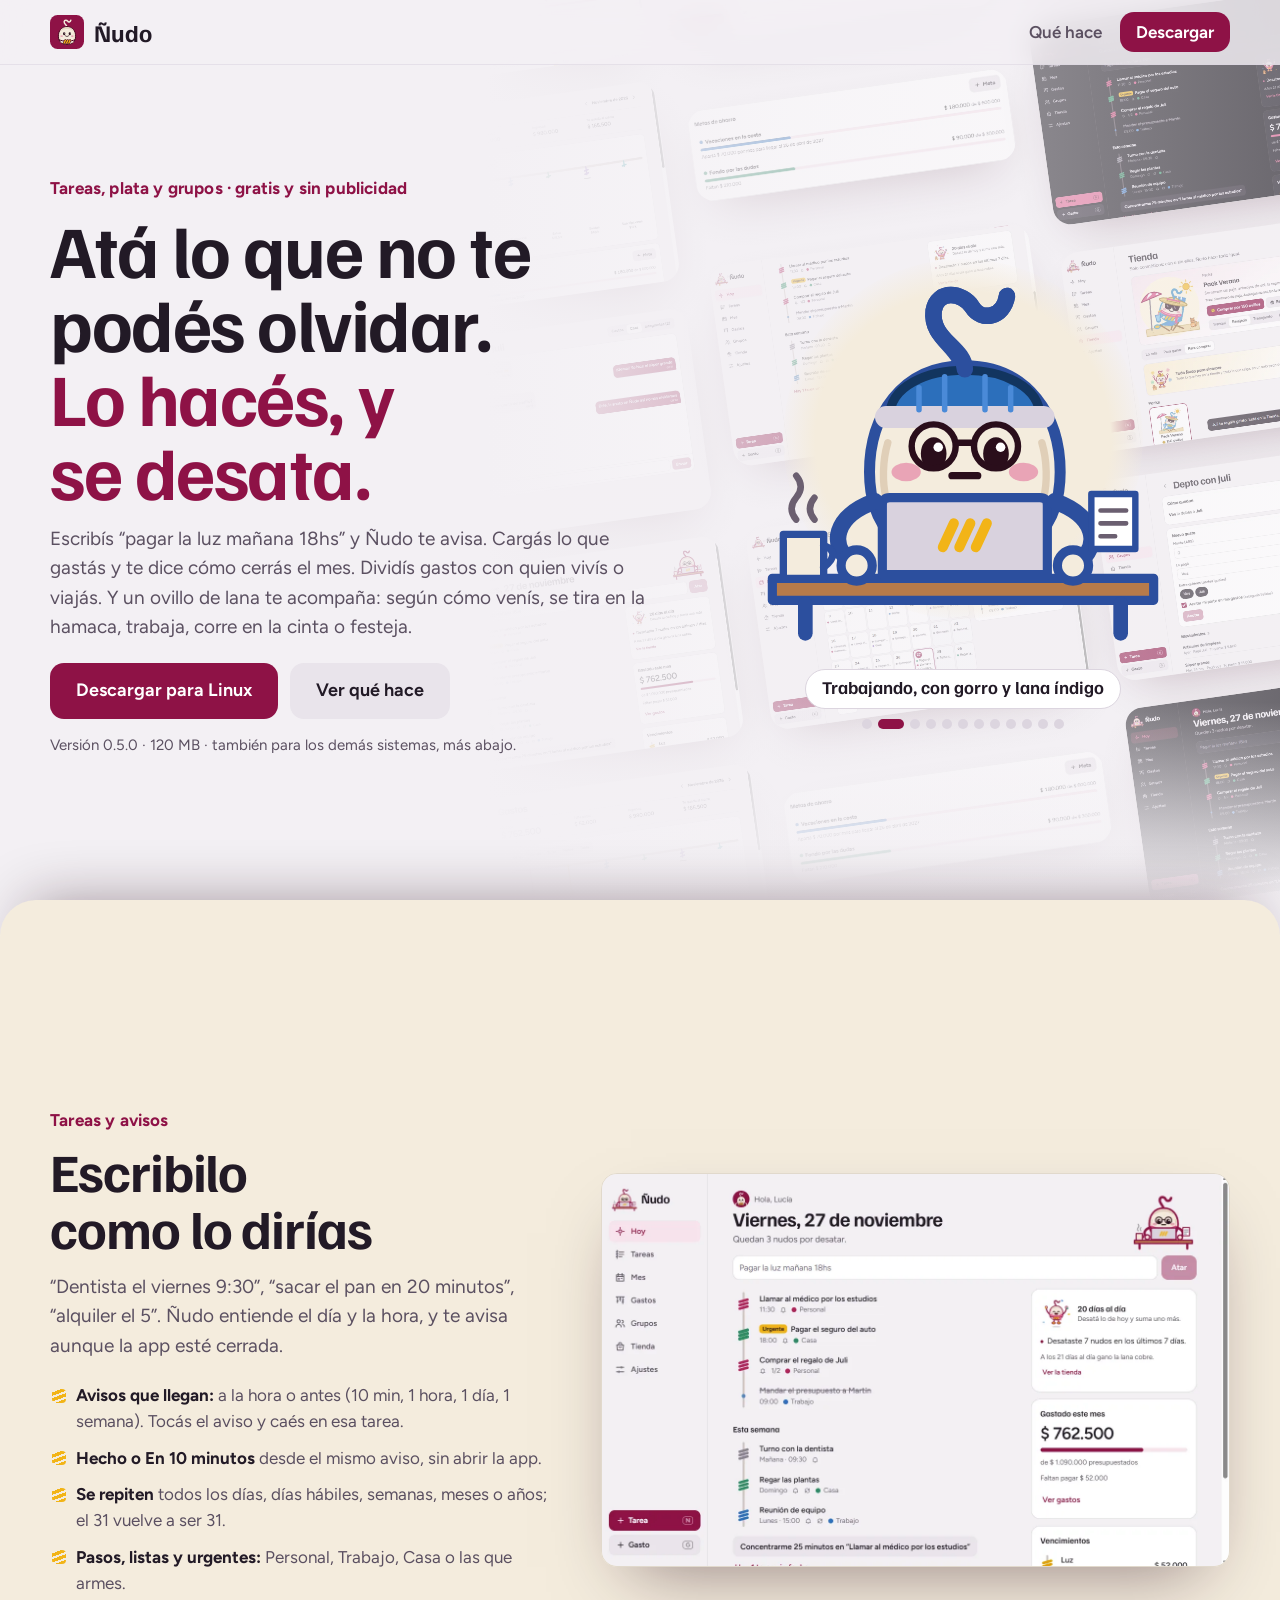
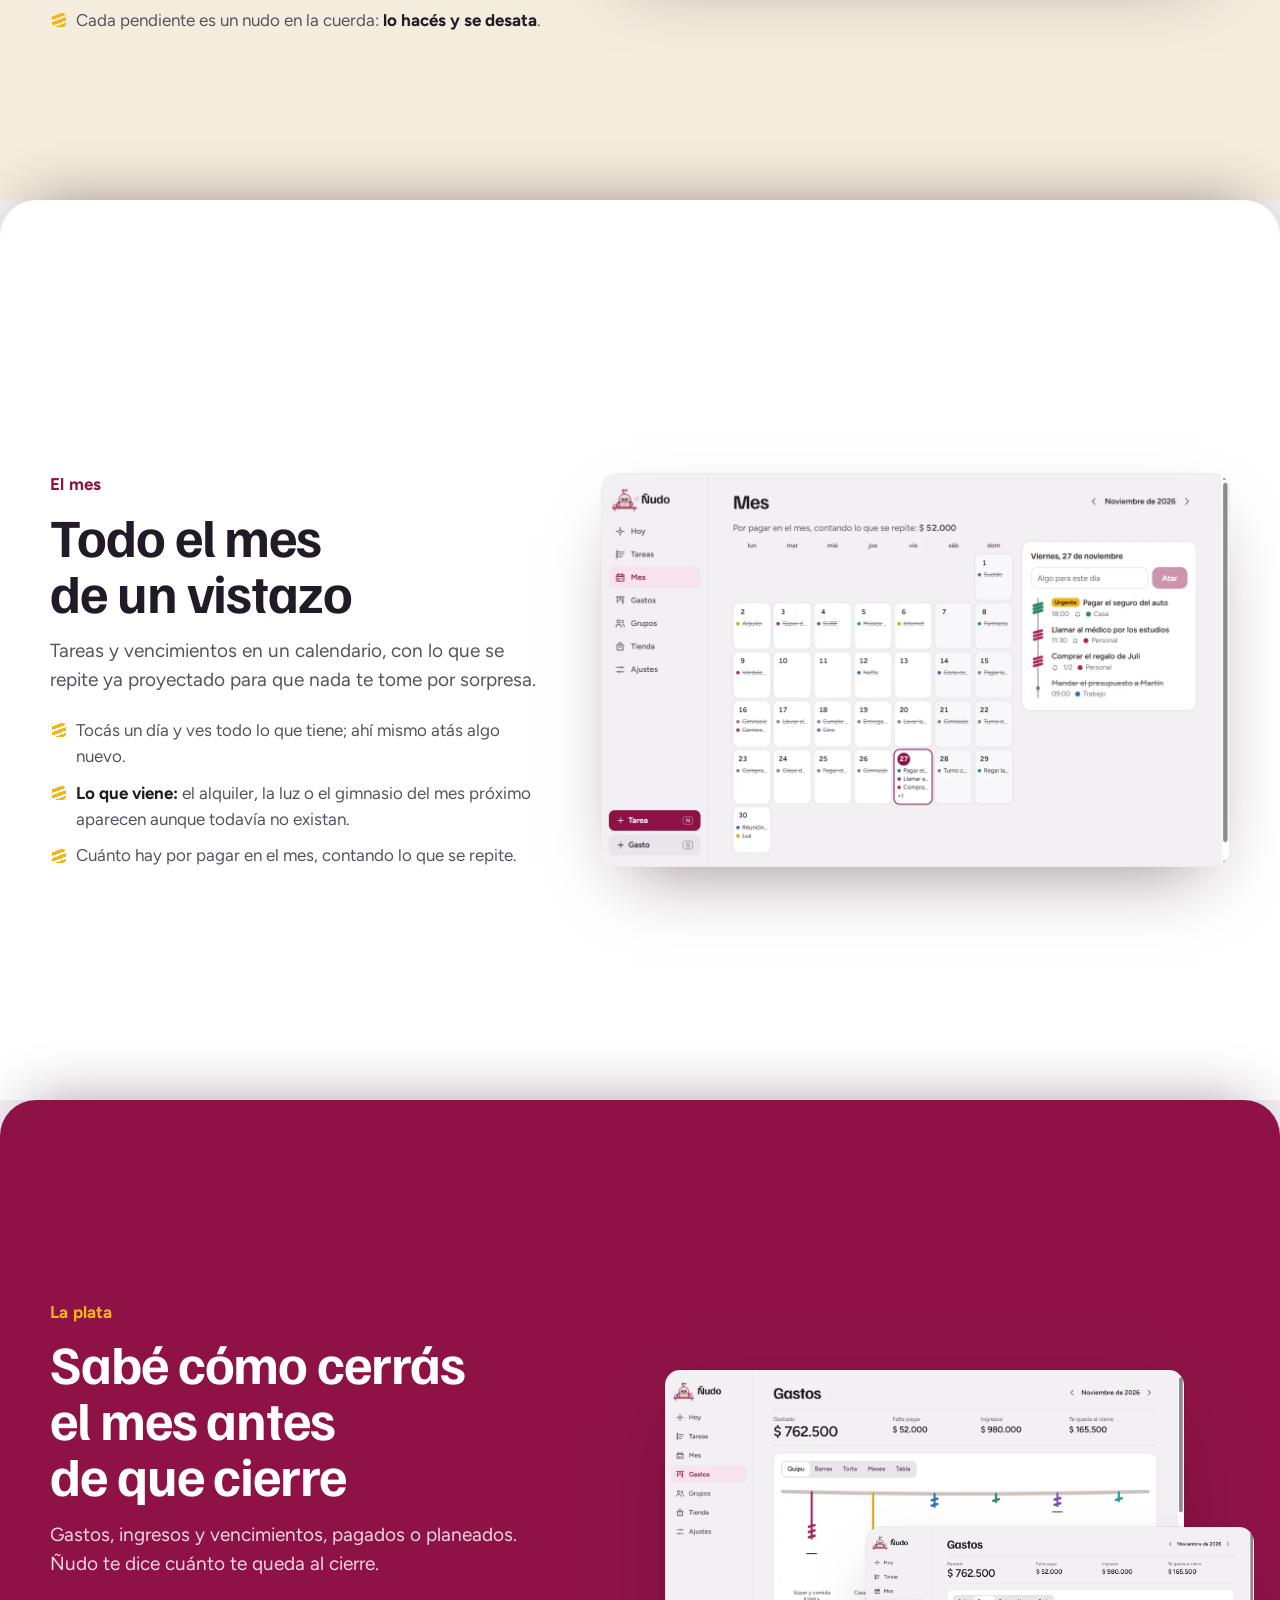
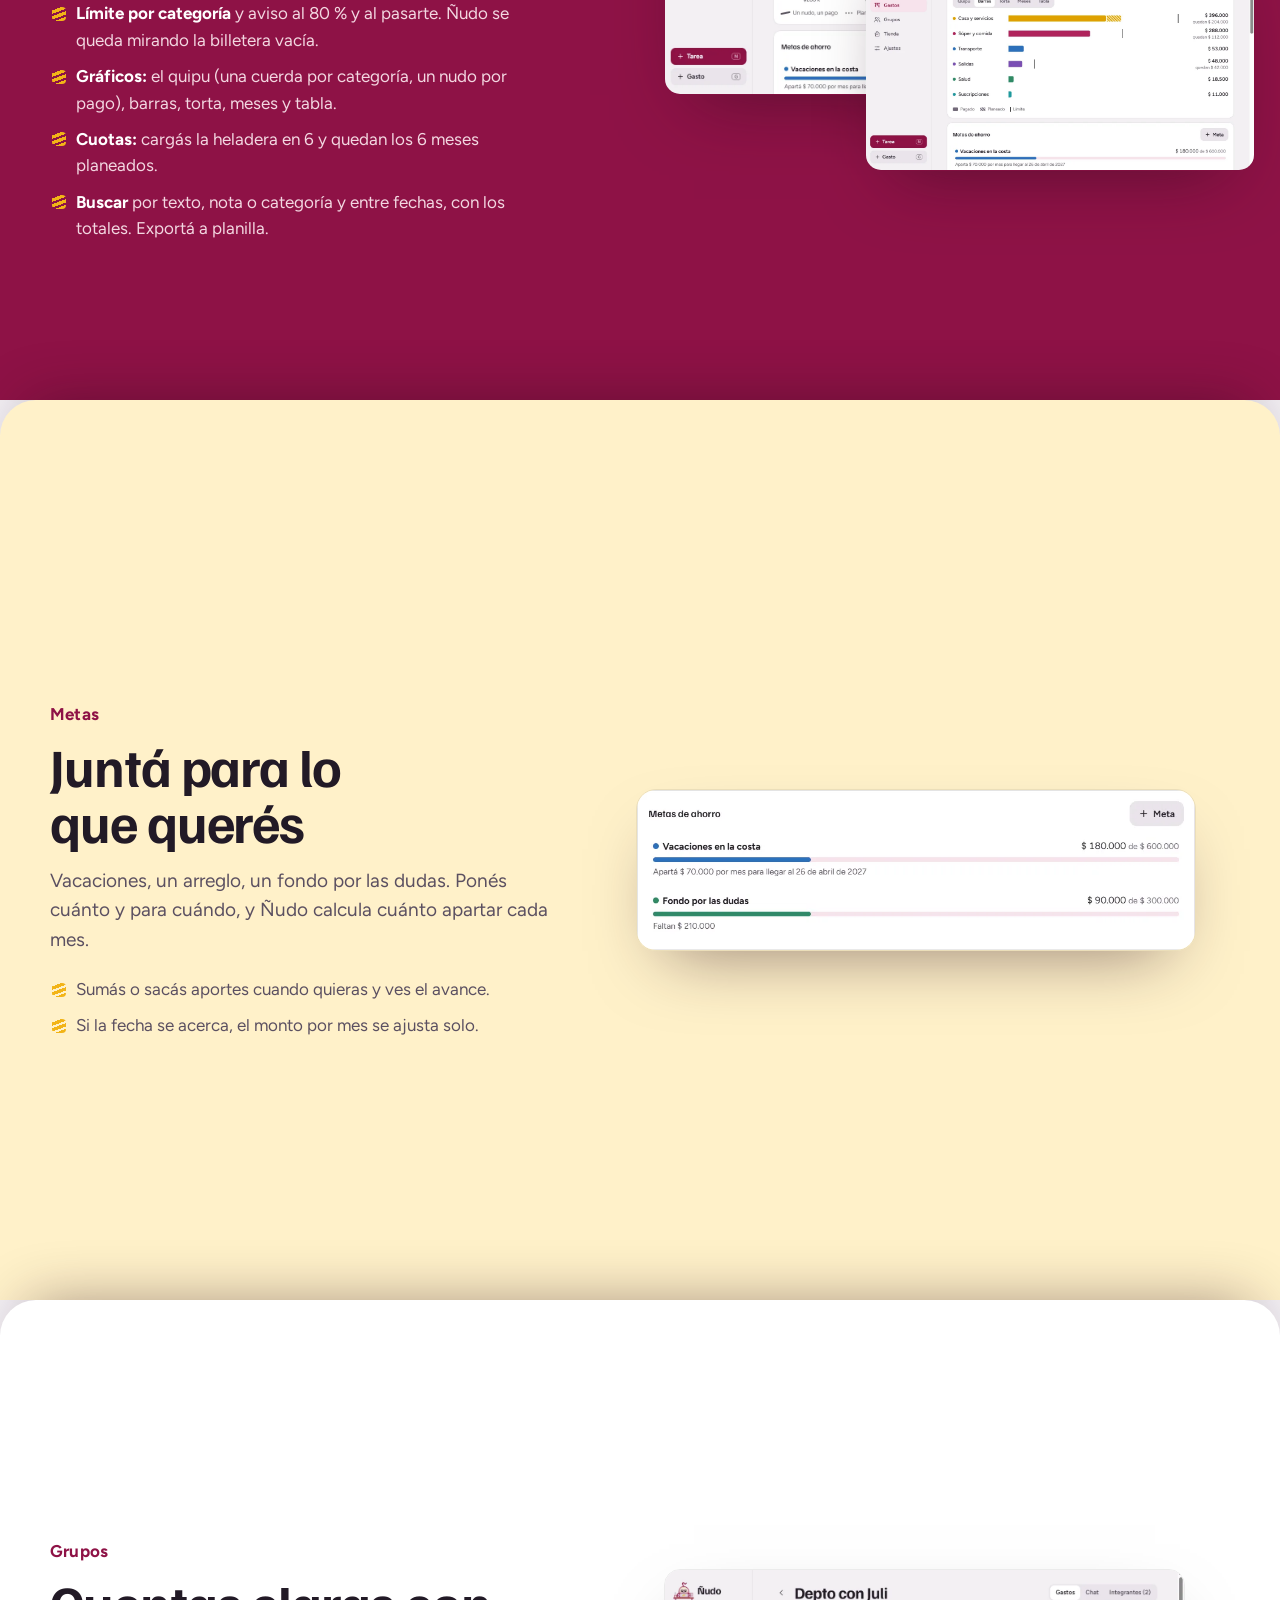
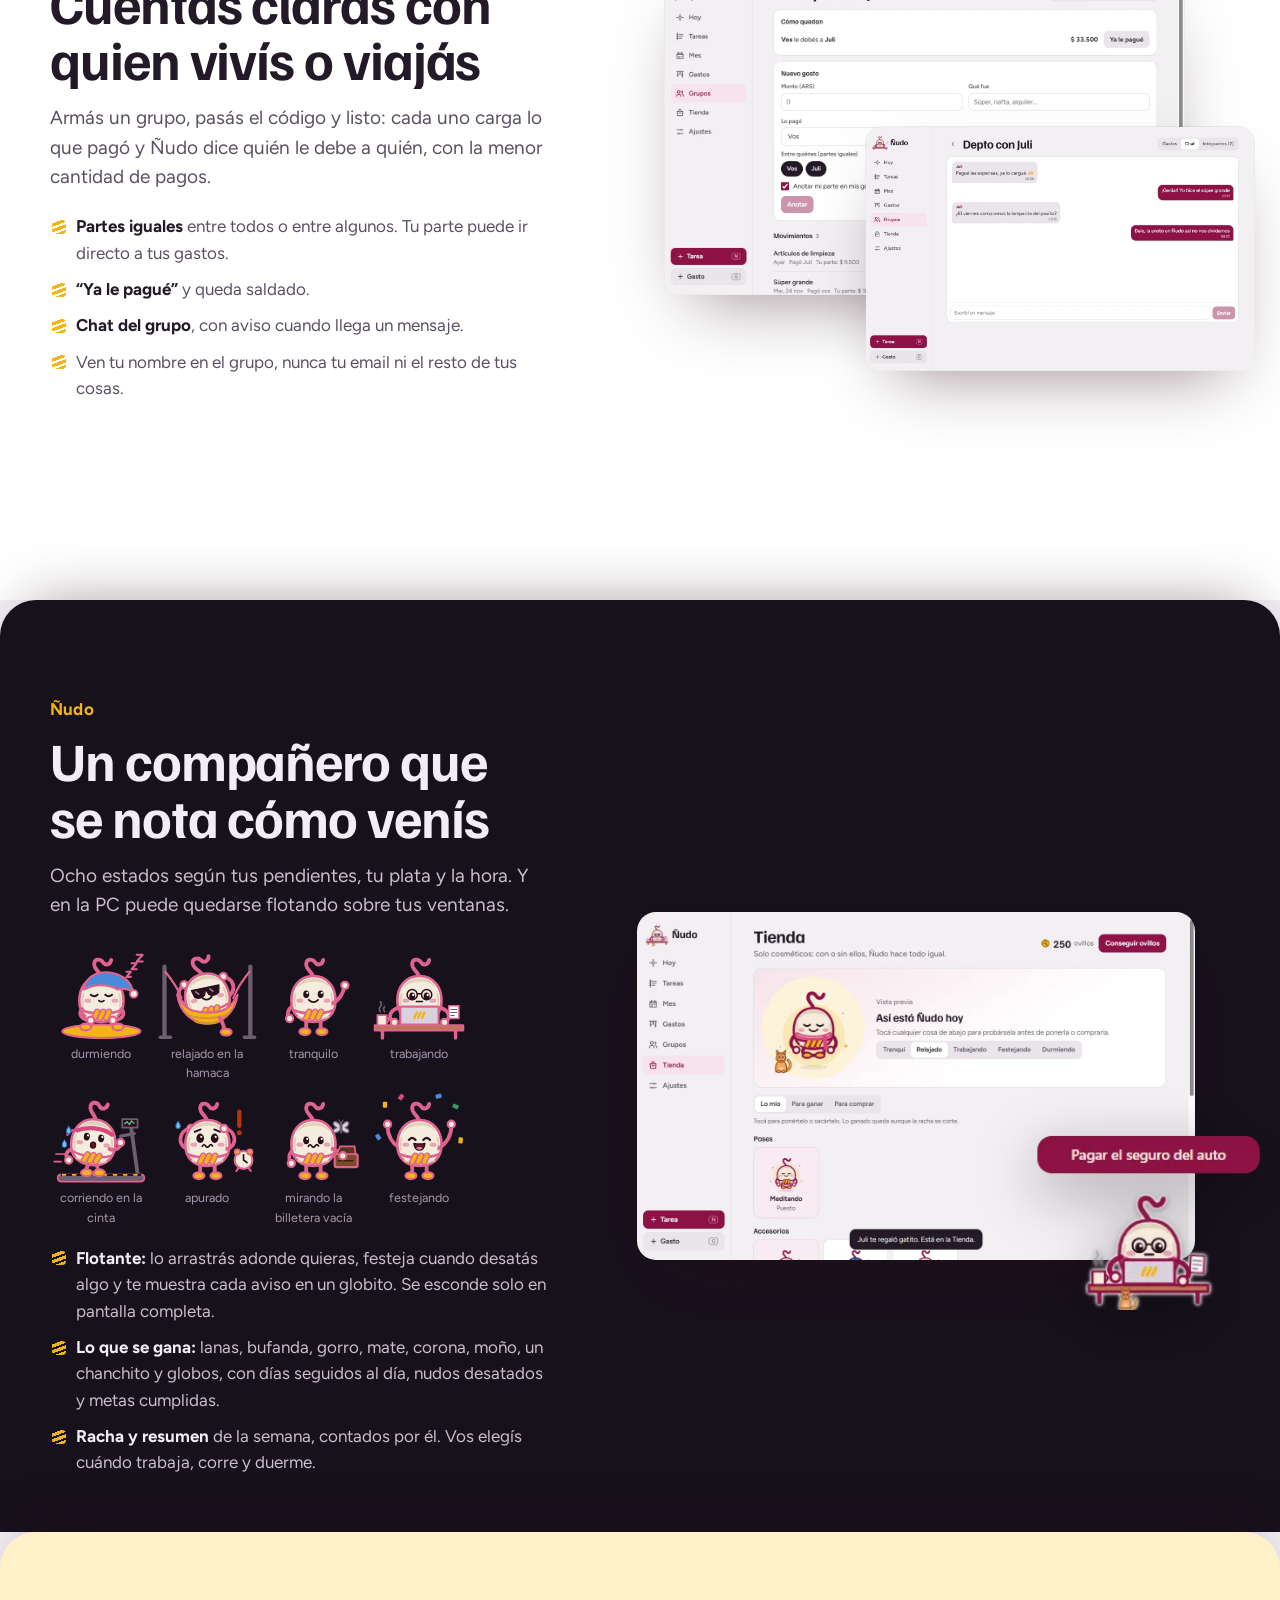
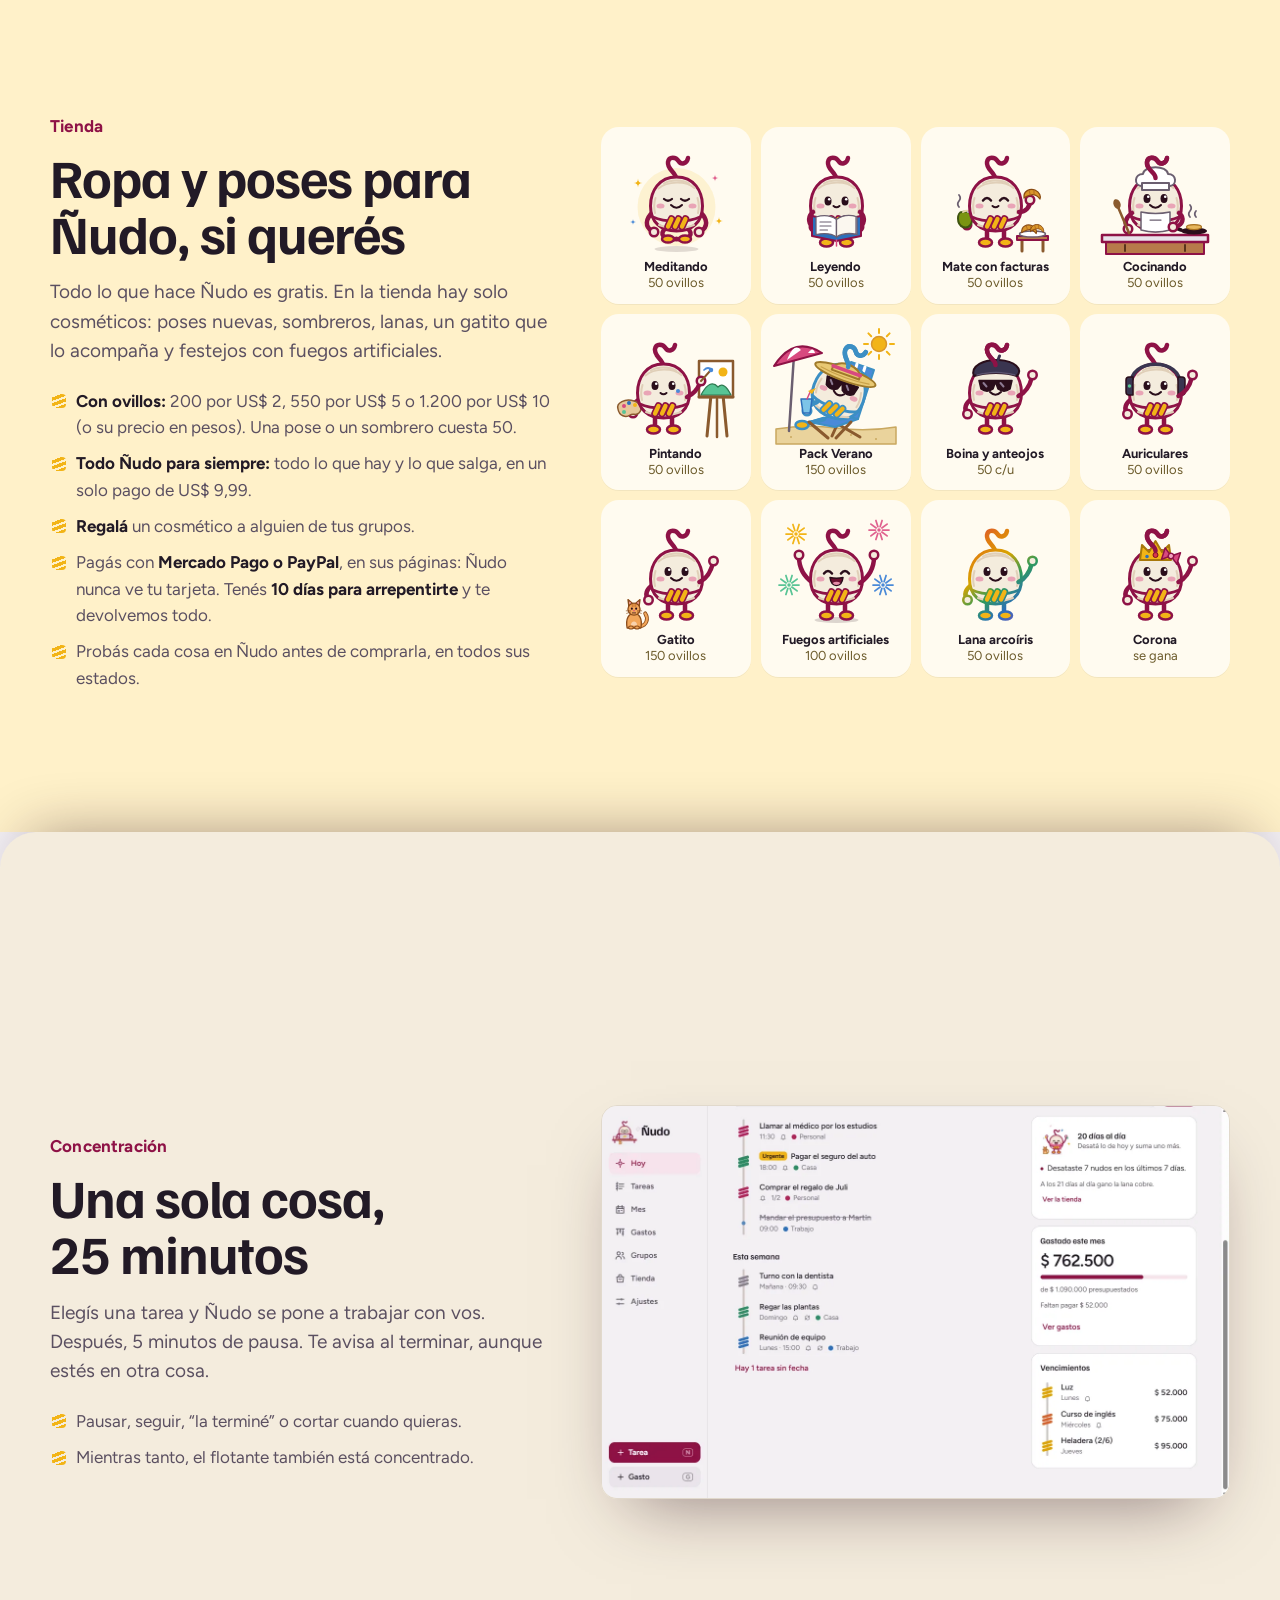
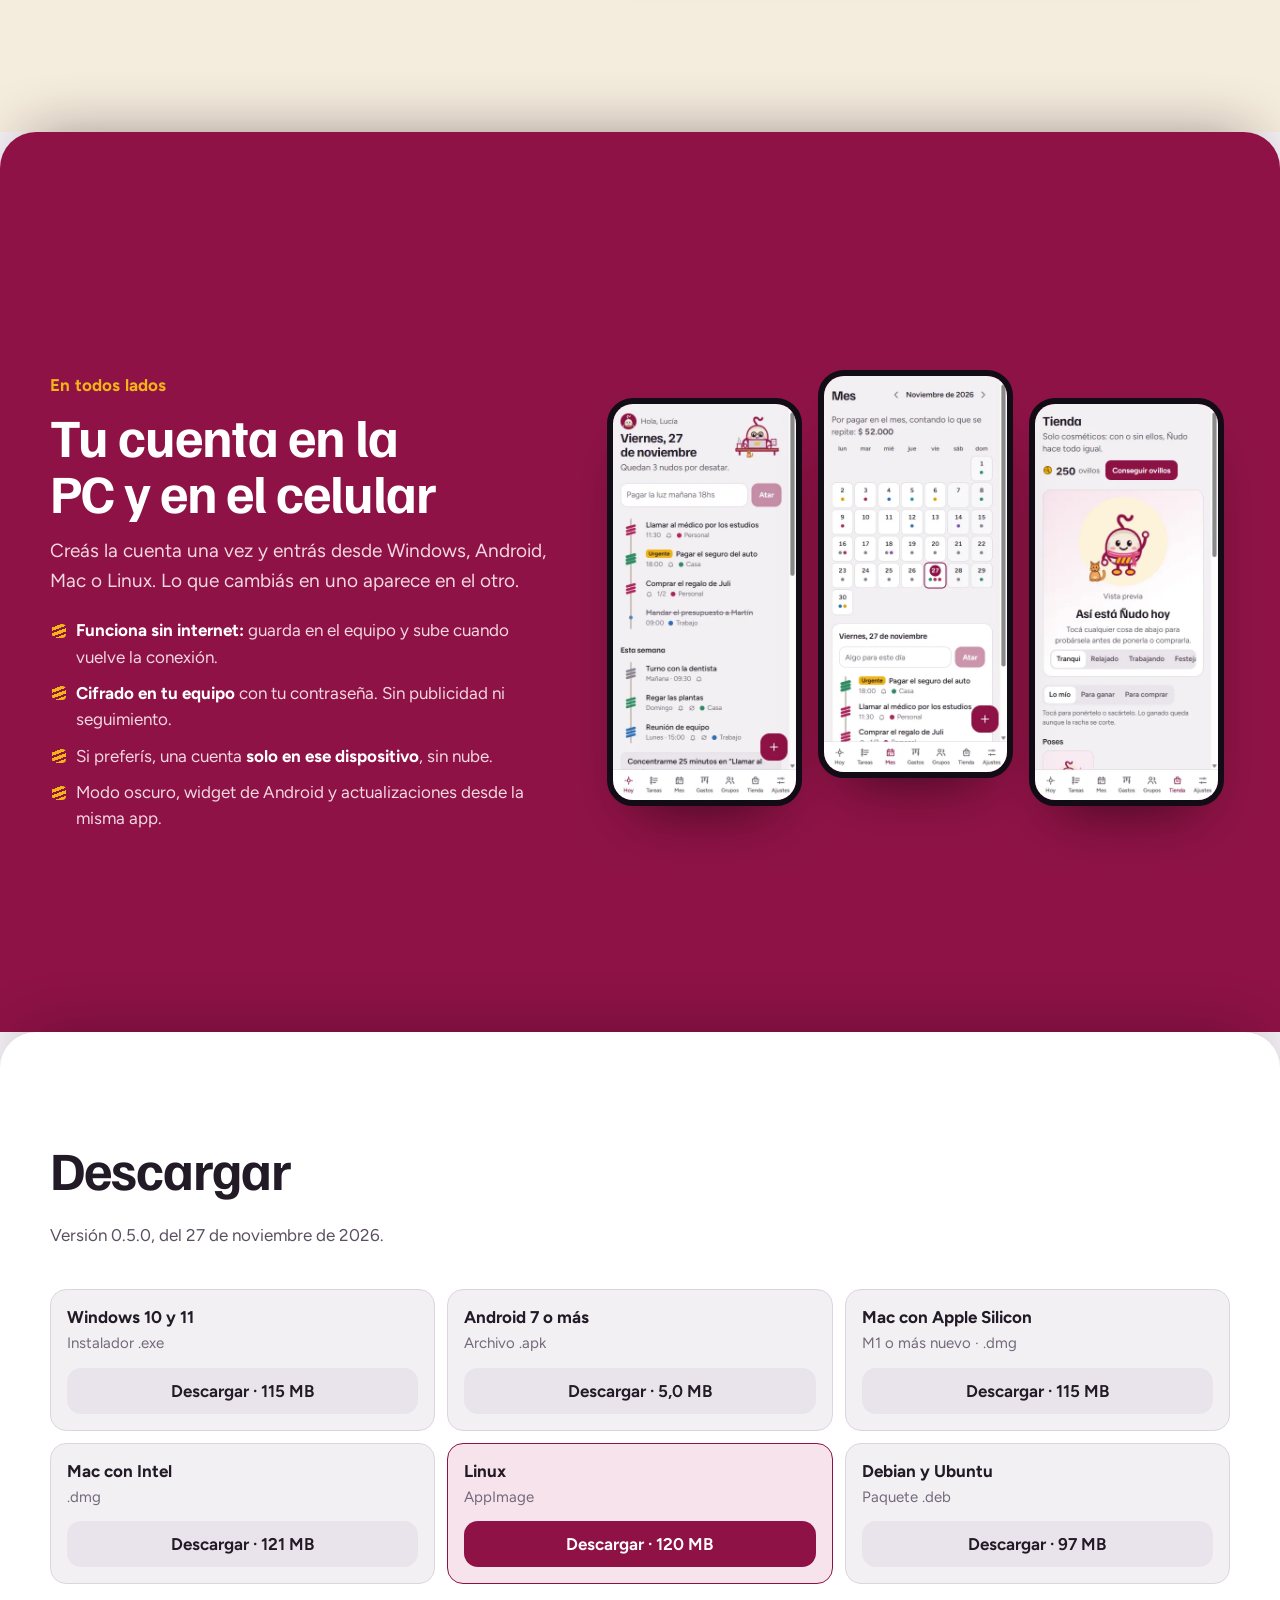
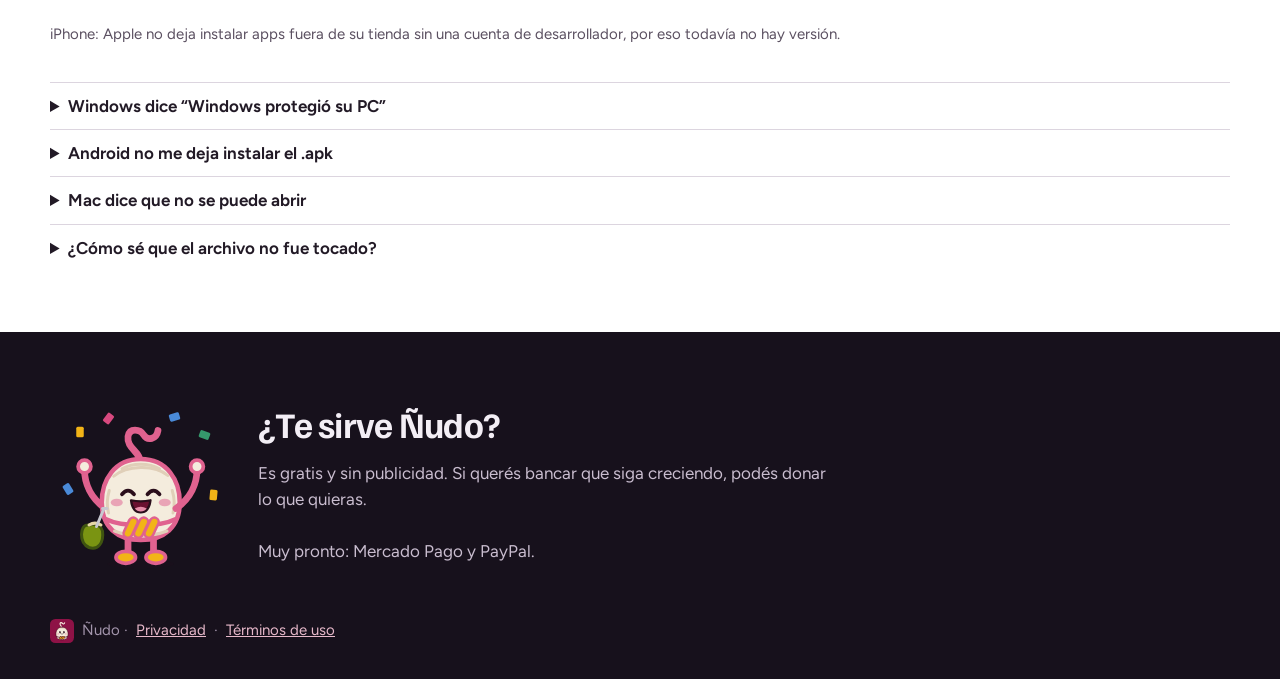
<file: index.html>
<!doctype html>
<html lang="es-AR">
<head>
  <meta charset="utf-8">
  <meta name="viewport" content="width=device-width, initial-scale=1">
  <title>Ñudo · tareas con avisos, gastos y grupos, con un muñequito que te acompaña</title>
  <meta name="description" content="Ñudo es una app gratuita para Windows, Android, Mac y Linux: atás lo que tenés que hacer, te avisa a tiempo, te muestra en qué se va la plata y divide gastos con otras personas.">
  <meta name="theme-color" content="#8E1246">
  <meta property="og:title" content="Ñudo">
  <meta property="og:description" content="Atá lo que no te podés olvidar. Lo hacés, y se desata.">
  <meta property="og:image" content="img/hoy.webp">
  <link rel="icon" href="logo.svg">
  <link rel="stylesheet" href="estilo.css">
<style>/* Animaciones del muñequito. Todo ciclo divide 2,4 s: así los cuadros de Android (scripts/muneco.mjs) empalman. */
.nudo { display: block; flex: none; overflow: visible; }
.nudo g, .nudo path, .nudo ellipse { transform-box: view-box; }
@media (prefers-color-scheme: dark) { :root:not([data-theme=light]) { --n-cord: #E0628F; } }
:root[data-theme=dark] { --n-cord: #E0628F; }

.n-blink { animation: n-blink 2.4s infinite; } @keyframes n-blink { 0%, 91%, 100% { transform: none; } 95% { transform: scaleY(.1); } }
.n-tilde { animation: n-tilde 2.4s ease-in-out infinite; } @keyframes n-tilde { 0%, 100% { transform: rotate(-4deg); } 50% { transform: rotate(5deg); } }
.n-bob { animation: n-bob 1.2s ease-in-out infinite; } @keyframes n-bob { 0%, 100% { transform: none; } 50% { transform: translateY(3px); } }
.n-wave { animation: n-wave 2.4s ease-in-out infinite; } @keyframes n-wave { 0%, 45%, 100% { transform: none; } 8%, 24%, 40% { transform: rotate(14deg); } 16%, 32% { transform: rotate(-12deg); } }

.n-breathe { animation: n-breathe 2.4s ease-in-out infinite; } @keyframes n-breathe { 0%, 100% { transform: none; } 50% { transform: scale(1.03, .96); } }
.n-z { animation: n-z 2.4s linear infinite; } @keyframes n-z { 0% { opacity: 0; transform: translate(-6px, 8px) scale(.7); } 30%, 70% { opacity: 1; } 100% { opacity: 0; transform: translate(6px, -8px); } }
.n-z2 { animation-delay: -1.6s; } .n-z3 { animation-delay: -.8s; }

.n-sway { animation: n-sway 2.4s ease-in-out infinite; } @keyframes n-sway { 0%, 100% { transform: rotate(-3deg); } 50% { transform: rotate(3deg); } }
.n-leg-hang { animation: n-hang 1.2s ease-in-out infinite; } @keyframes n-hang { 0%, 100% { transform: rotate(-8deg); } 50% { transform: rotate(10deg); } }

.n-type1 { animation: n-type .3s ease-in-out infinite; } .n-type2 { animation: n-type .3s -.15s ease-in-out infinite; } @keyframes n-type { 0%, 100% { transform: none; } 50% { transform: translateY(-7px); } }
.n-steam { animation: n-steam 2.4s linear infinite; } @keyframes n-steam { 0% { opacity: 0; transform: translateY(6px); } 40% { opacity: .8; } 100% { opacity: 0; transform: translateY(-8px); } }
.n-sheet { animation: n-sheet 2.4s ease-in infinite; } @keyframes n-sheet { 0% { opacity: 0; transform: translateY(12px); } 15%, 60% { opacity: 1; transform: none; } 100% { opacity: 0; transform: translate(26px, -80px) rotate(50deg); } }

.n-run { animation: n-run .3s ease-in-out infinite; } @keyframes n-run { 0%, 100% { transform: none; } 50% { transform: translateY(-7px); } }
.n-leg-a { animation: n-leg .6s ease-in-out infinite; } .n-leg-b { animation: n-leg .6s -.3s ease-in-out infinite; } @keyframes n-leg { 0%, 100% { transform: rotate(38deg); } 50% { transform: rotate(-38deg); } }
.n-arm-a { animation: n-armr .6s ease-in-out infinite; } .n-arm-b { animation: n-armr .6s -.3s ease-in-out infinite; } @keyframes n-armr { 0%, 100% { transform: rotate(24deg); } 50% { transform: rotate(-24deg); } }
.n-belt { animation: n-belt .3s linear infinite; } @keyframes n-belt { to { stroke-dashoffset: 24; } }
.n-wind { animation: n-wind .6s linear infinite; } @keyframes n-wind { 0% { opacity: 0; transform: translateX(12px); } 40% { opacity: .8; } 100% { opacity: 0; transform: translateX(-10px); } }
.n-sweat { animation: n-sweat 1.2s ease-in infinite; } .n-s2 { animation-delay: -.6s; } @keyframes n-sweat { 0% { opacity: 0; transform: translate(8px, -4px) scale(.5); } 30% { opacity: 1; transform: none; } 100% { opacity: 0; transform: translate(-12px, 22px); } }

.n-shake { animation: n-shake .3s linear infinite; } @keyframes n-shake { 0%, 100% { transform: translateX(-2.5px); } 50% { transform: translateX(2.5px); } }
.n-step1 { animation: n-step .4s ease-in-out infinite; } .n-step2 { animation: n-step .4s -.2s ease-in-out infinite; } @keyframes n-step { 0%, 100% { transform: none; } 50% { transform: translateY(-9px); } }
.n-alarm { animation: n-alarm .2s linear infinite; } @keyframes n-alarm { 0%, 100% { transform: rotate(-9deg); } 50% { transform: rotate(9deg); } }
.n-bang { animation: n-bang .6s ease-in-out infinite; } @keyframes n-bang { 0%, 100% { transform: scale(.85); } 50% { transform: scale(1.12); } }

.n-jump { animation: n-jump .8s cubic-bezier(.4,0,.6,1) infinite; } @keyframes n-jump { 0%, 100% { transform: none; } 50% { transform: translateY(-22px); } }
.n-shadow { animation: n-shadow .8s cubic-bezier(.4,0,.6,1) infinite; } @keyframes n-shadow { 0%, 100% { transform: none; } 50% { transform: scaleX(.7); } }
.n-arm-l { animation: n-arml .4s ease-in-out infinite; } .n-arm-r { animation: n-arml .4s -.2s ease-in-out infinite; } @keyframes n-arml { 0%, 100% { transform: rotate(-7deg); } 50% { transform: rotate(9deg); } }
.n-conf { animation: n-conf 2.4s linear infinite; } .n-c1 { animation-delay: -.8s; } .n-c2 { animation-delay: -1.6s; } @keyframes n-conf { 0% { opacity: 0; transform: translateY(-24px); } 15%, 75% { opacity: 1; } 100% { opacity: 0; transform: translateY(80px) rotate(360deg); } }
@media (prefers-reduced-motion: reduce) { .nudo * { animation: none !important; } }
.n-sigh { animation: n-sigh 2.4s ease-in-out infinite; } @keyframes n-sigh { 0%, 100% { transform: none; } 50% { transform: translateY(3px) scale(1.02, .98); } }
.n-wallet { animation: n-wallet 2.4s ease-in-out infinite; } @keyframes n-wallet { 0%, 100% { transform: none; } 10% { transform: rotate(8deg); } 20% { transform: rotate(-4deg); } 30% { transform: none; } }
.n-moth { animation: n-moth 2.4s ease-in-out infinite; } @keyframes n-moth { 0% { opacity: 0; transform: translate(12px, 52px) scale(.4); } 20% { opacity: 1; transform: translate(6px, 34px) scale(.8) rotate(-12deg); } 45% { transform: translate(-6px, 12px) rotate(10deg); } 75% { opacity: 1; transform: translate(4px, -12px) rotate(-8deg); } 100% { opacity: 0; transform: translate(-4px, -36px); } }
/* Tienda: poses, compañeros y festejos */
.n-float { animation: n-float 2.4s ease-in-out infinite; } @keyframes n-float { 0%, 100% { transform: translateY(-4px); } 50% { transform: translateY(-12px); } }
.n-shadow2 { animation: n-shadow2 2.4s ease-in-out infinite; } @keyframes n-shadow2 { 0%, 100% { transform: none; } 50% { transform: scaleX(.8); opacity: .08; } }
.n-glow { animation: n-glow 2.4s ease-in-out infinite; } @keyframes n-glow { 0%, 100% { transform: scale(.94); opacity: .1; } 50% { transform: scale(1.04); opacity: .2; } }
.n-twinkle { animation: n-twinkle 1.2s ease-in-out infinite; } .n-t1 { animation-delay: -.4s; } .n-t2 { animation-delay: -.8s; } @keyframes n-twinkle { 0%, 100% { transform: scale(.4); opacity: .3; } 50% { transform: scale(1); opacity: 1; } }
.n-page { animation: n-page 2.4s ease-in-out infinite; } @keyframes n-page { 0%, 55% { transform: none; } 80%, 100% { transform: scaleX(-1); opacity: 0; } }
.n-munch { animation: n-munch 2.4s ease-in-out infinite; } @keyframes n-munch { 0%, 60%, 100% { transform: none; } 75% { transform: rotate(-26deg); } }
.n-spin { animation: n-spin 9.6s linear infinite; } @keyframes n-spin { to { transform: rotate(360deg); } }
.n-flip { animation: n-flip 1.2s ease-in-out infinite; } @keyframes n-flip { 0%, 20%, 100% { transform: none; } 55% { transform: translateY(-34px) rotate(180deg); } 85% { transform: rotate(360deg); } }
.n-paint { animation: n-paint 1.2s ease-in-out infinite; } @keyframes n-paint { 0%, 100% { transform: rotate(-6deg); } 50% { transform: rotate(8deg); } }
.n-strokes { animation: n-strokes 2.4s ease-in-out infinite; } @keyframes n-strokes { 0%, 100% { opacity: .3; } 50% { opacity: 1; } }
.n-tail { animation: n-tail 1.2s ease-in-out infinite; } @keyframes n-tail { 0%, 100% { transform: rotate(-10deg); } 50% { transform: rotate(12deg); } }
.n-hop { animation: n-jump .8s cubic-bezier(.4,0,.6,1) -.2s infinite; }
.n-oink { animation: n-bob 1.2s ease-in-out infinite; }
.n-coin { animation: n-coin .8s ease-in infinite; } @keyframes n-coin { 0% { opacity: 0; transform: translateY(-10px); } 30% { opacity: 1; } 80% { opacity: 1; transform: translateY(26px); } 100% { opacity: 0; transform: translateY(28px); } }
.n-burst { animation: n-burst 1.2s ease-out infinite; } .n-b1 { animation-delay: -.4s; } .n-b2 { animation-delay: -.8s; } @keyframes n-burst { 0% { opacity: 0; transform: scale(.2); } 20% { opacity: 1; } 100% { opacity: 0; transform: scale(1.3); } }
.n-balloon { animation: n-balloon 2.4s ease-in-out infinite; } .n-bl1 { animation-delay: -1.2s; } @keyframes n-balloon { 0%, 100% { transform: rotate(-5deg); } 50% { transform: rotate(5deg); } }
.n-bl2 { animation: n-rise 2.4s ease-in-out infinite; } @keyframes n-rise { 0%, 100% { transform: translateY(0) rotate(-4deg); } 50% { transform: translateY(-10px) rotate(4deg); } }
</style>
</head>
<body>
  <header class="top">
    <a class="marca" href="./"><img src="logo.svg" width="34" height="34" alt=""><span>Ñudo</span></a>
    <nav aria-label="Secciones"><a href="#que-hace">Qué hace</a><a href="#bajar" class="btn primary chico">Descargar</a></nav>
  </header>

  <main>
    <section class="hero">
      <div class="pared" aria-hidden="true"><div class="col"><img src="img/hoy.webp" alt="" loading="lazy"><img src="img/gastos.webp" alt="" loading="lazy"><img src="img/grupo-chat.webp" alt="" loading="lazy"><img src="img/hoy.webp" alt="" loading="lazy"><img src="img/gastos.webp" alt="" loading="lazy"><img src="img/grupo-chat.webp" alt="" loading="lazy"></div><div class="col"><img src="img/mes.webp" alt="" loading="lazy"><img src="img/metas.webp" alt="" loading="lazy"><img src="img/concentracion.webp" alt="" loading="lazy"><img src="img/mes.webp" alt="" loading="lazy"><img src="img/metas.webp" alt="" loading="lazy"><img src="img/concentracion.webp" alt="" loading="lazy"></div><div class="col"><img src="img/grupo-cuentas.webp" alt="" loading="lazy"><img src="img/hoy-oscuro.webp" alt="" loading="lazy"><img src="img/tienda.webp" alt="" loading="lazy"><img src="img/grupo-cuentas.webp" alt="" loading="lazy"><img src="img/hoy-oscuro.webp" alt="" loading="lazy"><img src="img/tienda.webp" alt="" loading="lazy"></div></div>
      <div class="hero-in">
        <div class="hero-txt">
          <p class="eyebrow">Tareas, plata y grupos · gratis y sin publicidad</p>
          <h1>Atá lo que no te podés olvidar. <span>Lo hacés, y se desata.</span></h1>
          <p class="lede">Escribís “pagar la luz mañana 18hs” y Ñudo te avisa. Cargás lo que gastás y te dice cómo cerrás el mes. Dividís gastos con quien vivís o viajás. Y un ovillo de lana te acompaña: según cómo venís, se tira en la hamaca, trabaja, corre en la cinta o festeja.</p>
          <div class="cta">
            <a class="btn primary big" id="bajar-principal" href="#bajar">Descargar Ñudo</a>
            <a class="btn big" href="#que-hace">Ver qué hace</a>
          </div>
          <p class="muted small" id="version">Para Windows, Android, Mac y Linux.</p>
        </div>
        <figure class="escenario" aria-label="Ñudo en sus distintos estados">
          <div class="pases"><div class="pase on" data-label="Tranqui, con bufanda"><svg class="nudo" viewBox="0 0 240 240" role="img" aria-label="Ñudo tranquilo"><path d="M104 186 V206" fill="none" stroke="#8E1246" stroke-width="9" stroke-linecap="round" stroke-linejoin="round"/><path d="M138 186 V206" fill="none" stroke="#8E1246" stroke-width="9" stroke-linecap="round" stroke-linejoin="round"/><ellipse cx="101" cy="211" rx="13" ry="8" fill="#F2B417" stroke="#8E1246" stroke-width="5"/><ellipse cx="141" cy="211" rx="13" ry="8" fill="#F2B417" stroke="#8E1246" stroke-width="5"/><g class="n-bob" style="transform-origin:120px 130px"><path d="M74 150 C60 158 58 170 64 178" fill="none" stroke="#8E1246" stroke-width="9" stroke-linecap="round" stroke-linejoin="round"/><circle cx="65" cy="180" r="8.5" fill="#F4ECDD" stroke="#8E1246" stroke-width="5"/><g class="n-tilde" style="transform-origin:121px 86px"><path d="M121 86 C121 70 102 66 104 50 C106 38 120 40 125 48 C130 56 142 54 144 42" fill="none" stroke="#8E1246" stroke-width="9" stroke-linecap="round" stroke-linejoin="round"/></g><path d="M121 80 C156 80 173 108 173 138 C173 171 152 188 121 188 C90 188 69 171 69 138 C69 108 86 80 121 80 Z" fill="#F4ECDD" stroke="#8E1246" stroke-width="6" stroke-linecap="round" stroke-linejoin="round"/><path d="M85 103 C102 88 140 87 157 102" fill="none" stroke="#E0CFB8" stroke-width="4" stroke-linecap="round" stroke-linejoin="round"/><path d="M96 93 C110 85 132 85 146 93" fill="none" stroke="#E0CFB8" stroke-width="4" stroke-linecap="round" stroke-linejoin="round"/><path d="M78 152 C76 144 76 132 79 122" fill="none" stroke="#E0CFB8" stroke-width="4" stroke-linecap="round" stroke-linejoin="round"/><path d="M164 152 C166 144 166 132 163 122" fill="none" stroke="#E0CFB8" stroke-width="4" stroke-linecap="round" stroke-linejoin="round"/><path d="M86 176 C106 184 136 184 156 176" fill="none" stroke="#E0CFB8" stroke-width="4" stroke-linecap="round" stroke-linejoin="round"/><ellipse cx="89" cy="138" rx="8" ry="5" fill="#E58CA8" opacity=".75"/><ellipse cx="153" cy="138" rx="8" ry="5" fill="#E58CA8" opacity=".75"/><path d="M74 160 C96 171 146 171 168 160" fill="none" stroke="#8E1246" stroke-width="6" stroke-linecap="round" stroke-linejoin="round"/><path d="M111 164 L104 179" fill="none" stroke="#8E1246" stroke-width="15" stroke-linecap="round" stroke-linejoin="round"/><path d="M125 164 L118 179" fill="none" stroke="#8E1246" stroke-width="15" stroke-linecap="round" stroke-linejoin="round"/><path d="M139 164 L132 179" fill="none" stroke="#8E1246" stroke-width="15" stroke-linecap="round" stroke-linejoin="round"/><path d="M111 164 L104 179" fill="none" stroke="#F2B417" stroke-width="8.5" stroke-linecap="round" stroke-linejoin="round"/><path d="M125 164 L118 179" fill="none" stroke="#F2B417" stroke-width="8.5" stroke-linecap="round" stroke-linejoin="round"/><path d="M139 164 L132 179" fill="none" stroke="#F2B417" stroke-width="8.5" stroke-linecap="round" stroke-linejoin="round"/><g class="n-blink" style="transform-origin:120px 123px"><ellipse cx="104" cy="123" rx="7" ry="9" fill="#2A0E1B"/><circle cx="106.5" cy="119.5" r="2.6" fill="#FFFFFF" stroke="none" stroke-width="0"/><ellipse cx="138" cy="123" rx="7" ry="9" fill="#2A0E1B"/><circle cx="140.5" cy="119.5" r="2.6" fill="#FFFFFF" stroke="none" stroke-width="0"/></g><g transform="translate(0 -3)"><path d="M110 139 Q121 150 132 139" fill="none" stroke="#2A0E1B" stroke-width="4" stroke-linecap="round" stroke-linejoin="round"/></g><path d="M78 150 C100 162 142 162 164 150" fill="none" stroke="#D8497F" stroke-width="13" stroke-linecap="round" stroke-linejoin="round"/><path d="M80 150 C100 160 142 160 162 150" fill="none" stroke="#F2A3C0" stroke-width="3" stroke-linecap="round" stroke-linejoin="round"/><path d="M150 156 C152 166 150 176 154 184" fill="none" stroke="#D8497F" stroke-width="11" stroke-linecap="round" stroke-linejoin="round"/><path d="M149 186 l-2 6 M155 186 l1 6" fill="none" stroke="#D8497F" stroke-width="3" stroke-linecap="round" stroke-linejoin="round"/><g class="n-wave" style="transform-origin:167px 144px"><path d="M167 144 C184 136 190 122 194 106" fill="none" stroke="#8E1246" stroke-width="9" stroke-linecap="round" stroke-linejoin="round"/><circle cx="195" cy="102" r="8.5" fill="#F4ECDD" stroke="#8E1246" stroke-width="5"/></g></g></svg></div><div class="pase" data-label="Trabajando, con gorro y lana índigo"><svg class="nudo" viewBox="0 0 240 240" role="img" aria-label="Ñudo trabajando"><g class="n-bob" style="transform-origin:120px 130px"><g class="n-tilde" style="transform-origin:121px 86px"><path d="M121 86 C121 70 102 66 104 50 C106 38 120 40 125 48 C130 56 142 54 144 42" fill="none" stroke="#2C4F9E" stroke-width="9" stroke-linecap="round" stroke-linejoin="round"/></g><path d="M121 80 C156 80 173 108 173 138 C173 171 152 188 121 188 C90 188 69 171 69 138 C69 108 86 80 121 80 Z" fill="#F4ECDD" stroke="#2C4F9E" stroke-width="6" stroke-linecap="round" stroke-linejoin="round"/><path d="M85 103 C102 88 140 87 157 102" fill="none" stroke="#E0CFB8" stroke-width="4" stroke-linecap="round" stroke-linejoin="round"/><path d="M96 93 C110 85 132 85 146 93" fill="none" stroke="#E0CFB8" stroke-width="4" stroke-linecap="round" stroke-linejoin="round"/><path d="M78 152 C76 144 76 132 79 122" fill="none" stroke="#E0CFB8" stroke-width="4" stroke-linecap="round" stroke-linejoin="round"/><path d="M164 152 C166 144 166 132 163 122" fill="none" stroke="#E0CFB8" stroke-width="4" stroke-linecap="round" stroke-linejoin="round"/><path d="M86 176 C106 184 136 184 156 176" fill="none" stroke="#E0CFB8" stroke-width="4" stroke-linecap="round" stroke-linejoin="round"/><ellipse cx="89" cy="138" rx="8" ry="5" fill="#E58CA8" opacity=".75"/><ellipse cx="153" cy="138" rx="8" ry="5" fill="#E58CA8" opacity=".75"/><path d="M74 160 C96 171 146 171 168 160" fill="none" stroke="#2C4F9E" stroke-width="6" stroke-linecap="round" stroke-linejoin="round"/><path d="M111 164 L104 179" fill="none" stroke="#2C4F9E" stroke-width="15" stroke-linecap="round" stroke-linejoin="round"/><path d="M125 164 L118 179" fill="none" stroke="#2C4F9E" stroke-width="15" stroke-linecap="round" stroke-linejoin="round"/><path d="M139 164 L132 179" fill="none" stroke="#2C4F9E" stroke-width="15" stroke-linecap="round" stroke-linejoin="round"/><path d="M111 164 L104 179" fill="none" stroke="#F2B417" stroke-width="8.5" stroke-linecap="round" stroke-linejoin="round"/><path d="M125 164 L118 179" fill="none" stroke="#F2B417" stroke-width="8.5" stroke-linecap="round" stroke-linejoin="round"/><path d="M139 164 L132 179" fill="none" stroke="#F2B417" stroke-width="8.5" stroke-linecap="round" stroke-linejoin="round"/><g class="n-blink" style="transform-origin:120px 128px"><ellipse cx="104" cy="128" rx="7" ry="9" fill="#2A0E1B"/><circle cx="106.5" cy="124.5" r="2.6" fill="#FFFFFF" stroke="none" stroke-width="0"/><ellipse cx="138" cy="128" rx="7" ry="9" fill="#2A0E1B"/><circle cx="140.5" cy="124.5" r="2.6" fill="#FFFFFF" stroke="none" stroke-width="0"/></g><g transform="translate(0 -3)"><path d="M114 143 H128" fill="none" stroke="#2A0E1B" stroke-width="4" stroke-linecap="round" stroke-linejoin="round"/></g><path d="M80 108 C80 74 162 74 162 108 Z" fill="#2C6FBB" stroke="#12355F" stroke-width="5" stroke-linecap="round" stroke-linejoin="round"/><path d="M78 108 H164" fill="none" stroke="#D9D2DE" stroke-width="12" stroke-linecap="round" stroke-linejoin="round"/><path d="M96 92 v12 M110 86 v18 M132 86 v18 M146 92 v12" fill="none" stroke="#4A8AD8" stroke-width="3" stroke-linecap="round" stroke-linejoin="round"/><g class="n-tilde" style="transform-origin:121px 86px"><path d="M121 82 C121 70 102 66 104 50 C106 38 120 40 125 48 C130 56 142 54 144 42" fill="none" stroke="#2C4F9E" stroke-width="9" stroke-linecap="round" stroke-linejoin="round"/></g><path d="M92 124 a12 12 0 1 0 24 0 a12 12 0 1 0 -24 0 M126 124 a12 12 0 1 0 24 0 a12 12 0 1 0 -24 0 M116 122 H126" fill="none" stroke="#2A0E1B" stroke-width="3.5" stroke-linecap="round" stroke-linejoin="round"/></g><path d="M16 196 H224 V208 H16 Z" fill="#B77B4A" stroke="#2C4F9E" stroke-width="5" stroke-linecap="round" stroke-linejoin="round"/><path d="M34 210 V226" fill="none" stroke="#2C4F9E" stroke-width="8" stroke-linecap="round" stroke-linejoin="round"/><path d="M206 210 V226" fill="none" stroke="#2C4F9E" stroke-width="8" stroke-linecap="round" stroke-linejoin="round"/><path d="M80 152 H162 Q166 152 166 156 V194 H76 V156 Q76 152 80 152 Z" fill="#D9D2DE" stroke="#2C4F9E" stroke-width="5" stroke-linecap="round" stroke-linejoin="round"/><path d="M115 166 L109 179" fill="none" stroke="#F2B417" stroke-width="5.5" stroke-linecap="round" stroke-linejoin="round"/><path d="M124 166 L118 179" fill="none" stroke="#F2B417" stroke-width="5.5" stroke-linecap="round" stroke-linejoin="round"/><path d="M133 166 L127 179" fill="none" stroke="#F2B417" stroke-width="5.5" stroke-linecap="round" stroke-linejoin="round"/><g class="n-type1" style="transform-origin:72px 154px"><path d="M72 154 C50 162 46 178 60 188" fill="none" stroke="#2C4F9E" stroke-width="9" stroke-linecap="round" stroke-linejoin="round"/><circle cx="62" cy="189" r="8.5" fill="#F4ECDD" stroke="#2C4F9E" stroke-width="5"/></g><g class="n-type2" style="transform-origin:170px 154px"><path d="M170 154 C192 162 196 178 182 188" fill="none" stroke="#2C4F9E" stroke-width="9" stroke-linecap="round" stroke-linejoin="round"/><circle cx="180" cy="189" r="8.5" fill="#F4ECDD" stroke="#2C4F9E" stroke-width="5"/></g><path d="M22 172 H44 V196 H22 Z" fill="#F4ECDD" stroke="#2C4F9E" stroke-width="4" stroke-linecap="round" stroke-linejoin="round"/><path d="M44 178 q10 4 0 12" fill="none" stroke="#2C4F9E" stroke-width="4" stroke-linecap="round" stroke-linejoin="round"/><g class="n-steam" style="transform-origin:33px 158px"><path d="M29 164 q-5 -6 0 -12 q5 -6 0 -12" fill="none" stroke="#6B5F70" stroke-width="3.5" stroke-linecap="round" stroke-linejoin="round"/><path d="M39 164 q-5 -6 0 -12" fill="none" stroke="#6B5F70" stroke-width="3.5" stroke-linecap="round" stroke-linejoin="round"/></g><g class="n-sheet" style="transform-origin:202px 190px"><path d="M190 150 h24 v30 h-24 Z" fill="#FFFFFF" stroke="#2C4F9E" stroke-width="3.5" stroke-linecap="round" stroke-linejoin="round"/><path d="M195 159 h14 M195 166 h14 M195 173 h8" fill="none" stroke="#6B5F70" stroke-width="2.5" stroke-linecap="round" stroke-linejoin="round"/></g></svg></div><div class="pase" data-label="Corriendo en la cinta, lana monte"><svg class="nudo" viewBox="0 0 240 240" role="img" aria-label="Ñudo corriendo en la cinta"><path d="M206 206 L190 92" fill="none" stroke="#6B5F70" stroke-width="9" stroke-linecap="round" stroke-linejoin="round"/><path d="M198 112 L166 118" fill="none" stroke="#6B5F70" stroke-width="8" stroke-linecap="round" stroke-linejoin="round"/><path d="M170 78 H206 V98 H170 Z" fill="#2A0E1B" stroke="#6B5F70" stroke-width="4" stroke-linecap="round" stroke-linejoin="round"/><path d="M176 89 l5 -5 l6 7 l5 -9 l6 6" fill="none" stroke="#58C495" stroke-width="3" stroke-linecap="round" stroke-linejoin="round"/><path d="M28 208 H212 Q222 208 222 216 Q222 225 212 225 H28 Q18 225 18 216 Q18 208 28 208 Z" fill="#6B5F70" stroke="#2E7A52" stroke-width="4" stroke-linecap="round" stroke-linejoin="round"/><path d="M28 209 H212" fill="none" stroke="#2A0E1B" stroke-width="6" stroke-linecap="round" stroke-linejoin="round"/><path class="n-belt" d="M28 209 H212" fill="none" stroke="#F2B417" stroke-width="4" stroke-dasharray="10 14"/><g transform="translate(-22 -2)"><g class="n-run" style="transform-origin:120px 130px"><g class="n-leg-a" style="transform-origin:112px 180px"><path d="M112 182 C112 192 106 198 104 204" fill="none" stroke="#2E7A52" stroke-width="9" stroke-linecap="round" stroke-linejoin="round"/><ellipse cx="108" cy="206" rx="13" ry="8" fill="#F2B417" stroke="#2E7A52" stroke-width="5"/></g><g class="n-leg-b" style="transform-origin:132px 180px"><path d="M132 182 C132 192 136 198 134 204" fill="none" stroke="#2E7A52" stroke-width="9" stroke-linecap="round" stroke-linejoin="round"/><ellipse cx="138" cy="206" rx="13" ry="8" fill="#F2B417" stroke="#2E7A52" stroke-width="5"/></g><g class="n-arm-b" style="transform-origin:78px 150px"><path d="M78 150 C62 152 56 164 64 174" fill="none" stroke="#2E7A52" stroke-width="9" stroke-linecap="round" stroke-linejoin="round"/><circle cx="66" cy="176" r="8.5" fill="#F4ECDD" stroke="#2E7A52" stroke-width="5"/></g><g transform="rotate(7 121 160)"><g class="n-tilde" style="transform-origin:121px 86px"><path d="M121 86 C121 70 102 66 104 50 C106 38 120 40 125 48 C130 56 142 54 144 42" fill="none" stroke="#2E7A52" stroke-width="9" stroke-linecap="round" stroke-linejoin="round"/></g><path d="M121 80 C156 80 173 108 173 138 C173 171 152 188 121 188 C90 188 69 171 69 138 C69 108 86 80 121 80 Z" fill="#F4ECDD" stroke="#2E7A52" stroke-width="6" stroke-linecap="round" stroke-linejoin="round"/><path d="M85 103 C102 88 140 87 157 102" fill="none" stroke="#E0CFB8" stroke-width="4" stroke-linecap="round" stroke-linejoin="round"/><path d="M96 93 C110 85 132 85 146 93" fill="none" stroke="#E0CFB8" stroke-width="4" stroke-linecap="round" stroke-linejoin="round"/><path d="M78 152 C76 144 76 132 79 122" fill="none" stroke="#E0CFB8" stroke-width="4" stroke-linecap="round" stroke-linejoin="round"/><path d="M164 152 C166 144 166 132 163 122" fill="none" stroke="#E0CFB8" stroke-width="4" stroke-linecap="round" stroke-linejoin="round"/><path d="M86 176 C106 184 136 184 156 176" fill="none" stroke="#E0CFB8" stroke-width="4" stroke-linecap="round" stroke-linejoin="round"/><ellipse cx="89" cy="138" rx="8" ry="5" fill="#E58CA8" opacity=".75"/><ellipse cx="153" cy="138" rx="8" ry="5" fill="#E58CA8" opacity=".75"/><path d="M74 160 C96 171 146 171 168 160" fill="none" stroke="#2E7A52" stroke-width="6" stroke-linecap="round" stroke-linejoin="round"/><path d="M111 164 L104 179" fill="none" stroke="#2E7A52" stroke-width="15" stroke-linecap="round" stroke-linejoin="round"/><path d="M125 164 L118 179" fill="none" stroke="#2E7A52" stroke-width="15" stroke-linecap="round" stroke-linejoin="round"/><path d="M139 164 L132 179" fill="none" stroke="#2E7A52" stroke-width="15" stroke-linecap="round" stroke-linejoin="round"/><path d="M111 164 L104 179" fill="none" stroke="#F2B417" stroke-width="8.5" stroke-linecap="round" stroke-linejoin="round"/><path d="M125 164 L118 179" fill="none" stroke="#F2B417" stroke-width="8.5" stroke-linecap="round" stroke-linejoin="round"/><path d="M139 164 L132 179" fill="none" stroke="#F2B417" stroke-width="8.5" stroke-linecap="round" stroke-linejoin="round"/><g class="n-blink" style="transform-origin:120px 123px"><ellipse cx="104" cy="123" rx="7" ry="9" fill="#2A0E1B"/><circle cx="106.5" cy="119.5" r="2.6" fill="#FFFFFF" stroke="none" stroke-width="0"/><ellipse cx="138" cy="123" rx="7" ry="9" fill="#2A0E1B"/><circle cx="140.5" cy="119.5" r="2.6" fill="#FFFFFF" stroke="none" stroke-width="0"/></g><g transform="translate(0 -3)"><ellipse cx="121" cy="144" rx="6" ry="7" fill="#6B1030" stroke="#2A0E1B" stroke-width="3"/></g><path d="M80 111 C102 98 140 98 162 111" fill="none" stroke="#D8497F" stroke-width="10" stroke-linecap="round" stroke-linejoin="round"/><path d="M80 111 C70 110 62 116 58 124" fill="none" stroke="#D8497F" stroke-width="6" stroke-linecap="round" stroke-linejoin="round"/></g><g class="n-arm-a" style="transform-origin:162px 150px"><path d="M162 150 C176 156 186 148 188 138" fill="none" stroke="#2E7A52" stroke-width="9" stroke-linecap="round" stroke-linejoin="round"/><circle cx="188" cy="135" r="8.5" fill="#F4ECDD" stroke="#2E7A52" stroke-width="5"/></g></g></g><g class="n-sweat n-s1" style="transform-origin:44px 104px"><path d="M44 95 C52 105 50 112 44 112 C38 112 36 105 44 95 Z" fill="#7CC4E8" stroke="#2C6FBB" stroke-width="2.5" stroke-linecap="round" stroke-linejoin="round"/></g><g class="n-sweat n-s2" style="transform-origin:34px 136px"><path d="M34 127 C42 137 40 144 34 144 C28 144 26 137 34 127 Z" fill="#7CC4E8" stroke="#2C6FBB" stroke-width="2.5" stroke-linecap="round" stroke-linejoin="round"/></g><path class="n-wind" d="M14 160 H34" fill="none" stroke="#2E7A52" stroke-width="4" stroke-linecap="round" stroke-linejoin="round"/><path class="n-wind" d="M10 178 H26" fill="none" stroke="#2E7A52" stroke-width="4" stroke-linecap="round" stroke-linejoin="round"/></svg></div><div class="pase" data-label="En la hamaca, con su mate"><svg class="nudo" viewBox="0 0 240 240" role="img" aria-label="Ñudo relajado en la hamaca"><path d="M20 222 V58" fill="none" stroke="#6B5F70" stroke-width="10" stroke-linecap="round" stroke-linejoin="round"/><path d="M222 222 V58" fill="none" stroke="#6B5F70" stroke-width="10" stroke-linecap="round" stroke-linejoin="round"/><path d="M10 224 H34" fill="none" stroke="#6B5F70" stroke-width="8" stroke-linecap="round" stroke-linejoin="round"/><path d="M208 224 H232" fill="none" stroke="#6B5F70" stroke-width="8" stroke-linecap="round" stroke-linejoin="round"/><g class="n-sway" style="transform-origin:121px 40px"><path d="M22 70 C40 92 52 110 60 132" fill="none" stroke="#8E1246" stroke-width="5" stroke-linecap="round" stroke-linejoin="round"/><path d="M220 70 C202 92 190 110 182 132" fill="none" stroke="#8E1246" stroke-width="5" stroke-linecap="round" stroke-linejoin="round"/><g transform="translate(0 -6) rotate(-12 121 138)"><path d="M78 146 C52 138 48 112 70 98" fill="none" stroke="#8E1246" stroke-width="9" stroke-linecap="round" stroke-linejoin="round"/><circle cx="74" cy="96" r="8.5" fill="#F4ECDD" stroke="#8E1246" stroke-width="5"/><path d="M166 146 C190 138 194 112 172 98" fill="none" stroke="#8E1246" stroke-width="9" stroke-linecap="round" stroke-linejoin="round"/><circle cx="168" cy="96" r="8.5" fill="#F4ECDD" stroke="#8E1246" stroke-width="5"/><g class="n-tilde" style="transform-origin:121px 86px"><path d="M121 86 C121 70 102 66 104 50 C106 38 120 40 125 48 C130 56 142 54 144 42" fill="none" stroke="#8E1246" stroke-width="9" stroke-linecap="round" stroke-linejoin="round"/></g><path d="M121 80 C156 80 173 108 173 138 C173 171 152 188 121 188 C90 188 69 171 69 138 C69 108 86 80 121 80 Z" fill="#F4ECDD" stroke="#8E1246" stroke-width="6" stroke-linecap="round" stroke-linejoin="round"/><path d="M85 103 C102 88 140 87 157 102" fill="none" stroke="#E0CFB8" stroke-width="4" stroke-linecap="round" stroke-linejoin="round"/><path d="M96 93 C110 85 132 85 146 93" fill="none" stroke="#E0CFB8" stroke-width="4" stroke-linecap="round" stroke-linejoin="round"/><path d="M78 152 C76 144 76 132 79 122" fill="none" stroke="#E0CFB8" stroke-width="4" stroke-linecap="round" stroke-linejoin="round"/><path d="M164 152 C166 144 166 132 163 122" fill="none" stroke="#E0CFB8" stroke-width="4" stroke-linecap="round" stroke-linejoin="round"/><path d="M86 176 C106 184 136 184 156 176" fill="none" stroke="#E0CFB8" stroke-width="4" stroke-linecap="round" stroke-linejoin="round"/><ellipse cx="89" cy="138" rx="8" ry="5" fill="#E58CA8" opacity=".75"/><ellipse cx="153" cy="138" rx="8" ry="5" fill="#E58CA8" opacity=".75"/><path d="M74 160 C96 171 146 171 168 160" fill="none" stroke="#8E1246" stroke-width="6" stroke-linecap="round" stroke-linejoin="round"/><path d="M111 164 L104 179" fill="none" stroke="#8E1246" stroke-width="15" stroke-linecap="round" stroke-linejoin="round"/><path d="M125 164 L118 179" fill="none" stroke="#8E1246" stroke-width="15" stroke-linecap="round" stroke-linejoin="round"/><path d="M139 164 L132 179" fill="none" stroke="#8E1246" stroke-width="15" stroke-linecap="round" stroke-linejoin="round"/><path d="M111 164 L104 179" fill="none" stroke="#F2B417" stroke-width="8.5" stroke-linecap="round" stroke-linejoin="round"/><path d="M125 164 L118 179" fill="none" stroke="#F2B417" stroke-width="8.5" stroke-linecap="round" stroke-linejoin="round"/><path d="M139 164 L132 179" fill="none" stroke="#F2B417" stroke-width="8.5" stroke-linecap="round" stroke-linejoin="round"/><path d="M88 113 H154 L150 130 Q138 139 126 130 L122 119 H120 L116 130 Q104 139 92 130 Z" fill="#2A0E1B" stroke="#2A0E1B" stroke-width="3" stroke-linecap="round" stroke-linejoin="round"/><path d="M97 118 L103 125" fill="none" stroke="#8C7A92" stroke-width="4" stroke-linecap="round" stroke-linejoin="round"/><path d="M131 118 L137 125" fill="none" stroke="#8C7A92" stroke-width="4" stroke-linecap="round" stroke-linejoin="round"/><g transform="translate(0 -3)"><path d="M110 139 Q121 150 132 139" fill="none" stroke="#2A0E1B" stroke-width="4" stroke-linecap="round" stroke-linejoin="round"/></g><path d="M50 168 C40 168 38 192 52 198 C64 202 72 192 70 176 C68 168 60 166 50 168 Z" fill="#7A9412" stroke="#3F5410" stroke-width="4" stroke-linecap="round" stroke-linejoin="round"/><path d="M52 168 Q60 163 68 168" fill="none" stroke="#E6D7A8" stroke-width="4" stroke-linecap="round" stroke-linejoin="round"/><path d="M62 170 L72 146" fill="none" stroke="#C8C8D0" stroke-width="4" stroke-linecap="round" stroke-linejoin="round"/><path d="M70 146 h6" fill="none" stroke="#C8C8D0" stroke-width="4" stroke-linecap="round" stroke-linejoin="round"/></g><path d="M50 124 C62 214 180 214 192 124 C176 156 160 166 121 166 C82 166 66 156 50 124 Z" fill="#F2B417" stroke="#8E1246" stroke-width="5" stroke-linecap="round" stroke-linejoin="round"/><path d="M70 166 C88 184 154 184 172 166" fill="none" stroke="#D9962A" stroke-width="5" stroke-linecap="round" stroke-linejoin="round"/><path d="M92 186 C106 194 136 194 150 186" fill="none" stroke="#D9962A" stroke-width="5" stroke-linecap="round" stroke-linejoin="round"/><g class="n-leg-hang" style="transform-origin:150px 178px"><path d="M150 178 C158 190 160 198 160 206" fill="none" stroke="#8E1246" stroke-width="9" stroke-linecap="round" stroke-linejoin="round"/><ellipse cx="165" cy="212" rx="13" ry="8" fill="#F2B417" stroke="#8E1246" stroke-width="5"/></g></g></svg></div><div class="pase" data-label="Apurado: algo se atrasó"><svg class="nudo" viewBox="0 0 240 240" role="img" aria-label="Ñudo apurado"><g class="n-step1" style="transform-origin:104px 186px"><path d="M104 186 V206" fill="none" stroke="#B4521E" stroke-width="9" stroke-linecap="round" stroke-linejoin="round"/><ellipse cx="101" cy="211" rx="13" ry="8" fill="#F2B417" stroke="#B4521E" stroke-width="5"/></g><g class="n-step2" style="transform-origin:138px 186px"><path d="M138 186 V206" fill="none" stroke="#B4521E" stroke-width="9" stroke-linecap="round" stroke-linejoin="round"/><ellipse cx="141" cy="211" rx="13" ry="8" fill="#F2B417" stroke="#B4521E" stroke-width="5"/></g><g class="n-shake" style="transform-origin:120px 130px"><path d="M74 148 C50 140 52 106 80 100" fill="none" stroke="#B4521E" stroke-width="9" stroke-linecap="round" stroke-linejoin="round"/><circle cx="82" cy="100" r="8.5" fill="#F4ECDD" stroke="#B4521E" stroke-width="5"/><g class="n-tilde" style="transform-origin:121px 86px"><path d="M121 86 C121 70 102 66 104 50 C106 38 120 40 125 48 C130 56 142 54 144 42" fill="none" stroke="#B4521E" stroke-width="9" stroke-linecap="round" stroke-linejoin="round"/></g><path d="M121 80 C156 80 173 108 173 138 C173 171 152 188 121 188 C90 188 69 171 69 138 C69 108 86 80 121 80 Z" fill="#F4ECDD" stroke="#B4521E" stroke-width="6" stroke-linecap="round" stroke-linejoin="round"/><path d="M85 103 C102 88 140 87 157 102" fill="none" stroke="#E0CFB8" stroke-width="4" stroke-linecap="round" stroke-linejoin="round"/><path d="M96 93 C110 85 132 85 146 93" fill="none" stroke="#E0CFB8" stroke-width="4" stroke-linecap="round" stroke-linejoin="round"/><path d="M78 152 C76 144 76 132 79 122" fill="none" stroke="#E0CFB8" stroke-width="4" stroke-linecap="round" stroke-linejoin="round"/><path d="M164 152 C166 144 166 132 163 122" fill="none" stroke="#E0CFB8" stroke-width="4" stroke-linecap="round" stroke-linejoin="round"/><path d="M86 176 C106 184 136 184 156 176" fill="none" stroke="#E0CFB8" stroke-width="4" stroke-linecap="round" stroke-linejoin="round"/><ellipse cx="89" cy="138" rx="8" ry="5" fill="#E58CA8" opacity=".75"/><ellipse cx="153" cy="138" rx="8" ry="5" fill="#E58CA8" opacity=".75"/><path d="M74 160 C96 171 146 171 168 160" fill="none" stroke="#B4521E" stroke-width="6" stroke-linecap="round" stroke-linejoin="round"/><path d="M111 164 L104 179" fill="none" stroke="#B4521E" stroke-width="15" stroke-linecap="round" stroke-linejoin="round"/><path d="M125 164 L118 179" fill="none" stroke="#B4521E" stroke-width="15" stroke-linecap="round" stroke-linejoin="round"/><path d="M139 164 L132 179" fill="none" stroke="#B4521E" stroke-width="15" stroke-linecap="round" stroke-linejoin="round"/><path d="M111 164 L104 179" fill="none" stroke="#F2B417" stroke-width="8.5" stroke-linecap="round" stroke-linejoin="round"/><path d="M125 164 L118 179" fill="none" stroke="#F2B417" stroke-width="8.5" stroke-linecap="round" stroke-linejoin="round"/><path d="M139 164 L132 179" fill="none" stroke="#F2B417" stroke-width="8.5" stroke-linecap="round" stroke-linejoin="round"/><g class="n-blink" style="transform-origin:120px 123px"><ellipse cx="104" cy="123" rx="9" ry="11" fill="#2A0E1B"/><circle cx="106.5" cy="119.5" r="2.6" fill="#FFFFFF" stroke="none" stroke-width="0"/><ellipse cx="138" cy="123" rx="9" ry="11" fill="#2A0E1B"/><circle cx="140.5" cy="119.5" r="2.6" fill="#FFFFFF" stroke="none" stroke-width="0"/></g><path d="M91 108 L105 102" fill="none" stroke="#2A0E1B" stroke-width="4" stroke-linecap="round" stroke-linejoin="round"/><path d="M151 108 L137 102" fill="none" stroke="#2A0E1B" stroke-width="4" stroke-linecap="round" stroke-linejoin="round"/><g transform="translate(0 -3)"><path d="M109 145 Q113 138 117 144 T125 144 T133 144" fill="none" stroke="#2A0E1B" stroke-width="4" stroke-linecap="round" stroke-linejoin="round"/></g><path d="M168 148 C192 140 190 106 162 100" fill="none" stroke="#B4521E" stroke-width="9" stroke-linecap="round" stroke-linejoin="round"/><circle cx="160" cy="100" r="8.5" fill="#F4ECDD" stroke="#B4521E" stroke-width="5"/></g><g class="n-alarm" style="transform-origin:206px 180px"><circle cx="206" cy="174" r="21" fill="#F4ECDD" stroke="#B4521E" stroke-width="5"/><path d="M206 162 V174 L214 180" fill="none" stroke="#2A0E1B" stroke-width="4" stroke-linecap="round" stroke-linejoin="round"/><circle cx="191" cy="155" r="6" fill="#F2B417" stroke="#B4521E" stroke-width="4"/><circle cx="221" cy="155" r="6" fill="#F2B417" stroke="#B4521E" stroke-width="4"/><path d="M194 193 L189 200 M218 193 L223 200" fill="none" stroke="#B4521E" stroke-width="5" stroke-linecap="round" stroke-linejoin="round"/></g><g class="n-sweat n-s1" style="transform-origin:52px 92px"><path d="M52 83 C60 93 58 100 52 100 C46 100 44 93 52 83 Z" fill="#7CC4E8" stroke="#2C6FBB" stroke-width="2.5" stroke-linecap="round" stroke-linejoin="round"/></g><g class="n-bang" style="transform-origin:196px 110px"><path d="M196 60 V94" fill="none" stroke="#B3360B" stroke-width="10" stroke-linecap="round" stroke-linejoin="round"/><circle cx="196" cy="110" r="6" fill="#B3360B" stroke="none" stroke-width="0"/></g></svg></div><div class="pase" data-label="Mirando la billetera vacía"><svg class="nudo" viewBox="0 0 240 240" role="img" aria-label="Ñudo mirando la billetera vacía"><path d="M104 186 V206" fill="none" stroke="#6B3FA0" stroke-width="9" stroke-linecap="round" stroke-linejoin="round"/><path d="M138 186 V206" fill="none" stroke="#6B3FA0" stroke-width="9" stroke-linecap="round" stroke-linejoin="round"/><ellipse cx="101" cy="211" rx="13" ry="8" fill="#F2B417" stroke="#6B3FA0" stroke-width="5"/><ellipse cx="141" cy="211" rx="13" ry="8" fill="#F2B417" stroke="#6B3FA0" stroke-width="5"/><g class="n-sigh" style="transform-origin:121px 200px"><path d="M74 150 C62 160 62 172 68 180" fill="none" stroke="#6B3FA0" stroke-width="9" stroke-linecap="round" stroke-linejoin="round"/><circle cx="69" cy="182" r="8.5" fill="#F4ECDD" stroke="#6B3FA0" stroke-width="5"/><g class="n-tilde" style="transform-origin:121px 86px"><path d="M121 86 C121 70 102 66 104 50 C106 38 120 40 125 48 C130 56 142 54 144 42" fill="none" stroke="#6B3FA0" stroke-width="9" stroke-linecap="round" stroke-linejoin="round"/></g><path d="M121 80 C156 80 173 108 173 138 C173 171 152 188 121 188 C90 188 69 171 69 138 C69 108 86 80 121 80 Z" fill="#F4ECDD" stroke="#6B3FA0" stroke-width="6" stroke-linecap="round" stroke-linejoin="round"/><path d="M85 103 C102 88 140 87 157 102" fill="none" stroke="#E0CFB8" stroke-width="4" stroke-linecap="round" stroke-linejoin="round"/><path d="M96 93 C110 85 132 85 146 93" fill="none" stroke="#E0CFB8" stroke-width="4" stroke-linecap="round" stroke-linejoin="round"/><path d="M78 152 C76 144 76 132 79 122" fill="none" stroke="#E0CFB8" stroke-width="4" stroke-linecap="round" stroke-linejoin="round"/><path d="M164 152 C166 144 166 132 163 122" fill="none" stroke="#E0CFB8" stroke-width="4" stroke-linecap="round" stroke-linejoin="round"/><path d="M86 176 C106 184 136 184 156 176" fill="none" stroke="#E0CFB8" stroke-width="4" stroke-linecap="round" stroke-linejoin="round"/><ellipse cx="89" cy="138" rx="8" ry="5" fill="#E58CA8" opacity=".75"/><ellipse cx="153" cy="138" rx="8" ry="5" fill="#E58CA8" opacity=".75"/><path d="M74 160 C96 171 146 171 168 160" fill="none" stroke="#6B3FA0" stroke-width="6" stroke-linecap="round" stroke-linejoin="round"/><path d="M111 164 L104 179" fill="none" stroke="#6B3FA0" stroke-width="15" stroke-linecap="round" stroke-linejoin="round"/><path d="M125 164 L118 179" fill="none" stroke="#6B3FA0" stroke-width="15" stroke-linecap="round" stroke-linejoin="round"/><path d="M139 164 L132 179" fill="none" stroke="#6B3FA0" stroke-width="15" stroke-linecap="round" stroke-linejoin="round"/><path d="M111 164 L104 179" fill="none" stroke="#F2B417" stroke-width="8.5" stroke-linecap="round" stroke-linejoin="round"/><path d="M125 164 L118 179" fill="none" stroke="#F2B417" stroke-width="8.5" stroke-linecap="round" stroke-linejoin="round"/><path d="M139 164 L132 179" fill="none" stroke="#F2B417" stroke-width="8.5" stroke-linecap="round" stroke-linejoin="round"/><g class="n-blink" style="transform-origin:120px 128px"><ellipse cx="104" cy="128" rx="7" ry="9" fill="#2A0E1B"/><circle cx="106.5" cy="124.5" r="2.6" fill="#FFFFFF" stroke="none" stroke-width="0"/><ellipse cx="138" cy="128" rx="7" ry="9" fill="#2A0E1B"/><circle cx="140.5" cy="124.5" r="2.6" fill="#FFFFFF" stroke="none" stroke-width="0"/></g><g transform="translate(0 -3)"><path d="M109 145 Q113 138 117 144 T125 144 T133 144" fill="none" stroke="#2A0E1B" stroke-width="4" stroke-linecap="round" stroke-linejoin="round"/></g><path d="M78 150 C100 162 142 162 164 150" fill="none" stroke="#D8497F" stroke-width="13" stroke-linecap="round" stroke-linejoin="round"/><path d="M80 150 C100 160 142 160 162 150" fill="none" stroke="#F2A3C0" stroke-width="3" stroke-linecap="round" stroke-linejoin="round"/><path d="M150 156 C152 166 150 176 154 184" fill="none" stroke="#D8497F" stroke-width="11" stroke-linecap="round" stroke-linejoin="round"/><path d="M149 186 l-2 6 M155 186 l1 6" fill="none" stroke="#D8497F" stroke-width="3" stroke-linecap="round" stroke-linejoin="round"/></g><g class="n-wallet" style="transform-origin:190px 164px"><path d="M166 148 C178 152 184 158 188 162" fill="none" stroke="#6B3FA0" stroke-width="9" stroke-linecap="round" stroke-linejoin="round"/><circle cx="190" cy="164" r="8.5" fill="#F4ECDD" stroke="#6B3FA0" stroke-width="5"/><path d="M176 160 H220 Q225 160 225 165 V186 Q225 191 220 191 H176 Q171 191 171 186 V165 Q171 160 176 160 Z" fill="#7A4A2A" stroke="#6B3FA0" stroke-width="5" stroke-linecap="round" stroke-linejoin="round"/><path d="M176 160 L184 142 H218 L220 160 Z" fill="#5A341C" stroke="#6B3FA0" stroke-width="4" stroke-linecap="round" stroke-linejoin="round"/><path d="M180 176 H214" fill="none" stroke="#3E2312" stroke-width="3.5" stroke-linecap="round" stroke-linejoin="round"/><circle cx="190" cy="164" r="8.5" fill="#F4ECDD" stroke="#6B3FA0" stroke-width="5"/></g><g class="n-moth" style="transform-origin:186px 100px"><path d="M184 92 C170 74 160 90 176 98 C160 104 168 118 184 104 Z" fill="#D9D2DE" stroke="#6B5F70" stroke-width="3" stroke-linecap="round" stroke-linejoin="round"/><path d="M188 92 C202 74 212 90 196 98 C212 104 204 118 188 104 Z" fill="#D9D2DE" stroke="#6B5F70" stroke-width="3" stroke-linecap="round" stroke-linejoin="round"/><path d="M186 88 V110" fill="none" stroke="#6B5F70" stroke-width="4" stroke-linecap="round" stroke-linejoin="round"/><path d="M186 88 l-5 -8 M186 88 l5 -8" fill="none" stroke="#6B5F70" stroke-width="2.5" stroke-linecap="round" stroke-linejoin="round"/></g></svg></div><div class="pase" data-label="Durmiendo"><svg class="nudo" viewBox="0 0 240 240" role="img" aria-label="Ñudo durmiendo"><ellipse cx="121" cy="210" rx="92" ry="16" fill="#F2B417" stroke="#2C4F9E" stroke-width="5"/><ellipse cx="84" cy="200" rx="13" ry="8" fill="#F2B417" stroke="#2C4F9E" stroke-width="5"/><ellipse cx="160" cy="200" rx="13" ry="8" fill="#F2B417" stroke="#2C4F9E" stroke-width="5"/><g class="n-breathe" style="transform-origin:121px 200px"><g class="n-tilde" style="transform-origin:121px 86px"><path d="M121 86 C121 70 102 66 104 50 C106 38 120 40 125 48 C130 56 142 54 144 42" fill="none" stroke="#2C4F9E" stroke-width="9" stroke-linecap="round" stroke-linejoin="round"/></g><path d="M121 80 C156 80 173 108 173 138 C173 171 152 188 121 188 C90 188 69 171 69 138 C69 108 86 80 121 80 Z" fill="#F4ECDD" stroke="#2C4F9E" stroke-width="6" stroke-linecap="round" stroke-linejoin="round"/><path d="M85 103 C102 88 140 87 157 102" fill="none" stroke="#E0CFB8" stroke-width="4" stroke-linecap="round" stroke-linejoin="round"/><path d="M96 93 C110 85 132 85 146 93" fill="none" stroke="#E0CFB8" stroke-width="4" stroke-linecap="round" stroke-linejoin="round"/><path d="M78 152 C76 144 76 132 79 122" fill="none" stroke="#E0CFB8" stroke-width="4" stroke-linecap="round" stroke-linejoin="round"/><path d="M164 152 C166 144 166 132 163 122" fill="none" stroke="#E0CFB8" stroke-width="4" stroke-linecap="round" stroke-linejoin="round"/><path d="M86 176 C106 184 136 184 156 176" fill="none" stroke="#E0CFB8" stroke-width="4" stroke-linecap="round" stroke-linejoin="round"/><ellipse cx="89" cy="138" rx="8" ry="5" fill="#E58CA8" opacity=".75"/><ellipse cx="153" cy="138" rx="8" ry="5" fill="#E58CA8" opacity=".75"/><path d="M74 160 C96 171 146 171 168 160" fill="none" stroke="#2C4F9E" stroke-width="6" stroke-linecap="round" stroke-linejoin="round"/><path d="M111 164 L104 179" fill="none" stroke="#2C4F9E" stroke-width="15" stroke-linecap="round" stroke-linejoin="round"/><path d="M125 164 L118 179" fill="none" stroke="#2C4F9E" stroke-width="15" stroke-linecap="round" stroke-linejoin="round"/><path d="M139 164 L132 179" fill="none" stroke="#2C4F9E" stroke-width="15" stroke-linecap="round" stroke-linejoin="round"/><path d="M111 164 L104 179" fill="none" stroke="#F2B417" stroke-width="8.5" stroke-linecap="round" stroke-linejoin="round"/><path d="M125 164 L118 179" fill="none" stroke="#F2B417" stroke-width="8.5" stroke-linecap="round" stroke-linejoin="round"/><path d="M139 164 L132 179" fill="none" stroke="#F2B417" stroke-width="8.5" stroke-linecap="round" stroke-linejoin="round"/><path d="M96 124 Q104 131 112 124" fill="none" stroke="#2A0E1B" stroke-width="4.5" stroke-linecap="round" stroke-linejoin="round"/><path d="M130 124 Q138 131 146 124" fill="none" stroke="#2A0E1B" stroke-width="4.5" stroke-linecap="round" stroke-linejoin="round"/><g transform="translate(0 -3)"><path d="M115 141 Q121 146 127 141" fill="none" stroke="#2A0E1B" stroke-width="4" stroke-linecap="round" stroke-linejoin="round"/></g><path d="M80 112 C84 76 120 66 152 74 C170 79 190 92 196 118 C180 108 170 108 160 112 C136 98 104 98 80 112 Z" fill="#4A8AD8" stroke="#2C4F9E" stroke-width="5" stroke-linecap="round" stroke-linejoin="round"/><circle cx="197" cy="122" r="9" fill="#F4ECDD" stroke="#2C4F9E" stroke-width="4"/><path d="M76 158 C66 168 72 182 92 184" fill="none" stroke="#2C4F9E" stroke-width="9" stroke-linecap="round" stroke-linejoin="round"/><circle cx="96" cy="184" r="8.5" fill="#F4ECDD" stroke="#2C4F9E" stroke-width="5"/><path d="M168 158 C178 168 172 182 152 184" fill="none" stroke="#2C4F9E" stroke-width="9" stroke-linecap="round" stroke-linejoin="round"/><circle cx="148" cy="184" r="8.5" fill="#F4ECDD" stroke="#2C4F9E" stroke-width="5"/></g><g class="n-z n-z1" style="transform-origin:186px 76px"><path d="M180 70 h10 l-10 12 h10" fill="none" stroke="#2C4F9E" stroke-width="5" stroke-linecap="round" stroke-linejoin="round"/></g><g class="n-z n-z2" style="transform-origin:198px 56px"><path d="M192 50 h12 l-12 14 h12" fill="none" stroke="#2C4F9E" stroke-width="5" stroke-linecap="round" stroke-linejoin="round"/></g><g class="n-z n-z3" style="transform-origin:210px 36px"><path d="M204 30 h14 l-14 16 h14" fill="none" stroke="#2C4F9E" stroke-width="5" stroke-linecap="round" stroke-linejoin="round"/></g></svg></div><div class="pase" data-label="¡Festejando! Con gorro, bufanda y lana uva"><svg class="nudo" viewBox="0 0 240 240" role="img" aria-label="Ñudo festejando"><ellipse class="n-shadow" style="transform-origin:121px 220px" cx="121" cy="220" rx="44" ry="6" fill="#2A0E1B" opacity=".16"/><g class="n-jump" style="transform-origin:120px 130px"><path d="M104 186 V206" fill="none" stroke="#6B3FA0" stroke-width="9" stroke-linecap="round" stroke-linejoin="round"/><path d="M138 186 V206" fill="none" stroke="#6B3FA0" stroke-width="9" stroke-linecap="round" stroke-linejoin="round"/><ellipse cx="101" cy="211" rx="13" ry="8" fill="#F2B417" stroke="#6B3FA0" stroke-width="5"/><ellipse cx="141" cy="211" rx="13" ry="8" fill="#F2B417" stroke="#6B3FA0" stroke-width="5"/><g class="n-arm-l" style="transform-origin:74px 146px"><path d="M74 146 C54 132 46 112 46 94" fill="none" stroke="#6B3FA0" stroke-width="9" stroke-linecap="round" stroke-linejoin="round"/><circle cx="46" cy="90" r="8.5" fill="#F4ECDD" stroke="#6B3FA0" stroke-width="5"/></g><g class="n-tilde" style="transform-origin:121px 86px"><path d="M121 86 C121 70 102 66 104 50 C106 38 120 40 125 48 C130 56 142 54 144 42" fill="none" stroke="#6B3FA0" stroke-width="9" stroke-linecap="round" stroke-linejoin="round"/></g><path d="M121 80 C156 80 173 108 173 138 C173 171 152 188 121 188 C90 188 69 171 69 138 C69 108 86 80 121 80 Z" fill="#F4ECDD" stroke="#6B3FA0" stroke-width="6" stroke-linecap="round" stroke-linejoin="round"/><path d="M85 103 C102 88 140 87 157 102" fill="none" stroke="#E0CFB8" stroke-width="4" stroke-linecap="round" stroke-linejoin="round"/><path d="M96 93 C110 85 132 85 146 93" fill="none" stroke="#E0CFB8" stroke-width="4" stroke-linecap="round" stroke-linejoin="round"/><path d="M78 152 C76 144 76 132 79 122" fill="none" stroke="#E0CFB8" stroke-width="4" stroke-linecap="round" stroke-linejoin="round"/><path d="M164 152 C166 144 166 132 163 122" fill="none" stroke="#E0CFB8" stroke-width="4" stroke-linecap="round" stroke-linejoin="round"/><path d="M86 176 C106 184 136 184 156 176" fill="none" stroke="#E0CFB8" stroke-width="4" stroke-linecap="round" stroke-linejoin="round"/><ellipse cx="89" cy="138" rx="8" ry="5" fill="#E58CA8" opacity=".75"/><ellipse cx="153" cy="138" rx="8" ry="5" fill="#E58CA8" opacity=".75"/><path d="M74 160 C96 171 146 171 168 160" fill="none" stroke="#6B3FA0" stroke-width="6" stroke-linecap="round" stroke-linejoin="round"/><path d="M111 164 L104 179" fill="none" stroke="#6B3FA0" stroke-width="15" stroke-linecap="round" stroke-linejoin="round"/><path d="M125 164 L118 179" fill="none" stroke="#6B3FA0" stroke-width="15" stroke-linecap="round" stroke-linejoin="round"/><path d="M139 164 L132 179" fill="none" stroke="#6B3FA0" stroke-width="15" stroke-linecap="round" stroke-linejoin="round"/><path d="M111 164 L104 179" fill="none" stroke="#F2B417" stroke-width="8.5" stroke-linecap="round" stroke-linejoin="round"/><path d="M125 164 L118 179" fill="none" stroke="#F2B417" stroke-width="8.5" stroke-linecap="round" stroke-linejoin="round"/><path d="M139 164 L132 179" fill="none" stroke="#F2B417" stroke-width="8.5" stroke-linecap="round" stroke-linejoin="round"/><path d="M96 127 Q104 117 112 127" fill="none" stroke="#2A0E1B" stroke-width="5" stroke-linecap="round" stroke-linejoin="round"/><path d="M130 127 Q138 117 146 127" fill="none" stroke="#2A0E1B" stroke-width="5" stroke-linecap="round" stroke-linejoin="round"/><g transform="translate(0 -3)"><path d="M108 138 Q121 141 134 138 Q132 154 121 154 Q110 154 108 138 Z" fill="#6B1030" stroke="#2A0E1B" stroke-width="3" stroke-linecap="round" stroke-linejoin="round"/><path d="M113 149 Q121 144 129 149 Q126 153 121 153 Q116 153 113 149 Z" fill="#E58CA8" stroke="none" stroke-width="0" stroke-linecap="round" stroke-linejoin="round"/></g><path d="M78 150 C100 162 142 162 164 150" fill="none" stroke="#D8497F" stroke-width="13" stroke-linecap="round" stroke-linejoin="round"/><path d="M80 150 C100 160 142 160 162 150" fill="none" stroke="#F2A3C0" stroke-width="3" stroke-linecap="round" stroke-linejoin="round"/><path d="M150 156 C152 166 150 176 154 184" fill="none" stroke="#D8497F" stroke-width="11" stroke-linecap="round" stroke-linejoin="round"/><path d="M149 186 l-2 6 M155 186 l1 6" fill="none" stroke="#D8497F" stroke-width="3" stroke-linecap="round" stroke-linejoin="round"/><path d="M80 108 C80 74 162 74 162 108 Z" fill="#2C6FBB" stroke="#12355F" stroke-width="5" stroke-linecap="round" stroke-linejoin="round"/><path d="M78 108 H164" fill="none" stroke="#D9D2DE" stroke-width="12" stroke-linecap="round" stroke-linejoin="round"/><path d="M96 92 v12 M110 86 v18 M132 86 v18 M146 92 v12" fill="none" stroke="#4A8AD8" stroke-width="3" stroke-linecap="round" stroke-linejoin="round"/><g class="n-tilde" style="transform-origin:121px 86px"><path d="M121 82 C121 70 102 66 104 50 C106 38 120 40 125 48 C130 56 142 54 144 42" fill="none" stroke="#6B3FA0" stroke-width="9" stroke-linecap="round" stroke-linejoin="round"/></g><g class="n-arm-r" style="transform-origin:168px 146px"><path d="M168 146 C188 132 196 112 196 94" fill="none" stroke="#6B3FA0" stroke-width="9" stroke-linecap="round" stroke-linejoin="round"/><circle cx="196" cy="90" r="8.5" fill="#F4ECDD" stroke="#6B3FA0" stroke-width="5"/></g></g><g class="n-conf n-c0" style="transform-origin:40px 44px"><rect x="35" y="37" width="10" height="14" rx="2" fill="#F2B417" transform="rotate(0 40 44)"/></g><g class="n-conf n-c1" style="transform-origin:78px 26px"><rect x="73" y="19" width="10" height="14" rx="2" fill="#D8497F" transform="rotate(37 78 26)"/></g><g class="n-conf n-c2" style="transform-origin:166px 24px"><rect x="161" y="17" width="10" height="14" rx="2" fill="#4A8AD8" transform="rotate(74 166 24)"/></g><g class="n-conf n-c0" style="transform-origin:206px 48px"><rect x="201" y="41" width="10" height="14" rx="2" fill="#35996C" transform="rotate(111 206 48)"/></g><g class="n-conf n-c1" style="transform-origin:24px 120px"><rect x="19" y="113" width="10" height="14" rx="2" fill="#4A8AD8" transform="rotate(148 24 120)"/></g><g class="n-conf n-c2" style="transform-origin:218px 128px"><rect x="213" y="121" width="10" height="14" rx="2" fill="#F2B417" transform="rotate(185 218 128)"/></g></svg></div><div class="pase" data-label="Meditando (pose de la tienda)"><svg class="nudo" viewBox="0 0 240 240" role="img" aria-label="Ñudo relajado en la hamaca"><circle class="n-glow" style="transform-origin:121px 140px" cx="121" cy="140" r="78" fill="#F2B417" opacity=".14"/><ellipse class="n-shadow2" style="transform-origin:121px 224px" cx="121" cy="224" rx="44" ry="6" fill="#2A0E1B" opacity=".14"/><g class="n-float" style="transform-origin:121px 150px"><path d="M100 182 C84 194 96 208 121 204" fill="none" stroke="#2C4F9E" stroke-width="9" stroke-linecap="round" stroke-linejoin="round"/><path d="M142 182 C158 194 146 208 121 204" fill="none" stroke="#2C4F9E" stroke-width="9" stroke-linecap="round" stroke-linejoin="round"/><ellipse cx="104" cy="204" rx="12" ry="7" fill="#F2B417" stroke="#2C4F9E" stroke-width="5"/><ellipse cx="138" cy="204" rx="12" ry="7" fill="#F2B417" stroke="#2C4F9E" stroke-width="5"/><path d="M74 150 C58 164 58 180 72 188" fill="none" stroke="#2C4F9E" stroke-width="9" stroke-linecap="round" stroke-linejoin="round"/><circle cx="76" cy="190" r="8.5" fill="#F4ECDD" stroke="#2C4F9E" stroke-width="5"/><path d="M168 150 C184 164 184 180 170 188" fill="none" stroke="#2C4F9E" stroke-width="9" stroke-linecap="round" stroke-linejoin="round"/><circle cx="166" cy="190" r="8.5" fill="#F4ECDD" stroke="#2C4F9E" stroke-width="5"/><g class="n-tilde" style="transform-origin:121px 86px"><path d="M121 86 C121 70 102 66 104 50 C106 38 120 40 125 48 C130 56 142 54 144 42" fill="none" stroke="#2C4F9E" stroke-width="9" stroke-linecap="round" stroke-linejoin="round"/></g><path d="M121 80 C156 80 173 108 173 138 C173 171 152 188 121 188 C90 188 69 171 69 138 C69 108 86 80 121 80 Z" fill="#F4ECDD" stroke="#2C4F9E" stroke-width="6" stroke-linecap="round" stroke-linejoin="round"/><path d="M85 103 C102 88 140 87 157 102" fill="none" stroke="#E0CFB8" stroke-width="4" stroke-linecap="round" stroke-linejoin="round"/><path d="M96 93 C110 85 132 85 146 93" fill="none" stroke="#E0CFB8" stroke-width="4" stroke-linecap="round" stroke-linejoin="round"/><path d="M78 152 C76 144 76 132 79 122" fill="none" stroke="#E0CFB8" stroke-width="4" stroke-linecap="round" stroke-linejoin="round"/><path d="M164 152 C166 144 166 132 163 122" fill="none" stroke="#E0CFB8" stroke-width="4" stroke-linecap="round" stroke-linejoin="round"/><path d="M86 176 C106 184 136 184 156 176" fill="none" stroke="#E0CFB8" stroke-width="4" stroke-linecap="round" stroke-linejoin="round"/><ellipse cx="89" cy="138" rx="8" ry="5" fill="#E58CA8" opacity=".75"/><ellipse cx="153" cy="138" rx="8" ry="5" fill="#E58CA8" opacity=".75"/><path d="M74 160 C96 171 146 171 168 160" fill="none" stroke="#2C4F9E" stroke-width="6" stroke-linecap="round" stroke-linejoin="round"/><path d="M111 164 L104 179" fill="none" stroke="#2C4F9E" stroke-width="15" stroke-linecap="round" stroke-linejoin="round"/><path d="M125 164 L118 179" fill="none" stroke="#2C4F9E" stroke-width="15" stroke-linecap="round" stroke-linejoin="round"/><path d="M139 164 L132 179" fill="none" stroke="#2C4F9E" stroke-width="15" stroke-linecap="round" stroke-linejoin="round"/><path d="M111 164 L104 179" fill="none" stroke="#F2B417" stroke-width="8.5" stroke-linecap="round" stroke-linejoin="round"/><path d="M125 164 L118 179" fill="none" stroke="#F2B417" stroke-width="8.5" stroke-linecap="round" stroke-linejoin="round"/><path d="M139 164 L132 179" fill="none" stroke="#F2B417" stroke-width="8.5" stroke-linecap="round" stroke-linejoin="round"/><path d="M96 124 Q104 131 112 124" fill="none" stroke="#2A0E1B" stroke-width="4.5" stroke-linecap="round" stroke-linejoin="round"/><path d="M130 124 Q138 131 146 124" fill="none" stroke="#2A0E1B" stroke-width="4.5" stroke-linecap="round" stroke-linejoin="round"/><g transform="translate(0 -3)"><path d="M110 139 Q121 150 132 139" fill="none" stroke="#2A0E1B" stroke-width="4" stroke-linecap="round" stroke-linejoin="round"/></g></g><g class="n-twinkle" style="transform-origin:44px 92px"><path d="M44 83 Q44 92 53 92 Q44 92 44 101 Q44 92 35 92 Q44 92 44 83 Z" fill="#F2B417" stroke="none" stroke-width="0" stroke-linecap="round" stroke-linejoin="round"/></g><g class="n-twinkle n-t1" style="transform-origin:198px 82px"><path d="M198 75 Q198 82 205 82 Q198 82 198 89 Q198 82 191 82 Q198 82 198 75 Z" fill="#E0628F" stroke="none" stroke-width="0" stroke-linecap="round" stroke-linejoin="round"/></g><g class="n-twinkle n-t2" style="transform-origin:206px 168px"><path d="M206 160 Q206 168 214 168 Q206 168 206 176 Q206 168 198 168 Q206 168 206 160 Z" fill="#F2B417" stroke="none" stroke-width="0" stroke-linecap="round" stroke-linejoin="round"/></g><g class="n-twinkle n-t1" style="transform-origin:34px 170px"><path d="M34 164 Q34 170 40 170 Q34 170 34 176 Q34 170 28 170 Q34 170 34 164 Z" fill="#4A8AD8" stroke="none" stroke-width="0" stroke-linecap="round" stroke-linejoin="round"/></g></svg></div><div class="pase" data-label="Cocinando, con su gatito"><svg class="nudo" viewBox="0 0 240 240" role="img" aria-label="Ñudo trabajando"><g class="n-bob" style="transform-origin:120px 130px"><g class="n-tilde" style="transform-origin:121px 86px"><path d="M121 86 C121 70 102 66 104 50 C106 38 120 40 125 48 C130 56 142 54 144 42" fill="none" stroke="#8E1246" stroke-width="9" stroke-linecap="round" stroke-linejoin="round"/></g><path d="M121 80 C156 80 173 108 173 138 C173 171 152 188 121 188 C90 188 69 171 69 138 C69 108 86 80 121 80 Z" fill="#F4ECDD" stroke="#8E1246" stroke-width="6" stroke-linecap="round" stroke-linejoin="round"/><path d="M85 103 C102 88 140 87 157 102" fill="none" stroke="#E0CFB8" stroke-width="4" stroke-linecap="round" stroke-linejoin="round"/><path d="M96 93 C110 85 132 85 146 93" fill="none" stroke="#E0CFB8" stroke-width="4" stroke-linecap="round" stroke-linejoin="round"/><path d="M78 152 C76 144 76 132 79 122" fill="none" stroke="#E0CFB8" stroke-width="4" stroke-linecap="round" stroke-linejoin="round"/><path d="M164 152 C166 144 166 132 163 122" fill="none" stroke="#E0CFB8" stroke-width="4" stroke-linecap="round" stroke-linejoin="round"/><path d="M86 176 C106 184 136 184 156 176" fill="none" stroke="#E0CFB8" stroke-width="4" stroke-linecap="round" stroke-linejoin="round"/><ellipse cx="89" cy="138" rx="8" ry="5" fill="#E58CA8" opacity=".75"/><ellipse cx="153" cy="138" rx="8" ry="5" fill="#E58CA8" opacity=".75"/><path d="M74 160 C96 171 146 171 168 160" fill="none" stroke="#8E1246" stroke-width="6" stroke-linecap="round" stroke-linejoin="round"/><path d="M111 164 L104 179" fill="none" stroke="#8E1246" stroke-width="15" stroke-linecap="round" stroke-linejoin="round"/><path d="M125 164 L118 179" fill="none" stroke="#8E1246" stroke-width="15" stroke-linecap="round" stroke-linejoin="round"/><path d="M139 164 L132 179" fill="none" stroke="#8E1246" stroke-width="15" stroke-linecap="round" stroke-linejoin="round"/><path d="M111 164 L104 179" fill="none" stroke="#F2B417" stroke-width="8.5" stroke-linecap="round" stroke-linejoin="round"/><path d="M125 164 L118 179" fill="none" stroke="#F2B417" stroke-width="8.5" stroke-linecap="round" stroke-linejoin="round"/><path d="M139 164 L132 179" fill="none" stroke="#F2B417" stroke-width="8.5" stroke-linecap="round" stroke-linejoin="round"/><g class="n-blink" style="transform-origin:120px 123px"><ellipse cx="104" cy="123" rx="7" ry="9" fill="#2A0E1B"/><circle cx="106.5" cy="119.5" r="2.6" fill="#FFFFFF" stroke="none" stroke-width="0"/><ellipse cx="138" cy="123" rx="7" ry="9" fill="#2A0E1B"/><circle cx="140.5" cy="119.5" r="2.6" fill="#FFFFFF" stroke="none" stroke-width="0"/></g><g transform="translate(0 -3)"><path d="M110 139 Q121 150 132 139" fill="none" stroke="#2A0E1B" stroke-width="4" stroke-linecap="round" stroke-linejoin="round"/></g><path d="M78 150 C100 162 142 162 164 150" fill="none" stroke="#D8497F" stroke-width="13" stroke-linecap="round" stroke-linejoin="round"/><path d="M80 150 C100 160 142 160 162 150" fill="none" stroke="#F2A3C0" stroke-width="3" stroke-linecap="round" stroke-linejoin="round"/><path d="M150 156 C152 166 150 176 154 184" fill="none" stroke="#D8497F" stroke-width="11" stroke-linecap="round" stroke-linejoin="round"/><path d="M149 186 l-2 6 M155 186 l1 6" fill="none" stroke="#D8497F" stroke-width="3" stroke-linecap="round" stroke-linejoin="round"/><path d="M92 150 Q121 156 150 150 V186 Q121 194 92 186 Z" fill="#FFFFFF" stroke="#6B5F70" stroke-width="3" stroke-linecap="round" stroke-linejoin="round"/><path d="M110 166 h22" fill="none" stroke="#6B5F70" stroke-width="2.5" stroke-linecap="round" stroke-linejoin="round"/><path d="M92 98 C78 96 78 74 96 74 C98 56 144 56 146 74 C164 74 164 96 150 98 Z" fill="#FFFFFF" stroke="#6B5F70" stroke-width="4" stroke-linecap="round" stroke-linejoin="round"/><path d="M94 92 H148 V106 H94 Z" fill="#FFFFFF" stroke="#6B5F70" stroke-width="4" stroke-linecap="round" stroke-linejoin="round"/><g class="n-tilde" style="transform-origin:121px 86px"><path d="M121 82 C121 70 102 66 104 50 C106 38 120 40 125 48 C130 56 142 54 144 42" fill="none" stroke="#8E1246" stroke-width="9" stroke-linecap="round" stroke-linejoin="round"/></g></g><g class="n-steam" style="transform-origin:196px 154px"><path d="M190 160 q-5 -6 0 -12 q5 -6 0 -12" fill="none" stroke="#6B5F70" stroke-width="3.5" stroke-linecap="round" stroke-linejoin="round"/><path d="M202 160 q-5 -6 0 -12" fill="none" stroke="#6B5F70" stroke-width="3.5" stroke-linecap="round" stroke-linejoin="round"/></g><path d="M22 210 H218 V234 H22 Z" fill="#B77B4A" stroke="#8E1246" stroke-width="4" stroke-linecap="round" stroke-linejoin="round"/><path d="M60 216 v12 M180 216 v12" fill="none" stroke="#5A341C" stroke-width="4" stroke-linecap="round" stroke-linejoin="round"/><path d="M14 196 H226 V210 H14 Z" fill="#E8E2EA" stroke="#8E1246" stroke-width="5" stroke-linecap="round" stroke-linejoin="round"/><path d="M74 152 C60 162 58 174 66 182" fill="none" stroke="#8E1246" stroke-width="9" stroke-linecap="round" stroke-linejoin="round"/><circle cx="66" cy="184" r="8.5" fill="#F4ECDD" stroke="#8E1246" stroke-width="5"/><path d="M68 192 L46 140" fill="none" stroke="#8A5A2E" stroke-width="5" stroke-linecap="round" stroke-linejoin="round"/><ellipse cx="44" cy="134" rx="7" ry="10" fill="#8A5A2E" transform="rotate(-22 44 134)"/><ellipse cx="198" cy="188" rx="26" ry="7" fill="#2A0E1B"/><path d="M172 186 L156 180" fill="none" stroke="#2A0E1B" stroke-width="7" stroke-linecap="round" stroke-linejoin="round"/><g class="n-flip" style="transform-origin:198px 180px"><ellipse cx="198" cy="180" rx="15" ry="5" fill="#E6B65C" stroke="#A8701E" stroke-width="2.5"/></g><path d="M168 152 C180 162 176 176 160 180" fill="none" stroke="#8E1246" stroke-width="9" stroke-linecap="round" stroke-linejoin="round"/><circle cx="156" cy="180" r="8.5" fill="#F4ECDD" stroke="#8E1246" stroke-width="5"/><g transform="translate(80 238) scale(.55)"><g class="" style="transform-origin:0px 0px"><g class="n-tail" style="transform-origin:14px -4px"><path d="M14 -4 C30 -6 34 -22 26 -34" fill="none" stroke="#8A4B1A" stroke-width="9" stroke-linecap="round" stroke-linejoin="round"/><path d="M14 -4 C30 -6 34 -22 26 -34" fill="none" stroke="#F2A65A" stroke-width="5" stroke-linecap="round" stroke-linejoin="round"/></g><path d="M-16 0 C-20 -22 -12 -34 0 -34 C12 -34 20 -22 16 0 Z" fill="#F2A65A" stroke="#8A4B1A" stroke-width="3" stroke-linecap="round" stroke-linejoin="round"/><path d="M-7 -6 C-8 -18 8 -18 7 -6 Z" fill="#F8D2AE" stroke="none" stroke-width="0" stroke-linecap="round" stroke-linejoin="round"/><ellipse cx="-7" cy="-1" rx="5.5" ry="3.5" fill="#F2A65A" stroke="#8A4B1A" stroke-width="2.5"/><ellipse cx="7" cy="-1" rx="5.5" ry="3.5" fill="#F2A65A" stroke="#8A4B1A" stroke-width="2.5"/><path d="M-12 -50 L-14 -66 L-2 -56 Z" fill="#F2A65A" stroke="#8A4B1A" stroke-width="3" stroke-linecap="round" stroke-linejoin="round"/><path d="M12 -50 L14 -66 L2 -56 Z" fill="#F2A65A" stroke="#8A4B1A" stroke-width="3" stroke-linecap="round" stroke-linejoin="round"/><path d="M-10 -54 L-11 -62 L-5 -57 Z" fill="#E58CA8" stroke="none" stroke-width="0" stroke-linecap="round" stroke-linejoin="round"/><path d="M10 -54 L11 -62 L5 -57 Z" fill="#E58CA8" stroke="none" stroke-width="0" stroke-linecap="round" stroke-linejoin="round"/><circle cx="0" cy="-44" r="14" fill="#F2A65A" stroke="#8A4B1A" stroke-width="3"/><path d="M-4 -55 v5 M0 -56 v6 M4 -55 v5" fill="none" stroke="#C9772F" stroke-width="2.5" stroke-linecap="round" stroke-linejoin="round"/><g class="n-blink" style="transform-origin:0px -45px"><circle cx="-5" cy="-45" r="2.4" fill="#2A0E1B" stroke="none" stroke-width="0"/><circle cx="5" cy="-45" r="2.4" fill="#2A0E1B" stroke="none" stroke-width="0"/></g><path d="M-2.5 -41 H2.5 L0 -38 Z" fill="#D8497F" stroke="none" stroke-width="0" stroke-linecap="round" stroke-linejoin="round"/><path d="M-4 -35 Q-2 -33 0 -36 Q2 -33 4 -35" fill="none" stroke="#2A0E1B" stroke-width="1.8" stroke-linecap="round" stroke-linejoin="round"/><path d="M-8 -40 h-10 M-8 -37 l-9 3 M8 -40 h10 M8 -37 l9 3" fill="none" stroke="#8A4B1A" stroke-width="1.5" stroke-linecap="round" stroke-linejoin="round"/></g></g></svg></div><div class="pase" data-label="De vacaciones: pack Verano"><svg class="nudo" viewBox="0 0 240 240" role="img" aria-label="Ñudo relajado en la hamaca"><g class="n-spin" style="transform-origin:206px 40px"><path d="M228 40 L236 40" fill="none" stroke="#F2B417" stroke-width="4" stroke-linecap="round" stroke-linejoin="round"/><path d="M221.55634918610406 55.55634918610404 L227.21320343559643 61.21320343559643" fill="none" stroke="#F2B417" stroke-width="4" stroke-linecap="round" stroke-linejoin="round"/><path d="M206 62 L206 70" fill="none" stroke="#F2B417" stroke-width="4" stroke-linecap="round" stroke-linejoin="round"/><path d="M190.44365081389594 55.55634918610404 L184.78679656440357 61.21320343559643" fill="none" stroke="#F2B417" stroke-width="4" stroke-linecap="round" stroke-linejoin="round"/><path d="M184 40 L176 40.00000000000001" fill="none" stroke="#F2B417" stroke-width="4" stroke-linecap="round" stroke-linejoin="round"/><path d="M190.44365081389594 24.443650813895957 L184.78679656440357 18.786796564403577" fill="none" stroke="#F2B417" stroke-width="4" stroke-linecap="round" stroke-linejoin="round"/><path d="M206 18 L206 10" fill="none" stroke="#F2B417" stroke-width="4" stroke-linecap="round" stroke-linejoin="round"/><path d="M221.55634918610403 24.44365081389595 L227.21320343559643 18.78679656440357" fill="none" stroke="#F2B417" stroke-width="4" stroke-linecap="round" stroke-linejoin="round"/></g><circle cx="206" cy="40" r="15" fill="#F2B417" stroke="#D9962A" stroke-width="3"/><path d="M0 210 Q60 200 120 208 T240 206 V240 H0 Z" fill="#EAD39C" stroke="#C9A860" stroke-width="3" stroke-linecap="round" stroke-linejoin="round"/><circle cx="30" cy="226" r="2" fill="#C9A860" stroke="none" stroke-width="0"/><circle cx="200" cy="230" r="2" fill="#C9A860" stroke="none" stroke-width="0"/><circle cx="150" cy="222" r="2" fill="#C9A860" stroke="none" stroke-width="0"/><path d="M26 214 L36 62" fill="none" stroke="#6B5F70" stroke-width="5" stroke-linecap="round" stroke-linejoin="round"/><path d="M-4 84 Q36 22 92 58 Z" fill="#D8497F" stroke="#8E1246" stroke-width="4" stroke-linecap="round" stroke-linejoin="round"/><path d="M22 72 Q36 36 50 52 Z" fill="#FFFFFF" stroke="none" stroke-width="0" stroke-linecap="round" stroke-linejoin="round"/><path d="M64 58 Q74 44 78 58 Z" fill="#FFFFFF" stroke="none" stroke-width="0" stroke-linecap="round" stroke-linejoin="round"/><path d="M120 198 L168 226 M172 92 L112 224" fill="none" stroke="#8A5A2E" stroke-width="6" stroke-linecap="round" stroke-linejoin="round"/><path d="M150 76 L196 92 L164 190 L120 182 Z" fill="#4A8AD8" stroke="#3C8FC4" stroke-width="4" stroke-linecap="round" stroke-linejoin="round"/><path d="M162 80 L132 184 M178 86 L146 188" fill="none" stroke="#FFFFFF" stroke-width="6" stroke-linecap="round" stroke-linejoin="round"/><path d="M120 182 L164 190 L118 206 L66 196 Z" fill="#4A8AD8" stroke="#3C8FC4" stroke-width="4" stroke-linecap="round" stroke-linejoin="round"/><g transform="rotate(20 121 150)"><path d="M156 112 C170 96 160 80 146 86" fill="none" stroke="#3C8FC4" stroke-width="9" stroke-linecap="round" stroke-linejoin="round"/><circle cx="144" cy="88" r="8.5" fill="#F4ECDD" stroke="#3C8FC4" stroke-width="5"/><g class="n-tilde" style="transform-origin:121px 86px"><path d="M121 86 C121 70 102 66 104 50 C106 38 120 40 125 48 C130 56 142 54 144 42" fill="none" stroke="#3C8FC4" stroke-width="9" stroke-linecap="round" stroke-linejoin="round"/></g><path d="M121 80 C156 80 173 108 173 138 C173 171 152 188 121 188 C90 188 69 171 69 138 C69 108 86 80 121 80 Z" fill="#F4ECDD" stroke="#3C8FC4" stroke-width="6" stroke-linecap="round" stroke-linejoin="round"/><path d="M85 103 C102 88 140 87 157 102" fill="none" stroke="#E0CFB8" stroke-width="4" stroke-linecap="round" stroke-linejoin="round"/><path d="M96 93 C110 85 132 85 146 93" fill="none" stroke="#E0CFB8" stroke-width="4" stroke-linecap="round" stroke-linejoin="round"/><path d="M78 152 C76 144 76 132 79 122" fill="none" stroke="#E0CFB8" stroke-width="4" stroke-linecap="round" stroke-linejoin="round"/><path d="M164 152 C166 144 166 132 163 122" fill="none" stroke="#E0CFB8" stroke-width="4" stroke-linecap="round" stroke-linejoin="round"/><path d="M86 176 C106 184 136 184 156 176" fill="none" stroke="#E0CFB8" stroke-width="4" stroke-linecap="round" stroke-linejoin="round"/><ellipse cx="89" cy="138" rx="8" ry="5" fill="#E58CA8" opacity=".75"/><ellipse cx="153" cy="138" rx="8" ry="5" fill="#E58CA8" opacity=".75"/><path d="M74 160 C96 171 146 171 168 160" fill="none" stroke="#3C8FC4" stroke-width="6" stroke-linecap="round" stroke-linejoin="round"/><path d="M111 164 L104 179" fill="none" stroke="#3C8FC4" stroke-width="15" stroke-linecap="round" stroke-linejoin="round"/><path d="M125 164 L118 179" fill="none" stroke="#3C8FC4" stroke-width="15" stroke-linecap="round" stroke-linejoin="round"/><path d="M139 164 L132 179" fill="none" stroke="#3C8FC4" stroke-width="15" stroke-linecap="round" stroke-linejoin="round"/><path d="M111 164 L104 179" fill="none" stroke="#F2B417" stroke-width="8.5" stroke-linecap="round" stroke-linejoin="round"/><path d="M125 164 L118 179" fill="none" stroke="#F2B417" stroke-width="8.5" stroke-linecap="round" stroke-linejoin="round"/><path d="M139 164 L132 179" fill="none" stroke="#F2B417" stroke-width="8.5" stroke-linecap="round" stroke-linejoin="round"/><path d="M88 113 H154 L150 130 Q138 139 126 130 L122 119 H120 L116 130 Q104 139 92 130 Z" fill="#2A0E1B" stroke="#2A0E1B" stroke-width="3" stroke-linecap="round" stroke-linejoin="round"/><path d="M97 118 L103 125" fill="none" stroke="#8C7A92" stroke-width="4" stroke-linecap="round" stroke-linejoin="round"/><path d="M131 118 L137 125" fill="none" stroke="#8C7A92" stroke-width="4" stroke-linecap="round" stroke-linejoin="round"/><g transform="translate(0 -3)"><path d="M110 139 Q121 150 132 139" fill="none" stroke="#2A0E1B" stroke-width="4" stroke-linecap="round" stroke-linejoin="round"/></g><ellipse cx="121" cy="98" rx="64" ry="13" fill="#E8C872" stroke="#A07A2A" stroke-width="4"/><path d="M92 98 C90 70 152 70 150 98 Z" fill="#E8C872" stroke="#A07A2A" stroke-width="4" stroke-linecap="round" stroke-linejoin="round"/><path d="M92 90 H150" fill="none" stroke="#D8497F" stroke-width="7" stroke-linecap="round" stroke-linejoin="round"/><path d="M70 100 Q121 108 172 100" fill="none" stroke="#C9A24A" stroke-width="2.5" stroke-linecap="round" stroke-linejoin="round"/><g class="n-tilde" style="transform-origin:121px 86px"><path d="M121 82 C121 70 102 66 104 50 C106 38 120 40 125 48 C130 56 142 54 144 42" fill="none" stroke="#3C8FC4" stroke-width="9" stroke-linecap="round" stroke-linejoin="round"/></g></g><path d="M96 190 C82 194 70 198 60 200" fill="none" stroke="#3C8FC4" stroke-width="9" stroke-linecap="round" stroke-linejoin="round"/><ellipse cx="52" cy="202" rx="13" ry="8" fill="#F2B417" stroke="#3C8FC4" stroke-width="5"/><path d="M82 156 C70 160 64 166 62 172" fill="none" stroke="#3C8FC4" stroke-width="9" stroke-linecap="round" stroke-linejoin="round"/><circle cx="62" cy="174" r="8.5" fill="#F4ECDD" stroke="#3C8FC4" stroke-width="5"/><path d="M50 150 H72 L68 178 H54 Z" fill="#7CC4E8" stroke="#2C6FBB" stroke-width="3" stroke-linecap="round" stroke-linejoin="round"/><path d="M62 150 L70 132" fill="none" stroke="#D8497F" stroke-width="3" stroke-linecap="round" stroke-linejoin="round"/><path d="M64 134 L80 128 L72 140 Z" fill="#F2B417" stroke="none" stroke-width="0" stroke-linecap="round" stroke-linejoin="round"/><path d="M66 196 L104 228 M150 196 L120 228" fill="none" stroke="#8A5A2E" stroke-width="6" stroke-linecap="round" stroke-linejoin="round"/></svg></div><div class="pase" data-label="Con corona, lana arcoíris y fuegos artificiales"><svg class="nudo" viewBox="0 0 240 240" role="img" aria-label="Ñudo festejando"><defs><linearGradient id="n-arco" gradientUnits="userSpaceOnUse" x1="50" y1="40" x2="190" y2="220"><stop offset="0" stop-color="#D8364A"/><stop offset=".22" stop-color="#E07A12"/><stop offset=".42" stop-color="#D9A400"/><stop offset=".62" stop-color="#2E9A5A"/><stop offset=".8" stop-color="#2C6FBB"/><stop offset="1" stop-color="#7A4FB5"/></linearGradient></defs><ellipse class="n-shadow" style="transform-origin:121px 220px" cx="121" cy="220" rx="44" ry="6" fill="#2A0E1B" opacity=".16"/><g class="n-jump" style="transform-origin:120px 130px"><path d="M104 186 V206" fill="none" stroke="url(#n-arco)" stroke-width="9" stroke-linecap="round" stroke-linejoin="round"/><path d="M138 186 V206" fill="none" stroke="url(#n-arco)" stroke-width="9" stroke-linecap="round" stroke-linejoin="round"/><ellipse cx="101" cy="211" rx="13" ry="8" fill="#F2B417" stroke="url(#n-arco)" stroke-width="5"/><ellipse cx="141" cy="211" rx="13" ry="8" fill="#F2B417" stroke="url(#n-arco)" stroke-width="5"/><g class="n-arm-l" style="transform-origin:74px 146px"><path d="M74 146 C54 132 46 112 46 94" fill="none" stroke="url(#n-arco)" stroke-width="9" stroke-linecap="round" stroke-linejoin="round"/><circle cx="46" cy="90" r="8.5" fill="#F4ECDD" stroke="url(#n-arco)" stroke-width="5"/></g><g class="n-tilde" style="transform-origin:121px 86px"><path d="M121 86 C121 70 102 66 104 50 C106 38 120 40 125 48 C130 56 142 54 144 42" fill="none" stroke="url(#n-arco)" stroke-width="9" stroke-linecap="round" stroke-linejoin="round"/></g><path d="M121 80 C156 80 173 108 173 138 C173 171 152 188 121 188 C90 188 69 171 69 138 C69 108 86 80 121 80 Z" fill="#F4ECDD" stroke="url(#n-arco)" stroke-width="6" stroke-linecap="round" stroke-linejoin="round"/><path d="M85 103 C102 88 140 87 157 102" fill="none" stroke="#E0CFB8" stroke-width="4" stroke-linecap="round" stroke-linejoin="round"/><path d="M96 93 C110 85 132 85 146 93" fill="none" stroke="#E0CFB8" stroke-width="4" stroke-linecap="round" stroke-linejoin="round"/><path d="M78 152 C76 144 76 132 79 122" fill="none" stroke="#E0CFB8" stroke-width="4" stroke-linecap="round" stroke-linejoin="round"/><path d="M164 152 C166 144 166 132 163 122" fill="none" stroke="#E0CFB8" stroke-width="4" stroke-linecap="round" stroke-linejoin="round"/><path d="M86 176 C106 184 136 184 156 176" fill="none" stroke="#E0CFB8" stroke-width="4" stroke-linecap="round" stroke-linejoin="round"/><ellipse cx="89" cy="138" rx="8" ry="5" fill="#E58CA8" opacity=".75"/><ellipse cx="153" cy="138" rx="8" ry="5" fill="#E58CA8" opacity=".75"/><path d="M74 160 C96 171 146 171 168 160" fill="none" stroke="url(#n-arco)" stroke-width="6" stroke-linecap="round" stroke-linejoin="round"/><path d="M111 164 L104 179" fill="none" stroke="url(#n-arco)" stroke-width="15" stroke-linecap="round" stroke-linejoin="round"/><path d="M125 164 L118 179" fill="none" stroke="url(#n-arco)" stroke-width="15" stroke-linecap="round" stroke-linejoin="round"/><path d="M139 164 L132 179" fill="none" stroke="url(#n-arco)" stroke-width="15" stroke-linecap="round" stroke-linejoin="round"/><path d="M111 164 L104 179" fill="none" stroke="#F2B417" stroke-width="8.5" stroke-linecap="round" stroke-linejoin="round"/><path d="M125 164 L118 179" fill="none" stroke="#F2B417" stroke-width="8.5" stroke-linecap="round" stroke-linejoin="round"/><path d="M139 164 L132 179" fill="none" stroke="#F2B417" stroke-width="8.5" stroke-linecap="round" stroke-linejoin="round"/><path d="M96 127 Q104 117 112 127" fill="none" stroke="#2A0E1B" stroke-width="5" stroke-linecap="round" stroke-linejoin="round"/><path d="M130 127 Q138 117 146 127" fill="none" stroke="#2A0E1B" stroke-width="5" stroke-linecap="round" stroke-linejoin="round"/><g transform="translate(0 -3)"><path d="M108 138 Q121 141 134 138 Q132 154 121 154 Q110 154 108 138 Z" fill="#6B1030" stroke="#2A0E1B" stroke-width="3" stroke-linecap="round" stroke-linejoin="round"/><path d="M113 149 Q121 144 129 149 Q126 153 121 153 Q116 153 113 149 Z" fill="#E58CA8" stroke="none" stroke-width="0" stroke-linecap="round" stroke-linejoin="round"/></g><path d="M90 100 L94 70 L108 84 L121 62 L134 84 L148 70 L152 100 Z" fill="#F2B417" stroke="#A8780A" stroke-width="4" stroke-linecap="round" stroke-linejoin="round"/><circle cx="121" cy="90" r="5" fill="#D8364A" stroke="#7A1020" stroke-width="2"/><circle cx="104" cy="93" r="3.5" fill="#2C6FBB" stroke="none" stroke-width="0"/><circle cx="138" cy="93" r="3.5" fill="#2E9A5A" stroke="none" stroke-width="0"/><g class="n-tilde" style="transform-origin:121px 86px"><path d="M121 82 C121 70 102 66 104 50 C106 38 120 40 125 48 C130 56 142 54 144 42" fill="none" stroke="url(#n-arco)" stroke-width="9" stroke-linecap="round" stroke-linejoin="round"/></g><g class="n-arm-r" style="transform-origin:168px 146px"><path d="M168 146 C188 132 196 112 196 94" fill="none" stroke="url(#n-arco)" stroke-width="9" stroke-linecap="round" stroke-linejoin="round"/><circle cx="196" cy="90" r="8.5" fill="#F4ECDD" stroke="url(#n-arco)" stroke-width="5"/></g></g><g class="n-burst n-b0" style="transform-origin:40px 48px"><path d="M47.0 48.0 L60.0 48.0" fill="none" stroke="#F2B417" stroke-width="3.5" stroke-linecap="round" stroke-linejoin="round"/><path d="M45.7 52.1 L56.2 59.8" fill="none" stroke="#F2B417" stroke-width="3.5" stroke-linecap="round" stroke-linejoin="round"/><path d="M42.2 54.7 L46.2 67.0" fill="none" stroke="#F2B417" stroke-width="3.5" stroke-linecap="round" stroke-linejoin="round"/><path d="M37.8 54.7 L33.8 67.0" fill="none" stroke="#F2B417" stroke-width="3.5" stroke-linecap="round" stroke-linejoin="round"/><path d="M34.3 52.1 L23.8 59.8" fill="none" stroke="#F2B417" stroke-width="3.5" stroke-linecap="round" stroke-linejoin="round"/><path d="M33.0 48.0 L20.0 48.0" fill="none" stroke="#F2B417" stroke-width="3.5" stroke-linecap="round" stroke-linejoin="round"/><path d="M34.3 43.9 L23.8 36.2" fill="none" stroke="#F2B417" stroke-width="3.5" stroke-linecap="round" stroke-linejoin="round"/><path d="M37.8 41.3 L33.8 29.0" fill="none" stroke="#F2B417" stroke-width="3.5" stroke-linecap="round" stroke-linejoin="round"/><path d="M42.2 41.3 L46.2 29.0" fill="none" stroke="#F2B417" stroke-width="3.5" stroke-linecap="round" stroke-linejoin="round"/><path d="M45.7 43.9 L56.2 36.2" fill="none" stroke="#F2B417" stroke-width="3.5" stroke-linecap="round" stroke-linejoin="round"/><circle cx="40" cy="48" r="3.5" fill="#F2B417" stroke="none" stroke-width="0"/></g><g class="n-burst n-b1" style="transform-origin:206px 40px"><path d="M213.0 40.0 L226.0 40.0" fill="none" stroke="#E0628F" stroke-width="3.5" stroke-linecap="round" stroke-linejoin="round"/><path d="M211.7 44.1 L222.2 51.8" fill="none" stroke="#E0628F" stroke-width="3.5" stroke-linecap="round" stroke-linejoin="round"/><path d="M208.2 46.7 L212.2 59.0" fill="none" stroke="#E0628F" stroke-width="3.5" stroke-linecap="round" stroke-linejoin="round"/><path d="M203.8 46.7 L199.8 59.0" fill="none" stroke="#E0628F" stroke-width="3.5" stroke-linecap="round" stroke-linejoin="round"/><path d="M200.3 44.1 L189.8 51.8" fill="none" stroke="#E0628F" stroke-width="3.5" stroke-linecap="round" stroke-linejoin="round"/><path d="M199.0 40.0 L186.0 40.0" fill="none" stroke="#E0628F" stroke-width="3.5" stroke-linecap="round" stroke-linejoin="round"/><path d="M200.3 35.9 L189.8 28.2" fill="none" stroke="#E0628F" stroke-width="3.5" stroke-linecap="round" stroke-linejoin="round"/><path d="M203.8 33.3 L199.8 21.0" fill="none" stroke="#E0628F" stroke-width="3.5" stroke-linecap="round" stroke-linejoin="round"/><path d="M208.2 33.3 L212.2 21.0" fill="none" stroke="#E0628F" stroke-width="3.5" stroke-linecap="round" stroke-linejoin="round"/><path d="M211.7 35.9 L222.2 28.2" fill="none" stroke="#E0628F" stroke-width="3.5" stroke-linecap="round" stroke-linejoin="round"/><circle cx="206" cy="40" r="3.5" fill="#E0628F" stroke="none" stroke-width="0"/></g><g class="n-burst n-b2" style="transform-origin:214px 150px"><path d="M221.0 150.0 L234.0 150.0" fill="none" stroke="#4A8AD8" stroke-width="3.5" stroke-linecap="round" stroke-linejoin="round"/><path d="M219.7 154.1 L230.2 161.8" fill="none" stroke="#4A8AD8" stroke-width="3.5" stroke-linecap="round" stroke-linejoin="round"/><path d="M216.2 156.7 L220.2 169.0" fill="none" stroke="#4A8AD8" stroke-width="3.5" stroke-linecap="round" stroke-linejoin="round"/><path d="M211.8 156.7 L207.8 169.0" fill="none" stroke="#4A8AD8" stroke-width="3.5" stroke-linecap="round" stroke-linejoin="round"/><path d="M208.3 154.1 L197.8 161.8" fill="none" stroke="#4A8AD8" stroke-width="3.5" stroke-linecap="round" stroke-linejoin="round"/><path d="M207.0 150.0 L194.0 150.0" fill="none" stroke="#4A8AD8" stroke-width="3.5" stroke-linecap="round" stroke-linejoin="round"/><path d="M208.3 145.9 L197.8 138.2" fill="none" stroke="#4A8AD8" stroke-width="3.5" stroke-linecap="round" stroke-linejoin="round"/><path d="M211.8 143.3 L207.8 131.0" fill="none" stroke="#4A8AD8" stroke-width="3.5" stroke-linecap="round" stroke-linejoin="round"/><path d="M216.2 143.3 L220.2 131.0" fill="none" stroke="#4A8AD8" stroke-width="3.5" stroke-linecap="round" stroke-linejoin="round"/><path d="M219.7 145.9 L230.2 138.2" fill="none" stroke="#4A8AD8" stroke-width="3.5" stroke-linecap="round" stroke-linejoin="round"/><circle cx="214" cy="150" r="3.5" fill="#4A8AD8" stroke="none" stroke-width="0"/></g><g class="n-burst n-b0" style="transform-origin:26px 150px"><path d="M33.0 150.0 L46.0 150.0" fill="none" stroke="#58C495" stroke-width="3.5" stroke-linecap="round" stroke-linejoin="round"/><path d="M31.7 154.1 L42.2 161.8" fill="none" stroke="#58C495" stroke-width="3.5" stroke-linecap="round" stroke-linejoin="round"/><path d="M28.2 156.7 L32.2 169.0" fill="none" stroke="#58C495" stroke-width="3.5" stroke-linecap="round" stroke-linejoin="round"/><path d="M23.8 156.7 L19.8 169.0" fill="none" stroke="#58C495" stroke-width="3.5" stroke-linecap="round" stroke-linejoin="round"/><path d="M20.3 154.1 L9.8 161.8" fill="none" stroke="#58C495" stroke-width="3.5" stroke-linecap="round" stroke-linejoin="round"/><path d="M19.0 150.0 L6.0 150.0" fill="none" stroke="#58C495" stroke-width="3.5" stroke-linecap="round" stroke-linejoin="round"/><path d="M20.3 145.9 L9.8 138.2" fill="none" stroke="#58C495" stroke-width="3.5" stroke-linecap="round" stroke-linejoin="round"/><path d="M23.8 143.3 L19.8 131.0" fill="none" stroke="#58C495" stroke-width="3.5" stroke-linecap="round" stroke-linejoin="round"/><path d="M28.2 143.3 L32.2 131.0" fill="none" stroke="#58C495" stroke-width="3.5" stroke-linecap="round" stroke-linejoin="round"/><path d="M31.7 145.9 L42.2 138.2" fill="none" stroke="#58C495" stroke-width="3.5" stroke-linecap="round" stroke-linejoin="round"/><circle cx="26" cy="150" r="3.5" fill="#58C495" stroke="none" stroke-width="0"/></g></svg></div></div>
          <figcaption id="pase-txt" aria-live="polite"></figcaption>
          <div class="puntos" id="puntos" role="tablist" aria-label="Elegir un Ñudo"></div>
        </figure>
      </div>
    </section>

    <div class="pila" id="que-hace">
      <section class="panel p-lana">
        <div class="panel-in">
          <div class="txt">
            <p class="eyebrow">Tareas y avisos</p>
            <h2>Escribilo como lo dirías</h2>
            <p class="lede">“Dentista el viernes 9:30”, “sacar el pan en 20 minutos”, “alquiler el 5”. Ñudo entiende el día y la hora, y te avisa aunque la app esté cerrada.</p>
            <ul class="lista">
              <li><b>Avisos que llegan:</b> a la hora o antes (10 min, 1 hora, 1 día, 1 semana). Tocás el aviso y caés en esa tarea.</li>
              <li><b>Hecho o En 10 minutos</b> desde el mismo aviso, sin abrir la app.</li>
              <li><b>Se repiten</b> todos los días, días hábiles, semanas, meses o años; el 31 vuelve a ser 31.</li>
              <li><b>Pasos, listas y urgentes:</b> Personal, Trabajo, Casa o las que armes.</li>
              <li>Cada pendiente es un nudo en la cuerda: <b>lo hacés y se desata</b>.</li>
            </ul>
          </div>
          <div class="media"><img class="pc" src="img/hoy.webp" alt="Pantalla Hoy: las tareas del día como nudos en una cuerda, la racha y lo gastado en el mes" loading="lazy"></div>
        </div>
      </section>

      <section class="panel p-blanco">
        <div class="panel-in">
          <div class="txt">
            <p class="eyebrow">El mes</p>
            <h2>Todo el mes de un vistazo</h2>
            <p class="lede">Tareas y vencimientos en un calendario, con lo que se repite ya proyectado para que nada te tome por sorpresa.</p>
            <ul class="lista">
              <li>Tocás un día y ves todo lo que tiene; ahí mismo atás algo nuevo.</li>
              <li><b>Lo que viene:</b> el alquiler, la luz o el gimnasio del mes próximo aparecen aunque todavía no existan.</li>
              <li>Cuánto hay por pagar en el mes, contando lo que se repite.</li>
            </ul>
          </div>
          <div class="media"><img class="pc" src="img/mes.webp" alt="Calendario del mes con tareas, gastos y repeticiones" loading="lazy"></div>
        </div>
      </section>

      <section class="panel p-cochinilla">
        <div class="panel-in">
          <div class="txt">
            <p class="eyebrow">La plata</p>
            <h2>Sabé cómo cerrás el mes antes de que cierre</h2>
            <p class="lede">Gastos, ingresos y vencimientos, pagados o planeados. Ñudo te dice cuánto te queda al cierre.</p>
            <ul class="lista">
              <li><b>Límite por categoría</b> y aviso al 80 % y al pasarte. Ñudo se queda mirando la billetera vacía.</li>
              <li><b>Gráficos:</b> el quipu (una cuerda por categoría, un nudo por pago), barras, torta, meses y tabla.</li>
              <li><b>Cuotas:</b> cargás la heladera en 6 y quedan los 6 meses planeados.</li>
              <li><b>Buscar</b> por texto, nota o categoría y entre fechas, con los totales. Exportá a planilla.</li>
            </ul>
          </div>
          <div class="media doble"><img class="pc" src="img/gastos.webp" alt="Gastos del mes con el gráfico quipu" loading="lazy"><img class="pc atras" src="img/gastos-barras.webp" alt="Barras con el límite de cada categoría" loading="lazy"></div>
        </div>
      </section>

      <section class="panel p-amarillo">
        <div class="panel-in">
          <div class="txt">
            <p class="eyebrow">Metas</p>
            <h2>Juntá para lo que querés</h2>
            <p class="lede">Vacaciones, un arreglo, un fondo por las dudas. Ponés cuánto y para cuándo, y Ñudo calcula cuánto apartar cada mes.</p>
            <ul class="lista">
              <li>Sumás o sacás aportes cuando quieras y ves el avance.</li>
              <li>Si la fecha se acerca, el monto por mes se ajusta solo.</li>
            </ul>
          </div>
          <div class="media"><img class="pc tarjeta" src="img/metas.webp" alt="Metas de ahorro con su avance y cuánto apartar por mes" loading="lazy"></div>
        </div>
      </section>

      <section class="panel p-blanco">
        <div class="panel-in">
          <div class="txt">
            <p class="eyebrow">Grupos</p>
            <h2>Cuentas claras con quien vivís o viajás</h2>
            <p class="lede">Armás un grupo, pasás el código y listo: cada uno carga lo que pagó y Ñudo dice quién le debe a quién, con la menor cantidad de pagos.</p>
            <ul class="lista">
              <li><b>Partes iguales</b> entre todos o entre algunos. Tu parte puede ir directo a tus gastos.</li>
              <li><b>“Ya le pagué”</b> y queda saldado.</li>
              <li><b>Chat del grupo</b>, con aviso cuando llega un mensaje.</li>
              <li>Ven tu nombre en el grupo, nunca tu email ni el resto de tus cosas.</li>
            </ul>
          </div>
          <div class="media doble"><img class="pc" src="img/grupo-cuentas.webp" alt="Grupo con quién le debe a quién" loading="lazy"><img class="pc atras" src="img/grupo-chat.webp" alt="Chat del grupo" loading="lazy"></div>
        </div>
      </section>

      <section class="panel p-noche">
        <div class="panel-in">
          <div class="txt">
            <p class="eyebrow">Ñudo</p>
            <h2>Un compañero que se nota cómo venís</h2>
            <p class="lede">Ocho estados según tus pendientes, tu plata y la hora. Y en la PC puede quedarse flotando sobre tus ventanas.</p>
            <div class="estados"><figure><svg class="nudo" viewBox="0 0 240 240" role="img" aria-label="Ñudo durmiendo"><ellipse cx="121" cy="210" rx="92" ry="16" fill="#F2B417" stroke="var(--n-cord, #8E1246)" stroke-width="5"/><ellipse cx="84" cy="200" rx="13" ry="8" fill="#F2B417" stroke="var(--n-cord, #8E1246)" stroke-width="5"/><ellipse cx="160" cy="200" rx="13" ry="8" fill="#F2B417" stroke="var(--n-cord, #8E1246)" stroke-width="5"/><g class="n-breathe" style="transform-origin:121px 200px"><g class="n-tilde" style="transform-origin:121px 86px"><path d="M121 86 C121 70 102 66 104 50 C106 38 120 40 125 48 C130 56 142 54 144 42" fill="none" stroke="var(--n-cord, #8E1246)" stroke-width="9" stroke-linecap="round" stroke-linejoin="round"/></g><path d="M121 80 C156 80 173 108 173 138 C173 171 152 188 121 188 C90 188 69 171 69 138 C69 108 86 80 121 80 Z" fill="#F4ECDD" stroke="var(--n-cord, #8E1246)" stroke-width="6" stroke-linecap="round" stroke-linejoin="round"/><path d="M85 103 C102 88 140 87 157 102" fill="none" stroke="#E0CFB8" stroke-width="4" stroke-linecap="round" stroke-linejoin="round"/><path d="M96 93 C110 85 132 85 146 93" fill="none" stroke="#E0CFB8" stroke-width="4" stroke-linecap="round" stroke-linejoin="round"/><path d="M78 152 C76 144 76 132 79 122" fill="none" stroke="#E0CFB8" stroke-width="4" stroke-linecap="round" stroke-linejoin="round"/><path d="M164 152 C166 144 166 132 163 122" fill="none" stroke="#E0CFB8" stroke-width="4" stroke-linecap="round" stroke-linejoin="round"/><path d="M86 176 C106 184 136 184 156 176" fill="none" stroke="#E0CFB8" stroke-width="4" stroke-linecap="round" stroke-linejoin="round"/><ellipse cx="89" cy="138" rx="8" ry="5" fill="#E58CA8" opacity=".75"/><ellipse cx="153" cy="138" rx="8" ry="5" fill="#E58CA8" opacity=".75"/><path d="M74 160 C96 171 146 171 168 160" fill="none" stroke="var(--n-cord, #8E1246)" stroke-width="6" stroke-linecap="round" stroke-linejoin="round"/><path d="M111 164 L104 179" fill="none" stroke="var(--n-cord, #8E1246)" stroke-width="15" stroke-linecap="round" stroke-linejoin="round"/><path d="M125 164 L118 179" fill="none" stroke="var(--n-cord, #8E1246)" stroke-width="15" stroke-linecap="round" stroke-linejoin="round"/><path d="M139 164 L132 179" fill="none" stroke="var(--n-cord, #8E1246)" stroke-width="15" stroke-linecap="round" stroke-linejoin="round"/><path d="M111 164 L104 179" fill="none" stroke="#F2B417" stroke-width="8.5" stroke-linecap="round" stroke-linejoin="round"/><path d="M125 164 L118 179" fill="none" stroke="#F2B417" stroke-width="8.5" stroke-linecap="round" stroke-linejoin="round"/><path d="M139 164 L132 179" fill="none" stroke="#F2B417" stroke-width="8.5" stroke-linecap="round" stroke-linejoin="round"/><path d="M96 124 Q104 131 112 124" fill="none" stroke="#2A0E1B" stroke-width="4.5" stroke-linecap="round" stroke-linejoin="round"/><path d="M130 124 Q138 131 146 124" fill="none" stroke="#2A0E1B" stroke-width="4.5" stroke-linecap="round" stroke-linejoin="round"/><g transform="translate(0 -3)"><path d="M115 141 Q121 146 127 141" fill="none" stroke="#2A0E1B" stroke-width="4" stroke-linecap="round" stroke-linejoin="round"/></g><path d="M80 112 C84 76 120 66 152 74 C170 79 190 92 196 118 C180 108 170 108 160 112 C136 98 104 98 80 112 Z" fill="#4A8AD8" stroke="var(--n-cord, #8E1246)" stroke-width="5" stroke-linecap="round" stroke-linejoin="round"/><circle cx="197" cy="122" r="9" fill="#F4ECDD" stroke="var(--n-cord, #8E1246)" stroke-width="4"/><path d="M76 158 C66 168 72 182 92 184" fill="none" stroke="var(--n-cord, #8E1246)" stroke-width="9" stroke-linecap="round" stroke-linejoin="round"/><circle cx="96" cy="184" r="8.5" fill="#F4ECDD" stroke="var(--n-cord, #8E1246)" stroke-width="5"/><path d="M168 158 C178 168 172 182 152 184" fill="none" stroke="var(--n-cord, #8E1246)" stroke-width="9" stroke-linecap="round" stroke-linejoin="round"/><circle cx="148" cy="184" r="8.5" fill="#F4ECDD" stroke="var(--n-cord, #8E1246)" stroke-width="5"/></g><g class="n-z n-z1" style="transform-origin:186px 76px"><path d="M180 70 h10 l-10 12 h10" fill="none" stroke="var(--n-cord, #8E1246)" stroke-width="5" stroke-linecap="round" stroke-linejoin="round"/></g><g class="n-z n-z2" style="transform-origin:198px 56px"><path d="M192 50 h12 l-12 14 h12" fill="none" stroke="var(--n-cord, #8E1246)" stroke-width="5" stroke-linecap="round" stroke-linejoin="round"/></g><g class="n-z n-z3" style="transform-origin:210px 36px"><path d="M204 30 h14 l-14 16 h14" fill="none" stroke="var(--n-cord, #8E1246)" stroke-width="5" stroke-linecap="round" stroke-linejoin="round"/></g></svg><figcaption>durmiendo</figcaption></figure><figure><svg class="nudo" viewBox="0 0 240 240" role="img" aria-label="Ñudo relajado en la hamaca"><path d="M20 222 V58" fill="none" stroke="#6B5F70" stroke-width="10" stroke-linecap="round" stroke-linejoin="round"/><path d="M222 222 V58" fill="none" stroke="#6B5F70" stroke-width="10" stroke-linecap="round" stroke-linejoin="round"/><path d="M10 224 H34" fill="none" stroke="#6B5F70" stroke-width="8" stroke-linecap="round" stroke-linejoin="round"/><path d="M208 224 H232" fill="none" stroke="#6B5F70" stroke-width="8" stroke-linecap="round" stroke-linejoin="round"/><g class="n-sway" style="transform-origin:121px 40px"><path d="M22 70 C40 92 52 110 60 132" fill="none" stroke="var(--n-cord, #8E1246)" stroke-width="5" stroke-linecap="round" stroke-linejoin="round"/><path d="M220 70 C202 92 190 110 182 132" fill="none" stroke="var(--n-cord, #8E1246)" stroke-width="5" stroke-linecap="round" stroke-linejoin="round"/><g transform="translate(0 -6) rotate(-12 121 138)"><path d="M78 146 C52 138 48 112 70 98" fill="none" stroke="var(--n-cord, #8E1246)" stroke-width="9" stroke-linecap="round" stroke-linejoin="round"/><circle cx="74" cy="96" r="8.5" fill="#F4ECDD" stroke="var(--n-cord, #8E1246)" stroke-width="5"/><path d="M166 146 C190 138 194 112 172 98" fill="none" stroke="var(--n-cord, #8E1246)" stroke-width="9" stroke-linecap="round" stroke-linejoin="round"/><circle cx="168" cy="96" r="8.5" fill="#F4ECDD" stroke="var(--n-cord, #8E1246)" stroke-width="5"/><g class="n-tilde" style="transform-origin:121px 86px"><path d="M121 86 C121 70 102 66 104 50 C106 38 120 40 125 48 C130 56 142 54 144 42" fill="none" stroke="var(--n-cord, #8E1246)" stroke-width="9" stroke-linecap="round" stroke-linejoin="round"/></g><path d="M121 80 C156 80 173 108 173 138 C173 171 152 188 121 188 C90 188 69 171 69 138 C69 108 86 80 121 80 Z" fill="#F4ECDD" stroke="var(--n-cord, #8E1246)" stroke-width="6" stroke-linecap="round" stroke-linejoin="round"/><path d="M85 103 C102 88 140 87 157 102" fill="none" stroke="#E0CFB8" stroke-width="4" stroke-linecap="round" stroke-linejoin="round"/><path d="M96 93 C110 85 132 85 146 93" fill="none" stroke="#E0CFB8" stroke-width="4" stroke-linecap="round" stroke-linejoin="round"/><path d="M78 152 C76 144 76 132 79 122" fill="none" stroke="#E0CFB8" stroke-width="4" stroke-linecap="round" stroke-linejoin="round"/><path d="M164 152 C166 144 166 132 163 122" fill="none" stroke="#E0CFB8" stroke-width="4" stroke-linecap="round" stroke-linejoin="round"/><path d="M86 176 C106 184 136 184 156 176" fill="none" stroke="#E0CFB8" stroke-width="4" stroke-linecap="round" stroke-linejoin="round"/><ellipse cx="89" cy="138" rx="8" ry="5" fill="#E58CA8" opacity=".75"/><ellipse cx="153" cy="138" rx="8" ry="5" fill="#E58CA8" opacity=".75"/><path d="M74 160 C96 171 146 171 168 160" fill="none" stroke="var(--n-cord, #8E1246)" stroke-width="6" stroke-linecap="round" stroke-linejoin="round"/><path d="M111 164 L104 179" fill="none" stroke="var(--n-cord, #8E1246)" stroke-width="15" stroke-linecap="round" stroke-linejoin="round"/><path d="M125 164 L118 179" fill="none" stroke="var(--n-cord, #8E1246)" stroke-width="15" stroke-linecap="round" stroke-linejoin="round"/><path d="M139 164 L132 179" fill="none" stroke="var(--n-cord, #8E1246)" stroke-width="15" stroke-linecap="round" stroke-linejoin="round"/><path d="M111 164 L104 179" fill="none" stroke="#F2B417" stroke-width="8.5" stroke-linecap="round" stroke-linejoin="round"/><path d="M125 164 L118 179" fill="none" stroke="#F2B417" stroke-width="8.5" stroke-linecap="round" stroke-linejoin="round"/><path d="M139 164 L132 179" fill="none" stroke="#F2B417" stroke-width="8.5" stroke-linecap="round" stroke-linejoin="round"/><path d="M88 113 H154 L150 130 Q138 139 126 130 L122 119 H120 L116 130 Q104 139 92 130 Z" fill="#2A0E1B" stroke="#2A0E1B" stroke-width="3" stroke-linecap="round" stroke-linejoin="round"/><path d="M97 118 L103 125" fill="none" stroke="#8C7A92" stroke-width="4" stroke-linecap="round" stroke-linejoin="round"/><path d="M131 118 L137 125" fill="none" stroke="#8C7A92" stroke-width="4" stroke-linecap="round" stroke-linejoin="round"/><g transform="translate(0 -3)"><path d="M110 139 Q121 150 132 139" fill="none" stroke="#2A0E1B" stroke-width="4" stroke-linecap="round" stroke-linejoin="round"/></g></g><path d="M50 124 C62 214 180 214 192 124 C176 156 160 166 121 166 C82 166 66 156 50 124 Z" fill="#F2B417" stroke="var(--n-cord, #8E1246)" stroke-width="5" stroke-linecap="round" stroke-linejoin="round"/><path d="M70 166 C88 184 154 184 172 166" fill="none" stroke="#D9962A" stroke-width="5" stroke-linecap="round" stroke-linejoin="round"/><path d="M92 186 C106 194 136 194 150 186" fill="none" stroke="#D9962A" stroke-width="5" stroke-linecap="round" stroke-linejoin="round"/><g class="n-leg-hang" style="transform-origin:150px 178px"><path d="M150 178 C158 190 160 198 160 206" fill="none" stroke="var(--n-cord, #8E1246)" stroke-width="9" stroke-linecap="round" stroke-linejoin="round"/><ellipse cx="165" cy="212" rx="13" ry="8" fill="#F2B417" stroke="var(--n-cord, #8E1246)" stroke-width="5"/></g></g></svg><figcaption>relajado en la hamaca</figcaption></figure><figure><svg class="nudo" viewBox="0 0 240 240" role="img" aria-label="Ñudo tranquilo"><path d="M104 186 V206" fill="none" stroke="var(--n-cord, #8E1246)" stroke-width="9" stroke-linecap="round" stroke-linejoin="round"/><path d="M138 186 V206" fill="none" stroke="var(--n-cord, #8E1246)" stroke-width="9" stroke-linecap="round" stroke-linejoin="round"/><ellipse cx="101" cy="211" rx="13" ry="8" fill="#F2B417" stroke="var(--n-cord, #8E1246)" stroke-width="5"/><ellipse cx="141" cy="211" rx="13" ry="8" fill="#F2B417" stroke="var(--n-cord, #8E1246)" stroke-width="5"/><g class="n-bob" style="transform-origin:120px 130px"><path d="M74 150 C60 158 58 170 64 178" fill="none" stroke="var(--n-cord, #8E1246)" stroke-width="9" stroke-linecap="round" stroke-linejoin="round"/><circle cx="65" cy="180" r="8.5" fill="#F4ECDD" stroke="var(--n-cord, #8E1246)" stroke-width="5"/><g class="n-tilde" style="transform-origin:121px 86px"><path d="M121 86 C121 70 102 66 104 50 C106 38 120 40 125 48 C130 56 142 54 144 42" fill="none" stroke="var(--n-cord, #8E1246)" stroke-width="9" stroke-linecap="round" stroke-linejoin="round"/></g><path d="M121 80 C156 80 173 108 173 138 C173 171 152 188 121 188 C90 188 69 171 69 138 C69 108 86 80 121 80 Z" fill="#F4ECDD" stroke="var(--n-cord, #8E1246)" stroke-width="6" stroke-linecap="round" stroke-linejoin="round"/><path d="M85 103 C102 88 140 87 157 102" fill="none" stroke="#E0CFB8" stroke-width="4" stroke-linecap="round" stroke-linejoin="round"/><path d="M96 93 C110 85 132 85 146 93" fill="none" stroke="#E0CFB8" stroke-width="4" stroke-linecap="round" stroke-linejoin="round"/><path d="M78 152 C76 144 76 132 79 122" fill="none" stroke="#E0CFB8" stroke-width="4" stroke-linecap="round" stroke-linejoin="round"/><path d="M164 152 C166 144 166 132 163 122" fill="none" stroke="#E0CFB8" stroke-width="4" stroke-linecap="round" stroke-linejoin="round"/><path d="M86 176 C106 184 136 184 156 176" fill="none" stroke="#E0CFB8" stroke-width="4" stroke-linecap="round" stroke-linejoin="round"/><ellipse cx="89" cy="138" rx="8" ry="5" fill="#E58CA8" opacity=".75"/><ellipse cx="153" cy="138" rx="8" ry="5" fill="#E58CA8" opacity=".75"/><path d="M74 160 C96 171 146 171 168 160" fill="none" stroke="var(--n-cord, #8E1246)" stroke-width="6" stroke-linecap="round" stroke-linejoin="round"/><path d="M111 164 L104 179" fill="none" stroke="var(--n-cord, #8E1246)" stroke-width="15" stroke-linecap="round" stroke-linejoin="round"/><path d="M125 164 L118 179" fill="none" stroke="var(--n-cord, #8E1246)" stroke-width="15" stroke-linecap="round" stroke-linejoin="round"/><path d="M139 164 L132 179" fill="none" stroke="var(--n-cord, #8E1246)" stroke-width="15" stroke-linecap="round" stroke-linejoin="round"/><path d="M111 164 L104 179" fill="none" stroke="#F2B417" stroke-width="8.5" stroke-linecap="round" stroke-linejoin="round"/><path d="M125 164 L118 179" fill="none" stroke="#F2B417" stroke-width="8.5" stroke-linecap="round" stroke-linejoin="round"/><path d="M139 164 L132 179" fill="none" stroke="#F2B417" stroke-width="8.5" stroke-linecap="round" stroke-linejoin="round"/><g class="n-blink" style="transform-origin:120px 123px"><ellipse cx="104" cy="123" rx="7" ry="9" fill="#2A0E1B"/><circle cx="106.5" cy="119.5" r="2.6" fill="#FFFFFF" stroke="none" stroke-width="0"/><ellipse cx="138" cy="123" rx="7" ry="9" fill="#2A0E1B"/><circle cx="140.5" cy="119.5" r="2.6" fill="#FFFFFF" stroke="none" stroke-width="0"/></g><g transform="translate(0 -3)"><path d="M110 139 Q121 150 132 139" fill="none" stroke="#2A0E1B" stroke-width="4" stroke-linecap="round" stroke-linejoin="round"/></g><g class="n-wave" style="transform-origin:167px 144px"><path d="M167 144 C184 136 190 122 194 106" fill="none" stroke="var(--n-cord, #8E1246)" stroke-width="9" stroke-linecap="round" stroke-linejoin="round"/><circle cx="195" cy="102" r="8.5" fill="#F4ECDD" stroke="var(--n-cord, #8E1246)" stroke-width="5"/></g></g></svg><figcaption>tranquilo</figcaption></figure><figure><svg class="nudo" viewBox="0 0 240 240" role="img" aria-label="Ñudo trabajando"><g class="n-bob" style="transform-origin:120px 130px"><g class="n-tilde" style="transform-origin:121px 86px"><path d="M121 86 C121 70 102 66 104 50 C106 38 120 40 125 48 C130 56 142 54 144 42" fill="none" stroke="var(--n-cord, #8E1246)" stroke-width="9" stroke-linecap="round" stroke-linejoin="round"/></g><path d="M121 80 C156 80 173 108 173 138 C173 171 152 188 121 188 C90 188 69 171 69 138 C69 108 86 80 121 80 Z" fill="#F4ECDD" stroke="var(--n-cord, #8E1246)" stroke-width="6" stroke-linecap="round" stroke-linejoin="round"/><path d="M85 103 C102 88 140 87 157 102" fill="none" stroke="#E0CFB8" stroke-width="4" stroke-linecap="round" stroke-linejoin="round"/><path d="M96 93 C110 85 132 85 146 93" fill="none" stroke="#E0CFB8" stroke-width="4" stroke-linecap="round" stroke-linejoin="round"/><path d="M78 152 C76 144 76 132 79 122" fill="none" stroke="#E0CFB8" stroke-width="4" stroke-linecap="round" stroke-linejoin="round"/><path d="M164 152 C166 144 166 132 163 122" fill="none" stroke="#E0CFB8" stroke-width="4" stroke-linecap="round" stroke-linejoin="round"/><path d="M86 176 C106 184 136 184 156 176" fill="none" stroke="#E0CFB8" stroke-width="4" stroke-linecap="round" stroke-linejoin="round"/><ellipse cx="89" cy="138" rx="8" ry="5" fill="#E58CA8" opacity=".75"/><ellipse cx="153" cy="138" rx="8" ry="5" fill="#E58CA8" opacity=".75"/><path d="M74 160 C96 171 146 171 168 160" fill="none" stroke="var(--n-cord, #8E1246)" stroke-width="6" stroke-linecap="round" stroke-linejoin="round"/><path d="M111 164 L104 179" fill="none" stroke="var(--n-cord, #8E1246)" stroke-width="15" stroke-linecap="round" stroke-linejoin="round"/><path d="M125 164 L118 179" fill="none" stroke="var(--n-cord, #8E1246)" stroke-width="15" stroke-linecap="round" stroke-linejoin="round"/><path d="M139 164 L132 179" fill="none" stroke="var(--n-cord, #8E1246)" stroke-width="15" stroke-linecap="round" stroke-linejoin="round"/><path d="M111 164 L104 179" fill="none" stroke="#F2B417" stroke-width="8.5" stroke-linecap="round" stroke-linejoin="round"/><path d="M125 164 L118 179" fill="none" stroke="#F2B417" stroke-width="8.5" stroke-linecap="round" stroke-linejoin="round"/><path d="M139 164 L132 179" fill="none" stroke="#F2B417" stroke-width="8.5" stroke-linecap="round" stroke-linejoin="round"/><g class="n-blink" style="transform-origin:120px 128px"><ellipse cx="104" cy="128" rx="7" ry="9" fill="#2A0E1B"/><circle cx="106.5" cy="124.5" r="2.6" fill="#FFFFFF" stroke="none" stroke-width="0"/><ellipse cx="138" cy="128" rx="7" ry="9" fill="#2A0E1B"/><circle cx="140.5" cy="124.5" r="2.6" fill="#FFFFFF" stroke="none" stroke-width="0"/></g><g transform="translate(0 -3)"><path d="M114 143 H128" fill="none" stroke="#2A0E1B" stroke-width="4" stroke-linecap="round" stroke-linejoin="round"/></g><path d="M92 124 a12 12 0 1 0 24 0 a12 12 0 1 0 -24 0 M126 124 a12 12 0 1 0 24 0 a12 12 0 1 0 -24 0 M116 122 H126" fill="none" stroke="#2A0E1B" stroke-width="3.5" stroke-linecap="round" stroke-linejoin="round"/></g><path d="M16 196 H224 V208 H16 Z" fill="#B77B4A" stroke="var(--n-cord, #8E1246)" stroke-width="5" stroke-linecap="round" stroke-linejoin="round"/><path d="M34 210 V226" fill="none" stroke="var(--n-cord, #8E1246)" stroke-width="8" stroke-linecap="round" stroke-linejoin="round"/><path d="M206 210 V226" fill="none" stroke="var(--n-cord, #8E1246)" stroke-width="8" stroke-linecap="round" stroke-linejoin="round"/><path d="M80 152 H162 Q166 152 166 156 V194 H76 V156 Q76 152 80 152 Z" fill="#D9D2DE" stroke="var(--n-cord, #8E1246)" stroke-width="5" stroke-linecap="round" stroke-linejoin="round"/><path d="M115 166 L109 179" fill="none" stroke="#F2B417" stroke-width="5.5" stroke-linecap="round" stroke-linejoin="round"/><path d="M124 166 L118 179" fill="none" stroke="#F2B417" stroke-width="5.5" stroke-linecap="round" stroke-linejoin="round"/><path d="M133 166 L127 179" fill="none" stroke="#F2B417" stroke-width="5.5" stroke-linecap="round" stroke-linejoin="round"/><g class="n-type1" style="transform-origin:72px 154px"><path d="M72 154 C50 162 46 178 60 188" fill="none" stroke="var(--n-cord, #8E1246)" stroke-width="9" stroke-linecap="round" stroke-linejoin="round"/><circle cx="62" cy="189" r="8.5" fill="#F4ECDD" stroke="var(--n-cord, #8E1246)" stroke-width="5"/></g><g class="n-type2" style="transform-origin:170px 154px"><path d="M170 154 C192 162 196 178 182 188" fill="none" stroke="var(--n-cord, #8E1246)" stroke-width="9" stroke-linecap="round" stroke-linejoin="round"/><circle cx="180" cy="189" r="8.5" fill="#F4ECDD" stroke="var(--n-cord, #8E1246)" stroke-width="5"/></g><path d="M22 172 H44 V196 H22 Z" fill="#F4ECDD" stroke="var(--n-cord, #8E1246)" stroke-width="4" stroke-linecap="round" stroke-linejoin="round"/><path d="M44 178 q10 4 0 12" fill="none" stroke="var(--n-cord, #8E1246)" stroke-width="4" stroke-linecap="round" stroke-linejoin="round"/><g class="n-steam" style="transform-origin:33px 158px"><path d="M29 164 q-5 -6 0 -12 q5 -6 0 -12" fill="none" stroke="#6B5F70" stroke-width="3.5" stroke-linecap="round" stroke-linejoin="round"/><path d="M39 164 q-5 -6 0 -12" fill="none" stroke="#6B5F70" stroke-width="3.5" stroke-linecap="round" stroke-linejoin="round"/></g><g class="n-sheet" style="transform-origin:202px 190px"><path d="M190 150 h24 v30 h-24 Z" fill="#FFFFFF" stroke="var(--n-cord, #8E1246)" stroke-width="3.5" stroke-linecap="round" stroke-linejoin="round"/><path d="M195 159 h14 M195 166 h14 M195 173 h8" fill="none" stroke="#6B5F70" stroke-width="2.5" stroke-linecap="round" stroke-linejoin="round"/></g></svg><figcaption>trabajando</figcaption></figure><figure><svg class="nudo" viewBox="0 0 240 240" role="img" aria-label="Ñudo corriendo en la cinta"><path d="M206 206 L190 92" fill="none" stroke="#6B5F70" stroke-width="9" stroke-linecap="round" stroke-linejoin="round"/><path d="M198 112 L166 118" fill="none" stroke="#6B5F70" stroke-width="8" stroke-linecap="round" stroke-linejoin="round"/><path d="M170 78 H206 V98 H170 Z" fill="#2A0E1B" stroke="#6B5F70" stroke-width="4" stroke-linecap="round" stroke-linejoin="round"/><path d="M176 89 l5 -5 l6 7 l5 -9 l6 6" fill="none" stroke="#58C495" stroke-width="3" stroke-linecap="round" stroke-linejoin="round"/><path d="M28 208 H212 Q222 208 222 216 Q222 225 212 225 H28 Q18 225 18 216 Q18 208 28 208 Z" fill="#6B5F70" stroke="var(--n-cord, #8E1246)" stroke-width="4" stroke-linecap="round" stroke-linejoin="round"/><path d="M28 209 H212" fill="none" stroke="#2A0E1B" stroke-width="6" stroke-linecap="round" stroke-linejoin="round"/><path class="n-belt" d="M28 209 H212" fill="none" stroke="#F2B417" stroke-width="4" stroke-dasharray="10 14"/><g transform="translate(-22 -2)"><g class="n-run" style="transform-origin:120px 130px"><g class="n-leg-a" style="transform-origin:112px 180px"><path d="M112 182 C112 192 106 198 104 204" fill="none" stroke="var(--n-cord, #8E1246)" stroke-width="9" stroke-linecap="round" stroke-linejoin="round"/><ellipse cx="108" cy="206" rx="13" ry="8" fill="#F2B417" stroke="var(--n-cord, #8E1246)" stroke-width="5"/></g><g class="n-leg-b" style="transform-origin:132px 180px"><path d="M132 182 C132 192 136 198 134 204" fill="none" stroke="var(--n-cord, #8E1246)" stroke-width="9" stroke-linecap="round" stroke-linejoin="round"/><ellipse cx="138" cy="206" rx="13" ry="8" fill="#F2B417" stroke="var(--n-cord, #8E1246)" stroke-width="5"/></g><g class="n-arm-b" style="transform-origin:78px 150px"><path d="M78 150 C62 152 56 164 64 174" fill="none" stroke="var(--n-cord, #8E1246)" stroke-width="9" stroke-linecap="round" stroke-linejoin="round"/><circle cx="66" cy="176" r="8.5" fill="#F4ECDD" stroke="var(--n-cord, #8E1246)" stroke-width="5"/></g><g transform="rotate(7 121 160)"><g class="n-tilde" style="transform-origin:121px 86px"><path d="M121 86 C121 70 102 66 104 50 C106 38 120 40 125 48 C130 56 142 54 144 42" fill="none" stroke="var(--n-cord, #8E1246)" stroke-width="9" stroke-linecap="round" stroke-linejoin="round"/></g><path d="M121 80 C156 80 173 108 173 138 C173 171 152 188 121 188 C90 188 69 171 69 138 C69 108 86 80 121 80 Z" fill="#F4ECDD" stroke="var(--n-cord, #8E1246)" stroke-width="6" stroke-linecap="round" stroke-linejoin="round"/><path d="M85 103 C102 88 140 87 157 102" fill="none" stroke="#E0CFB8" stroke-width="4" stroke-linecap="round" stroke-linejoin="round"/><path d="M96 93 C110 85 132 85 146 93" fill="none" stroke="#E0CFB8" stroke-width="4" stroke-linecap="round" stroke-linejoin="round"/><path d="M78 152 C76 144 76 132 79 122" fill="none" stroke="#E0CFB8" stroke-width="4" stroke-linecap="round" stroke-linejoin="round"/><path d="M164 152 C166 144 166 132 163 122" fill="none" stroke="#E0CFB8" stroke-width="4" stroke-linecap="round" stroke-linejoin="round"/><path d="M86 176 C106 184 136 184 156 176" fill="none" stroke="#E0CFB8" stroke-width="4" stroke-linecap="round" stroke-linejoin="round"/><ellipse cx="89" cy="138" rx="8" ry="5" fill="#E58CA8" opacity=".75"/><ellipse cx="153" cy="138" rx="8" ry="5" fill="#E58CA8" opacity=".75"/><path d="M74 160 C96 171 146 171 168 160" fill="none" stroke="var(--n-cord, #8E1246)" stroke-width="6" stroke-linecap="round" stroke-linejoin="round"/><path d="M111 164 L104 179" fill="none" stroke="var(--n-cord, #8E1246)" stroke-width="15" stroke-linecap="round" stroke-linejoin="round"/><path d="M125 164 L118 179" fill="none" stroke="var(--n-cord, #8E1246)" stroke-width="15" stroke-linecap="round" stroke-linejoin="round"/><path d="M139 164 L132 179" fill="none" stroke="var(--n-cord, #8E1246)" stroke-width="15" stroke-linecap="round" stroke-linejoin="round"/><path d="M111 164 L104 179" fill="none" stroke="#F2B417" stroke-width="8.5" stroke-linecap="round" stroke-linejoin="round"/><path d="M125 164 L118 179" fill="none" stroke="#F2B417" stroke-width="8.5" stroke-linecap="round" stroke-linejoin="round"/><path d="M139 164 L132 179" fill="none" stroke="#F2B417" stroke-width="8.5" stroke-linecap="round" stroke-linejoin="round"/><g class="n-blink" style="transform-origin:120px 123px"><ellipse cx="104" cy="123" rx="7" ry="9" fill="#2A0E1B"/><circle cx="106.5" cy="119.5" r="2.6" fill="#FFFFFF" stroke="none" stroke-width="0"/><ellipse cx="138" cy="123" rx="7" ry="9" fill="#2A0E1B"/><circle cx="140.5" cy="119.5" r="2.6" fill="#FFFFFF" stroke="none" stroke-width="0"/></g><g transform="translate(0 -3)"><ellipse cx="121" cy="144" rx="6" ry="7" fill="#6B1030" stroke="#2A0E1B" stroke-width="3"/></g><path d="M80 111 C102 98 140 98 162 111" fill="none" stroke="#D8497F" stroke-width="10" stroke-linecap="round" stroke-linejoin="round"/><path d="M80 111 C70 110 62 116 58 124" fill="none" stroke="#D8497F" stroke-width="6" stroke-linecap="round" stroke-linejoin="round"/></g><g class="n-arm-a" style="transform-origin:162px 150px"><path d="M162 150 C176 156 186 148 188 138" fill="none" stroke="var(--n-cord, #8E1246)" stroke-width="9" stroke-linecap="round" stroke-linejoin="round"/><circle cx="188" cy="135" r="8.5" fill="#F4ECDD" stroke="var(--n-cord, #8E1246)" stroke-width="5"/></g></g></g><g class="n-sweat n-s1" style="transform-origin:44px 104px"><path d="M44 95 C52 105 50 112 44 112 C38 112 36 105 44 95 Z" fill="#7CC4E8" stroke="#2C6FBB" stroke-width="2.5" stroke-linecap="round" stroke-linejoin="round"/></g><g class="n-sweat n-s2" style="transform-origin:34px 136px"><path d="M34 127 C42 137 40 144 34 144 C28 144 26 137 34 127 Z" fill="#7CC4E8" stroke="#2C6FBB" stroke-width="2.5" stroke-linecap="round" stroke-linejoin="round"/></g><path class="n-wind" d="M14 160 H34" fill="none" stroke="var(--n-cord, #8E1246)" stroke-width="4" stroke-linecap="round" stroke-linejoin="round"/><path class="n-wind" d="M10 178 H26" fill="none" stroke="var(--n-cord, #8E1246)" stroke-width="4" stroke-linecap="round" stroke-linejoin="round"/></svg><figcaption>corriendo en la cinta</figcaption></figure><figure><svg class="nudo" viewBox="0 0 240 240" role="img" aria-label="Ñudo apurado"><g class="n-step1" style="transform-origin:104px 186px"><path d="M104 186 V206" fill="none" stroke="var(--n-cord, #8E1246)" stroke-width="9" stroke-linecap="round" stroke-linejoin="round"/><ellipse cx="101" cy="211" rx="13" ry="8" fill="#F2B417" stroke="var(--n-cord, #8E1246)" stroke-width="5"/></g><g class="n-step2" style="transform-origin:138px 186px"><path d="M138 186 V206" fill="none" stroke="var(--n-cord, #8E1246)" stroke-width="9" stroke-linecap="round" stroke-linejoin="round"/><ellipse cx="141" cy="211" rx="13" ry="8" fill="#F2B417" stroke="var(--n-cord, #8E1246)" stroke-width="5"/></g><g class="n-shake" style="transform-origin:120px 130px"><path d="M74 148 C50 140 52 106 80 100" fill="none" stroke="var(--n-cord, #8E1246)" stroke-width="9" stroke-linecap="round" stroke-linejoin="round"/><circle cx="82" cy="100" r="8.5" fill="#F4ECDD" stroke="var(--n-cord, #8E1246)" stroke-width="5"/><g class="n-tilde" style="transform-origin:121px 86px"><path d="M121 86 C121 70 102 66 104 50 C106 38 120 40 125 48 C130 56 142 54 144 42" fill="none" stroke="var(--n-cord, #8E1246)" stroke-width="9" stroke-linecap="round" stroke-linejoin="round"/></g><path d="M121 80 C156 80 173 108 173 138 C173 171 152 188 121 188 C90 188 69 171 69 138 C69 108 86 80 121 80 Z" fill="#F4ECDD" stroke="var(--n-cord, #8E1246)" stroke-width="6" stroke-linecap="round" stroke-linejoin="round"/><path d="M85 103 C102 88 140 87 157 102" fill="none" stroke="#E0CFB8" stroke-width="4" stroke-linecap="round" stroke-linejoin="round"/><path d="M96 93 C110 85 132 85 146 93" fill="none" stroke="#E0CFB8" stroke-width="4" stroke-linecap="round" stroke-linejoin="round"/><path d="M78 152 C76 144 76 132 79 122" fill="none" stroke="#E0CFB8" stroke-width="4" stroke-linecap="round" stroke-linejoin="round"/><path d="M164 152 C166 144 166 132 163 122" fill="none" stroke="#E0CFB8" stroke-width="4" stroke-linecap="round" stroke-linejoin="round"/><path d="M86 176 C106 184 136 184 156 176" fill="none" stroke="#E0CFB8" stroke-width="4" stroke-linecap="round" stroke-linejoin="round"/><ellipse cx="89" cy="138" rx="8" ry="5" fill="#E58CA8" opacity=".75"/><ellipse cx="153" cy="138" rx="8" ry="5" fill="#E58CA8" opacity=".75"/><path d="M74 160 C96 171 146 171 168 160" fill="none" stroke="var(--n-cord, #8E1246)" stroke-width="6" stroke-linecap="round" stroke-linejoin="round"/><path d="M111 164 L104 179" fill="none" stroke="var(--n-cord, #8E1246)" stroke-width="15" stroke-linecap="round" stroke-linejoin="round"/><path d="M125 164 L118 179" fill="none" stroke="var(--n-cord, #8E1246)" stroke-width="15" stroke-linecap="round" stroke-linejoin="round"/><path d="M139 164 L132 179" fill="none" stroke="var(--n-cord, #8E1246)" stroke-width="15" stroke-linecap="round" stroke-linejoin="round"/><path d="M111 164 L104 179" fill="none" stroke="#F2B417" stroke-width="8.5" stroke-linecap="round" stroke-linejoin="round"/><path d="M125 164 L118 179" fill="none" stroke="#F2B417" stroke-width="8.5" stroke-linecap="round" stroke-linejoin="round"/><path d="M139 164 L132 179" fill="none" stroke="#F2B417" stroke-width="8.5" stroke-linecap="round" stroke-linejoin="round"/><g class="n-blink" style="transform-origin:120px 123px"><ellipse cx="104" cy="123" rx="9" ry="11" fill="#2A0E1B"/><circle cx="106.5" cy="119.5" r="2.6" fill="#FFFFFF" stroke="none" stroke-width="0"/><ellipse cx="138" cy="123" rx="9" ry="11" fill="#2A0E1B"/><circle cx="140.5" cy="119.5" r="2.6" fill="#FFFFFF" stroke="none" stroke-width="0"/></g><path d="M91 108 L105 102" fill="none" stroke="#2A0E1B" stroke-width="4" stroke-linecap="round" stroke-linejoin="round"/><path d="M151 108 L137 102" fill="none" stroke="#2A0E1B" stroke-width="4" stroke-linecap="round" stroke-linejoin="round"/><g transform="translate(0 -3)"><path d="M109 145 Q113 138 117 144 T125 144 T133 144" fill="none" stroke="#2A0E1B" stroke-width="4" stroke-linecap="round" stroke-linejoin="round"/></g><path d="M168 148 C192 140 190 106 162 100" fill="none" stroke="var(--n-cord, #8E1246)" stroke-width="9" stroke-linecap="round" stroke-linejoin="round"/><circle cx="160" cy="100" r="8.5" fill="#F4ECDD" stroke="var(--n-cord, #8E1246)" stroke-width="5"/></g><g class="n-alarm" style="transform-origin:206px 180px"><circle cx="206" cy="174" r="21" fill="#F4ECDD" stroke="var(--n-cord, #8E1246)" stroke-width="5"/><path d="M206 162 V174 L214 180" fill="none" stroke="#2A0E1B" stroke-width="4" stroke-linecap="round" stroke-linejoin="round"/><circle cx="191" cy="155" r="6" fill="#F2B417" stroke="var(--n-cord, #8E1246)" stroke-width="4"/><circle cx="221" cy="155" r="6" fill="#F2B417" stroke="var(--n-cord, #8E1246)" stroke-width="4"/><path d="M194 193 L189 200 M218 193 L223 200" fill="none" stroke="var(--n-cord, #8E1246)" stroke-width="5" stroke-linecap="round" stroke-linejoin="round"/></g><g class="n-sweat n-s1" style="transform-origin:52px 92px"><path d="M52 83 C60 93 58 100 52 100 C46 100 44 93 52 83 Z" fill="#7CC4E8" stroke="#2C6FBB" stroke-width="2.5" stroke-linecap="round" stroke-linejoin="round"/></g><g class="n-bang" style="transform-origin:196px 110px"><path d="M196 60 V94" fill="none" stroke="#B3360B" stroke-width="10" stroke-linecap="round" stroke-linejoin="round"/><circle cx="196" cy="110" r="6" fill="#B3360B" stroke="none" stroke-width="0"/></g></svg><figcaption>apurado</figcaption></figure><figure><svg class="nudo" viewBox="0 0 240 240" role="img" aria-label="Ñudo mirando la billetera vacía"><path d="M104 186 V206" fill="none" stroke="var(--n-cord, #8E1246)" stroke-width="9" stroke-linecap="round" stroke-linejoin="round"/><path d="M138 186 V206" fill="none" stroke="var(--n-cord, #8E1246)" stroke-width="9" stroke-linecap="round" stroke-linejoin="round"/><ellipse cx="101" cy="211" rx="13" ry="8" fill="#F2B417" stroke="var(--n-cord, #8E1246)" stroke-width="5"/><ellipse cx="141" cy="211" rx="13" ry="8" fill="#F2B417" stroke="var(--n-cord, #8E1246)" stroke-width="5"/><g class="n-sigh" style="transform-origin:121px 200px"><path d="M74 150 C62 160 62 172 68 180" fill="none" stroke="var(--n-cord, #8E1246)" stroke-width="9" stroke-linecap="round" stroke-linejoin="round"/><circle cx="69" cy="182" r="8.5" fill="#F4ECDD" stroke="var(--n-cord, #8E1246)" stroke-width="5"/><g class="n-tilde" style="transform-origin:121px 86px"><path d="M121 86 C121 70 102 66 104 50 C106 38 120 40 125 48 C130 56 142 54 144 42" fill="none" stroke="var(--n-cord, #8E1246)" stroke-width="9" stroke-linecap="round" stroke-linejoin="round"/></g><path d="M121 80 C156 80 173 108 173 138 C173 171 152 188 121 188 C90 188 69 171 69 138 C69 108 86 80 121 80 Z" fill="#F4ECDD" stroke="var(--n-cord, #8E1246)" stroke-width="6" stroke-linecap="round" stroke-linejoin="round"/><path d="M85 103 C102 88 140 87 157 102" fill="none" stroke="#E0CFB8" stroke-width="4" stroke-linecap="round" stroke-linejoin="round"/><path d="M96 93 C110 85 132 85 146 93" fill="none" stroke="#E0CFB8" stroke-width="4" stroke-linecap="round" stroke-linejoin="round"/><path d="M78 152 C76 144 76 132 79 122" fill="none" stroke="#E0CFB8" stroke-width="4" stroke-linecap="round" stroke-linejoin="round"/><path d="M164 152 C166 144 166 132 163 122" fill="none" stroke="#E0CFB8" stroke-width="4" stroke-linecap="round" stroke-linejoin="round"/><path d="M86 176 C106 184 136 184 156 176" fill="none" stroke="#E0CFB8" stroke-width="4" stroke-linecap="round" stroke-linejoin="round"/><ellipse cx="89" cy="138" rx="8" ry="5" fill="#E58CA8" opacity=".75"/><ellipse cx="153" cy="138" rx="8" ry="5" fill="#E58CA8" opacity=".75"/><path d="M74 160 C96 171 146 171 168 160" fill="none" stroke="var(--n-cord, #8E1246)" stroke-width="6" stroke-linecap="round" stroke-linejoin="round"/><path d="M111 164 L104 179" fill="none" stroke="var(--n-cord, #8E1246)" stroke-width="15" stroke-linecap="round" stroke-linejoin="round"/><path d="M125 164 L118 179" fill="none" stroke="var(--n-cord, #8E1246)" stroke-width="15" stroke-linecap="round" stroke-linejoin="round"/><path d="M139 164 L132 179" fill="none" stroke="var(--n-cord, #8E1246)" stroke-width="15" stroke-linecap="round" stroke-linejoin="round"/><path d="M111 164 L104 179" fill="none" stroke="#F2B417" stroke-width="8.5" stroke-linecap="round" stroke-linejoin="round"/><path d="M125 164 L118 179" fill="none" stroke="#F2B417" stroke-width="8.5" stroke-linecap="round" stroke-linejoin="round"/><path d="M139 164 L132 179" fill="none" stroke="#F2B417" stroke-width="8.5" stroke-linecap="round" stroke-linejoin="round"/><g class="n-blink" style="transform-origin:120px 128px"><ellipse cx="104" cy="128" rx="7" ry="9" fill="#2A0E1B"/><circle cx="106.5" cy="124.5" r="2.6" fill="#FFFFFF" stroke="none" stroke-width="0"/><ellipse cx="138" cy="128" rx="7" ry="9" fill="#2A0E1B"/><circle cx="140.5" cy="124.5" r="2.6" fill="#FFFFFF" stroke="none" stroke-width="0"/></g><g transform="translate(0 -3)"><path d="M109 145 Q113 138 117 144 T125 144 T133 144" fill="none" stroke="#2A0E1B" stroke-width="4" stroke-linecap="round" stroke-linejoin="round"/></g></g><g class="n-wallet" style="transform-origin:190px 164px"><path d="M166 148 C178 152 184 158 188 162" fill="none" stroke="var(--n-cord, #8E1246)" stroke-width="9" stroke-linecap="round" stroke-linejoin="round"/><circle cx="190" cy="164" r="8.5" fill="#F4ECDD" stroke="var(--n-cord, #8E1246)" stroke-width="5"/><path d="M176 160 H220 Q225 160 225 165 V186 Q225 191 220 191 H176 Q171 191 171 186 V165 Q171 160 176 160 Z" fill="#7A4A2A" stroke="var(--n-cord, #8E1246)" stroke-width="5" stroke-linecap="round" stroke-linejoin="round"/><path d="M176 160 L184 142 H218 L220 160 Z" fill="#5A341C" stroke="var(--n-cord, #8E1246)" stroke-width="4" stroke-linecap="round" stroke-linejoin="round"/><path d="M180 176 H214" fill="none" stroke="#3E2312" stroke-width="3.5" stroke-linecap="round" stroke-linejoin="round"/><circle cx="190" cy="164" r="8.5" fill="#F4ECDD" stroke="var(--n-cord, #8E1246)" stroke-width="5"/></g><g class="n-moth" style="transform-origin:186px 100px"><path d="M184 92 C170 74 160 90 176 98 C160 104 168 118 184 104 Z" fill="#D9D2DE" stroke="#6B5F70" stroke-width="3" stroke-linecap="round" stroke-linejoin="round"/><path d="M188 92 C202 74 212 90 196 98 C212 104 204 118 188 104 Z" fill="#D9D2DE" stroke="#6B5F70" stroke-width="3" stroke-linecap="round" stroke-linejoin="round"/><path d="M186 88 V110" fill="none" stroke="#6B5F70" stroke-width="4" stroke-linecap="round" stroke-linejoin="round"/><path d="M186 88 l-5 -8 M186 88 l5 -8" fill="none" stroke="#6B5F70" stroke-width="2.5" stroke-linecap="round" stroke-linejoin="round"/></g></svg><figcaption>mirando la billetera vacía</figcaption></figure><figure><svg class="nudo" viewBox="0 0 240 240" role="img" aria-label="Ñudo festejando"><ellipse class="n-shadow" style="transform-origin:121px 220px" cx="121" cy="220" rx="44" ry="6" fill="#2A0E1B" opacity=".16"/><g class="n-jump" style="transform-origin:120px 130px"><path d="M104 186 V206" fill="none" stroke="var(--n-cord, #8E1246)" stroke-width="9" stroke-linecap="round" stroke-linejoin="round"/><path d="M138 186 V206" fill="none" stroke="var(--n-cord, #8E1246)" stroke-width="9" stroke-linecap="round" stroke-linejoin="round"/><ellipse cx="101" cy="211" rx="13" ry="8" fill="#F2B417" stroke="var(--n-cord, #8E1246)" stroke-width="5"/><ellipse cx="141" cy="211" rx="13" ry="8" fill="#F2B417" stroke="var(--n-cord, #8E1246)" stroke-width="5"/><g class="n-arm-l" style="transform-origin:74px 146px"><path d="M74 146 C54 132 46 112 46 94" fill="none" stroke="var(--n-cord, #8E1246)" stroke-width="9" stroke-linecap="round" stroke-linejoin="round"/><circle cx="46" cy="90" r="8.5" fill="#F4ECDD" stroke="var(--n-cord, #8E1246)" stroke-width="5"/></g><g class="n-tilde" style="transform-origin:121px 86px"><path d="M121 86 C121 70 102 66 104 50 C106 38 120 40 125 48 C130 56 142 54 144 42" fill="none" stroke="var(--n-cord, #8E1246)" stroke-width="9" stroke-linecap="round" stroke-linejoin="round"/></g><path d="M121 80 C156 80 173 108 173 138 C173 171 152 188 121 188 C90 188 69 171 69 138 C69 108 86 80 121 80 Z" fill="#F4ECDD" stroke="var(--n-cord, #8E1246)" stroke-width="6" stroke-linecap="round" stroke-linejoin="round"/><path d="M85 103 C102 88 140 87 157 102" fill="none" stroke="#E0CFB8" stroke-width="4" stroke-linecap="round" stroke-linejoin="round"/><path d="M96 93 C110 85 132 85 146 93" fill="none" stroke="#E0CFB8" stroke-width="4" stroke-linecap="round" stroke-linejoin="round"/><path d="M78 152 C76 144 76 132 79 122" fill="none" stroke="#E0CFB8" stroke-width="4" stroke-linecap="round" stroke-linejoin="round"/><path d="M164 152 C166 144 166 132 163 122" fill="none" stroke="#E0CFB8" stroke-width="4" stroke-linecap="round" stroke-linejoin="round"/><path d="M86 176 C106 184 136 184 156 176" fill="none" stroke="#E0CFB8" stroke-width="4" stroke-linecap="round" stroke-linejoin="round"/><ellipse cx="89" cy="138" rx="8" ry="5" fill="#E58CA8" opacity=".75"/><ellipse cx="153" cy="138" rx="8" ry="5" fill="#E58CA8" opacity=".75"/><path d="M74 160 C96 171 146 171 168 160" fill="none" stroke="var(--n-cord, #8E1246)" stroke-width="6" stroke-linecap="round" stroke-linejoin="round"/><path d="M111 164 L104 179" fill="none" stroke="var(--n-cord, #8E1246)" stroke-width="15" stroke-linecap="round" stroke-linejoin="round"/><path d="M125 164 L118 179" fill="none" stroke="var(--n-cord, #8E1246)" stroke-width="15" stroke-linecap="round" stroke-linejoin="round"/><path d="M139 164 L132 179" fill="none" stroke="var(--n-cord, #8E1246)" stroke-width="15" stroke-linecap="round" stroke-linejoin="round"/><path d="M111 164 L104 179" fill="none" stroke="#F2B417" stroke-width="8.5" stroke-linecap="round" stroke-linejoin="round"/><path d="M125 164 L118 179" fill="none" stroke="#F2B417" stroke-width="8.5" stroke-linecap="round" stroke-linejoin="round"/><path d="M139 164 L132 179" fill="none" stroke="#F2B417" stroke-width="8.5" stroke-linecap="round" stroke-linejoin="round"/><path d="M96 127 Q104 117 112 127" fill="none" stroke="#2A0E1B" stroke-width="5" stroke-linecap="round" stroke-linejoin="round"/><path d="M130 127 Q138 117 146 127" fill="none" stroke="#2A0E1B" stroke-width="5" stroke-linecap="round" stroke-linejoin="round"/><g transform="translate(0 -3)"><path d="M108 138 Q121 141 134 138 Q132 154 121 154 Q110 154 108 138 Z" fill="#6B1030" stroke="#2A0E1B" stroke-width="3" stroke-linecap="round" stroke-linejoin="round"/><path d="M113 149 Q121 144 129 149 Q126 153 121 153 Q116 153 113 149 Z" fill="#E58CA8" stroke="none" stroke-width="0" stroke-linecap="round" stroke-linejoin="round"/></g><g class="n-arm-r" style="transform-origin:168px 146px"><path d="M168 146 C188 132 196 112 196 94" fill="none" stroke="var(--n-cord, #8E1246)" stroke-width="9" stroke-linecap="round" stroke-linejoin="round"/><circle cx="196" cy="90" r="8.5" fill="#F4ECDD" stroke="var(--n-cord, #8E1246)" stroke-width="5"/></g></g><g class="n-conf n-c0" style="transform-origin:40px 44px"><rect x="35" y="37" width="10" height="14" rx="2" fill="#F2B417" transform="rotate(0 40 44)"/></g><g class="n-conf n-c1" style="transform-origin:78px 26px"><rect x="73" y="19" width="10" height="14" rx="2" fill="#D8497F" transform="rotate(37 78 26)"/></g><g class="n-conf n-c2" style="transform-origin:166px 24px"><rect x="161" y="17" width="10" height="14" rx="2" fill="#4A8AD8" transform="rotate(74 166 24)"/></g><g class="n-conf n-c0" style="transform-origin:206px 48px"><rect x="201" y="41" width="10" height="14" rx="2" fill="#35996C" transform="rotate(111 206 48)"/></g><g class="n-conf n-c1" style="transform-origin:24px 120px"><rect x="19" y="113" width="10" height="14" rx="2" fill="#4A8AD8" transform="rotate(148 24 120)"/></g><g class="n-conf n-c2" style="transform-origin:218px 128px"><rect x="213" y="121" width="10" height="14" rx="2" fill="#F2B417" transform="rotate(185 218 128)"/></g></svg><figcaption>festejando</figcaption></figure></div>
            <ul class="lista">
              <li><b>Flotante:</b> lo arrastrás adonde quieras, festeja cuando desatás algo y te muestra cada aviso en un globito. Se esconde solo en pantalla completa.</li>
              <li><b>Lo que se gana:</b> lanas, bufanda, gorro, mate, corona, moño, un chanchito y globos, con días seguidos al día, nudos desatados y metas cumplidas.</li>
              <li><b>Racha y resumen</b> de la semana, contados por él. Vos elegís cuándo trabaja, corre y duerme.</li>
            </ul>
          </div>
          <div class="media flota"><img class="pc tarjeta" src="img/tienda-mio.webp" alt="Lo que tiene Ñudo: lanas, ropa, poses y su gatito" loading="lazy"><img class="globo-img" src="img/flotante.webp" alt="Ñudo flotando con un aviso en el globito" loading="lazy"></div>
        </div>
      </section>

      <section class="panel p-amarillo" id="tienda">
        <div class="panel-in">
          <div class="txt">
            <p class="eyebrow">Tienda</p>
            <h2>Ropa y poses para Ñudo, si querés</h2>
            <p class="lede">Todo lo que hace Ñudo es gratis. En la tienda hay solo cosméticos: poses nuevas, sombreros, lanas, un gatito que lo acompaña y festejos con fuegos artificiales.</p>
            <ul class="lista">
              <li><b>Con ovillos:</b> 200 por US$ 2, 550 por US$ 5 o 1.200 por US$ 10 (o su precio en pesos). Una pose o un sombrero cuesta 50.</li>
              <li><b>Todo Ñudo para siempre:</b> todo lo que hay y lo que salga, en un solo pago de US$ 9,99.</li>
              <li><b>Regalá</b> un cosmético a alguien de tus grupos.</li>
              <li>Pagás con <b>Mercado Pago o PayPal</b>, en sus páginas: Ñudo nunca ve tu tarjeta. Tenés <b>10 días para arrepentirte</b> y te devolvemos todo.</li>
              <li>Probás cada cosa en Ñudo antes de comprarla, en todos sus estados.</li>
            </ul>
          </div>
          <div class="media vidriera"><figure><svg class="nudo" viewBox="0 0 240 240" role="img" aria-label="Ñudo relajado en la hamaca"><circle class="n-glow" style="transform-origin:121px 140px" cx="121" cy="140" r="78" fill="#F2B417" opacity=".14"/><ellipse class="n-shadow2" style="transform-origin:121px 224px" cx="121" cy="224" rx="44" ry="6" fill="#2A0E1B" opacity=".14"/><g class="n-float" style="transform-origin:121px 150px"><path d="M100 182 C84 194 96 208 121 204" fill="none" stroke="var(--n-cord, #8E1246)" stroke-width="9" stroke-linecap="round" stroke-linejoin="round"/><path d="M142 182 C158 194 146 208 121 204" fill="none" stroke="var(--n-cord, #8E1246)" stroke-width="9" stroke-linecap="round" stroke-linejoin="round"/><ellipse cx="104" cy="204" rx="12" ry="7" fill="#F2B417" stroke="var(--n-cord, #8E1246)" stroke-width="5"/><ellipse cx="138" cy="204" rx="12" ry="7" fill="#F2B417" stroke="var(--n-cord, #8E1246)" stroke-width="5"/><path d="M74 150 C58 164 58 180 72 188" fill="none" stroke="var(--n-cord, #8E1246)" stroke-width="9" stroke-linecap="round" stroke-linejoin="round"/><circle cx="76" cy="190" r="8.5" fill="#F4ECDD" stroke="var(--n-cord, #8E1246)" stroke-width="5"/><path d="M168 150 C184 164 184 180 170 188" fill="none" stroke="var(--n-cord, #8E1246)" stroke-width="9" stroke-linecap="round" stroke-linejoin="round"/><circle cx="166" cy="190" r="8.5" fill="#F4ECDD" stroke="var(--n-cord, #8E1246)" stroke-width="5"/><g class="n-tilde" style="transform-origin:121px 86px"><path d="M121 86 C121 70 102 66 104 50 C106 38 120 40 125 48 C130 56 142 54 144 42" fill="none" stroke="var(--n-cord, #8E1246)" stroke-width="9" stroke-linecap="round" stroke-linejoin="round"/></g><path d="M121 80 C156 80 173 108 173 138 C173 171 152 188 121 188 C90 188 69 171 69 138 C69 108 86 80 121 80 Z" fill="#F4ECDD" stroke="var(--n-cord, #8E1246)" stroke-width="6" stroke-linecap="round" stroke-linejoin="round"/><path d="M85 103 C102 88 140 87 157 102" fill="none" stroke="#E0CFB8" stroke-width="4" stroke-linecap="round" stroke-linejoin="round"/><path d="M96 93 C110 85 132 85 146 93" fill="none" stroke="#E0CFB8" stroke-width="4" stroke-linecap="round" stroke-linejoin="round"/><path d="M78 152 C76 144 76 132 79 122" fill="none" stroke="#E0CFB8" stroke-width="4" stroke-linecap="round" stroke-linejoin="round"/><path d="M164 152 C166 144 166 132 163 122" fill="none" stroke="#E0CFB8" stroke-width="4" stroke-linecap="round" stroke-linejoin="round"/><path d="M86 176 C106 184 136 184 156 176" fill="none" stroke="#E0CFB8" stroke-width="4" stroke-linecap="round" stroke-linejoin="round"/><ellipse cx="89" cy="138" rx="8" ry="5" fill="#E58CA8" opacity=".75"/><ellipse cx="153" cy="138" rx="8" ry="5" fill="#E58CA8" opacity=".75"/><path d="M74 160 C96 171 146 171 168 160" fill="none" stroke="var(--n-cord, #8E1246)" stroke-width="6" stroke-linecap="round" stroke-linejoin="round"/><path d="M111 164 L104 179" fill="none" stroke="var(--n-cord, #8E1246)" stroke-width="15" stroke-linecap="round" stroke-linejoin="round"/><path d="M125 164 L118 179" fill="none" stroke="var(--n-cord, #8E1246)" stroke-width="15" stroke-linecap="round" stroke-linejoin="round"/><path d="M139 164 L132 179" fill="none" stroke="var(--n-cord, #8E1246)" stroke-width="15" stroke-linecap="round" stroke-linejoin="round"/><path d="M111 164 L104 179" fill="none" stroke="#F2B417" stroke-width="8.5" stroke-linecap="round" stroke-linejoin="round"/><path d="M125 164 L118 179" fill="none" stroke="#F2B417" stroke-width="8.5" stroke-linecap="round" stroke-linejoin="round"/><path d="M139 164 L132 179" fill="none" stroke="#F2B417" stroke-width="8.5" stroke-linecap="round" stroke-linejoin="round"/><path d="M96 124 Q104 131 112 124" fill="none" stroke="#2A0E1B" stroke-width="4.5" stroke-linecap="round" stroke-linejoin="round"/><path d="M130 124 Q138 131 146 124" fill="none" stroke="#2A0E1B" stroke-width="4.5" stroke-linecap="round" stroke-linejoin="round"/><g transform="translate(0 -3)"><path d="M110 139 Q121 150 132 139" fill="none" stroke="#2A0E1B" stroke-width="4" stroke-linecap="round" stroke-linejoin="round"/></g></g><g class="n-twinkle" style="transform-origin:44px 92px"><path d="M44 83 Q44 92 53 92 Q44 92 44 101 Q44 92 35 92 Q44 92 44 83 Z" fill="#F2B417" stroke="none" stroke-width="0" stroke-linecap="round" stroke-linejoin="round"/></g><g class="n-twinkle n-t1" style="transform-origin:198px 82px"><path d="M198 75 Q198 82 205 82 Q198 82 198 89 Q198 82 191 82 Q198 82 198 75 Z" fill="#E0628F" stroke="none" stroke-width="0" stroke-linecap="round" stroke-linejoin="round"/></g><g class="n-twinkle n-t2" style="transform-origin:206px 168px"><path d="M206 160 Q206 168 214 168 Q206 168 206 176 Q206 168 198 168 Q206 168 206 160 Z" fill="#F2B417" stroke="none" stroke-width="0" stroke-linecap="round" stroke-linejoin="round"/></g><g class="n-twinkle n-t1" style="transform-origin:34px 170px"><path d="M34 164 Q34 170 40 170 Q34 170 34 176 Q34 170 28 170 Q34 170 34 164 Z" fill="#4A8AD8" stroke="none" stroke-width="0" stroke-linecap="round" stroke-linejoin="round"/></g></svg><figcaption><b>Meditando</b><span>50 ovillos</span></figcaption></figure><figure><svg class="nudo" viewBox="0 0 240 240" role="img" aria-label="Ñudo relajado en la hamaca"><path d="M104 186 V206" fill="none" stroke="var(--n-cord, #8E1246)" stroke-width="9" stroke-linecap="round" stroke-linejoin="round"/><path d="M138 186 V206" fill="none" stroke="var(--n-cord, #8E1246)" stroke-width="9" stroke-linecap="round" stroke-linejoin="round"/><ellipse cx="101" cy="211" rx="13" ry="8" fill="#F2B417" stroke="var(--n-cord, #8E1246)" stroke-width="5"/><ellipse cx="141" cy="211" rx="13" ry="8" fill="#F2B417" stroke="var(--n-cord, #8E1246)" stroke-width="5"/><g class="n-breathe" style="transform-origin:121px 200px"><g class="n-tilde" style="transform-origin:121px 86px"><path d="M121 86 C121 70 102 66 104 50 C106 38 120 40 125 48 C130 56 142 54 144 42" fill="none" stroke="var(--n-cord, #8E1246)" stroke-width="9" stroke-linecap="round" stroke-linejoin="round"/></g><path d="M121 80 C156 80 173 108 173 138 C173 171 152 188 121 188 C90 188 69 171 69 138 C69 108 86 80 121 80 Z" fill="#F4ECDD" stroke="var(--n-cord, #8E1246)" stroke-width="6" stroke-linecap="round" stroke-linejoin="round"/><path d="M85 103 C102 88 140 87 157 102" fill="none" stroke="#E0CFB8" stroke-width="4" stroke-linecap="round" stroke-linejoin="round"/><path d="M96 93 C110 85 132 85 146 93" fill="none" stroke="#E0CFB8" stroke-width="4" stroke-linecap="round" stroke-linejoin="round"/><path d="M78 152 C76 144 76 132 79 122" fill="none" stroke="#E0CFB8" stroke-width="4" stroke-linecap="round" stroke-linejoin="round"/><path d="M164 152 C166 144 166 132 163 122" fill="none" stroke="#E0CFB8" stroke-width="4" stroke-linecap="round" stroke-linejoin="round"/><path d="M86 176 C106 184 136 184 156 176" fill="none" stroke="#E0CFB8" stroke-width="4" stroke-linecap="round" stroke-linejoin="round"/><ellipse cx="89" cy="138" rx="8" ry="5" fill="#E58CA8" opacity=".75"/><ellipse cx="153" cy="138" rx="8" ry="5" fill="#E58CA8" opacity=".75"/><path d="M74 160 C96 171 146 171 168 160" fill="none" stroke="var(--n-cord, #8E1246)" stroke-width="6" stroke-linecap="round" stroke-linejoin="round"/><path d="M111 164 L104 179" fill="none" stroke="var(--n-cord, #8E1246)" stroke-width="15" stroke-linecap="round" stroke-linejoin="round"/><path d="M125 164 L118 179" fill="none" stroke="var(--n-cord, #8E1246)" stroke-width="15" stroke-linecap="round" stroke-linejoin="round"/><path d="M139 164 L132 179" fill="none" stroke="var(--n-cord, #8E1246)" stroke-width="15" stroke-linecap="round" stroke-linejoin="round"/><path d="M111 164 L104 179" fill="none" stroke="#F2B417" stroke-width="8.5" stroke-linecap="round" stroke-linejoin="round"/><path d="M125 164 L118 179" fill="none" stroke="#F2B417" stroke-width="8.5" stroke-linecap="round" stroke-linejoin="round"/><path d="M139 164 L132 179" fill="none" stroke="#F2B417" stroke-width="8.5" stroke-linecap="round" stroke-linejoin="round"/><g class="n-blink" style="transform-origin:120px 128px"><ellipse cx="104" cy="128" rx="7" ry="9" fill="#2A0E1B"/><circle cx="106.5" cy="124.5" r="2.6" fill="#FFFFFF" stroke="none" stroke-width="0"/><ellipse cx="138" cy="128" rx="7" ry="9" fill="#2A0E1B"/><circle cx="140.5" cy="124.5" r="2.6" fill="#FFFFFF" stroke="none" stroke-width="0"/></g><g transform="translate(0 -3)"><path d="M115 141 Q121 146 127 141" fill="none" stroke="#2A0E1B" stroke-width="4" stroke-linecap="round" stroke-linejoin="round"/></g><path d="M74 150 C64 158 64 170 72 178" fill="none" stroke="var(--n-cord, #8E1246)" stroke-width="9" stroke-linecap="round" stroke-linejoin="round"/><circle cx="76" cy="180" r="8.5" fill="#F4ECDD" stroke="var(--n-cord, #8E1246)" stroke-width="5"/><path d="M168 150 C178 158 178 170 170 178" fill="none" stroke="var(--n-cord, #8E1246)" stroke-width="9" stroke-linecap="round" stroke-linejoin="round"/><circle cx="166" cy="180" r="8.5" fill="#F4ECDD" stroke="var(--n-cord, #8E1246)" stroke-width="5"/><path d="M72 158 L121 168 L170 158 L170 198 L121 208 L72 198 Z" fill="#2C6FBB" stroke="var(--n-cord, #8E1246)" stroke-width="4" stroke-linecap="round" stroke-linejoin="round"/><path d="M80 160 C96 155 110 157 121 165 V200 C110 192 96 192 80 195 Z" fill="#FFFFFF" stroke="#6B5F70" stroke-width="2.5" stroke-linecap="round" stroke-linejoin="round"/><path d="M88 170 h22 M88 178 h22 M88 186 h15" fill="none" stroke="#6B5F70" stroke-width="2.2" stroke-linecap="round" stroke-linejoin="round"/><path d="M162 160 C146 155 132 157 121 165 V200 C132 192 146 192 162 195 Z" fill="#FFFFFF" stroke="#6B5F70" stroke-width="2.5" stroke-linecap="round" stroke-linejoin="round"/><path d="M132 170 h22 M132 178 h22 M132 186 h15" fill="none" stroke="#6B5F70" stroke-width="2.2" stroke-linecap="round" stroke-linejoin="round"/><g class="n-page" style="transform-origin:121px 182px"><path d="M121 165 C132 157 146 155 160 159 V194 C146 192 132 192 121 200 Z" fill="#FBF7EF" stroke="#6B5F70" stroke-width="2.5" stroke-linecap="round" stroke-linejoin="round"/></g><path d="M121 206 v12" fill="none" stroke="#D8497F" stroke-width="3" stroke-linecap="round" stroke-linejoin="round"/></g></svg><figcaption><b>Leyendo</b><span>50 ovillos</span></figcaption></figure><figure><svg class="nudo" viewBox="0 0 240 240" role="img" aria-label="Ñudo relajado en la hamaca"><path d="M174 204 V228 M216 204 V228" fill="none" stroke="#8A5A2E" stroke-width="6" stroke-linecap="round" stroke-linejoin="round"/><path d="M164 198 H226 V206 H164 Z" fill="#B77B4A" stroke="var(--n-cord, #8E1246)" stroke-width="4" stroke-linecap="round" stroke-linejoin="round"/><ellipse cx="195" cy="194" rx="26" ry="6" fill="#FFFFFF" stroke="#6B5F70" stroke-width="3"/><g transform="translate(188 186) scale(0.9)"><path d="M-16 6 C-18 -8 -4 -14 6 -10 C16 -6 18 4 16 8 C10 0 2 -2 -4 0 C-10 2 -14 4 -16 6 Z" fill="#D9962A" stroke="#8A4B12" stroke-width="2.5" stroke-linecap="round" stroke-linejoin="round"/><path d="M-6 -9 L-3 0 M4 -9 L4 -1" fill="none" stroke="#B06A1E" stroke-width="2" stroke-linecap="round" stroke-linejoin="round"/></g><g transform="translate(204 184) scale(0.8)"><path d="M-16 6 C-18 -8 -4 -14 6 -10 C16 -6 18 4 16 8 C10 0 2 -2 -4 0 C-10 2 -14 4 -16 6 Z" fill="#D9962A" stroke="#8A4B12" stroke-width="2.5" stroke-linecap="round" stroke-linejoin="round"/><path d="M-6 -9 L-3 0 M4 -9 L4 -1" fill="none" stroke="#B06A1E" stroke-width="2" stroke-linecap="round" stroke-linejoin="round"/></g><path d="M104 186 V206" fill="none" stroke="var(--n-cord, #8E1246)" stroke-width="9" stroke-linecap="round" stroke-linejoin="round"/><path d="M138 186 V206" fill="none" stroke="var(--n-cord, #8E1246)" stroke-width="9" stroke-linecap="round" stroke-linejoin="round"/><ellipse cx="101" cy="211" rx="13" ry="8" fill="#F2B417" stroke="var(--n-cord, #8E1246)" stroke-width="5"/><ellipse cx="141" cy="211" rx="13" ry="8" fill="#F2B417" stroke="var(--n-cord, #8E1246)" stroke-width="5"/><g class="n-bob" style="transform-origin:120px 130px"><path d="M74 152 C58 160 56 172 62 180" fill="none" stroke="var(--n-cord, #8E1246)" stroke-width="9" stroke-linecap="round" stroke-linejoin="round"/><circle cx="64" cy="176" r="8.5" fill="#F4ECDD" stroke="var(--n-cord, #8E1246)" stroke-width="5"/><path d="M54 150 C44 150 42 174 56 180 C68 184 76 174 74 158 C72 150 64 148 54 150 Z" fill="#7A9412" stroke="#3F5410" stroke-width="4" stroke-linecap="round" stroke-linejoin="round"/><path d="M56 150 Q64 145 72 150" fill="none" stroke="#E6D7A8" stroke-width="4" stroke-linecap="round" stroke-linejoin="round"/><path d="M66 150 L112 138" fill="none" stroke="#C8C8D0" stroke-width="4" stroke-linecap="round" stroke-linejoin="round"/><g class="n-tilde" style="transform-origin:121px 86px"><path d="M121 86 C121 70 102 66 104 50 C106 38 120 40 125 48 C130 56 142 54 144 42" fill="none" stroke="var(--n-cord, #8E1246)" stroke-width="9" stroke-linecap="round" stroke-linejoin="round"/></g><path d="M121 80 C156 80 173 108 173 138 C173 171 152 188 121 188 C90 188 69 171 69 138 C69 108 86 80 121 80 Z" fill="#F4ECDD" stroke="var(--n-cord, #8E1246)" stroke-width="6" stroke-linecap="round" stroke-linejoin="round"/><path d="M85 103 C102 88 140 87 157 102" fill="none" stroke="#E0CFB8" stroke-width="4" stroke-linecap="round" stroke-linejoin="round"/><path d="M96 93 C110 85 132 85 146 93" fill="none" stroke="#E0CFB8" stroke-width="4" stroke-linecap="round" stroke-linejoin="round"/><path d="M78 152 C76 144 76 132 79 122" fill="none" stroke="#E0CFB8" stroke-width="4" stroke-linecap="round" stroke-linejoin="round"/><path d="M164 152 C166 144 166 132 163 122" fill="none" stroke="#E0CFB8" stroke-width="4" stroke-linecap="round" stroke-linejoin="round"/><path d="M86 176 C106 184 136 184 156 176" fill="none" stroke="#E0CFB8" stroke-width="4" stroke-linecap="round" stroke-linejoin="round"/><ellipse cx="89" cy="138" rx="8" ry="5" fill="#E58CA8" opacity=".75"/><ellipse cx="153" cy="138" rx="8" ry="5" fill="#E58CA8" opacity=".75"/><path d="M74 160 C96 171 146 171 168 160" fill="none" stroke="var(--n-cord, #8E1246)" stroke-width="6" stroke-linecap="round" stroke-linejoin="round"/><path d="M111 164 L104 179" fill="none" stroke="var(--n-cord, #8E1246)" stroke-width="15" stroke-linecap="round" stroke-linejoin="round"/><path d="M125 164 L118 179" fill="none" stroke="var(--n-cord, #8E1246)" stroke-width="15" stroke-linecap="round" stroke-linejoin="round"/><path d="M139 164 L132 179" fill="none" stroke="var(--n-cord, #8E1246)" stroke-width="15" stroke-linecap="round" stroke-linejoin="round"/><path d="M111 164 L104 179" fill="none" stroke="#F2B417" stroke-width="8.5" stroke-linecap="round" stroke-linejoin="round"/><path d="M125 164 L118 179" fill="none" stroke="#F2B417" stroke-width="8.5" stroke-linecap="round" stroke-linejoin="round"/><path d="M139 164 L132 179" fill="none" stroke="#F2B417" stroke-width="8.5" stroke-linecap="round" stroke-linejoin="round"/><path d="M96 127 Q104 117 112 127" fill="none" stroke="#2A0E1B" stroke-width="5" stroke-linecap="round" stroke-linejoin="round"/><path d="M130 127 Q138 117 146 127" fill="none" stroke="#2A0E1B" stroke-width="5" stroke-linecap="round" stroke-linejoin="round"/><g transform="translate(0 -3)"><path d="M115 141 Q121 146 127 141" fill="none" stroke="#2A0E1B" stroke-width="4" stroke-linecap="round" stroke-linejoin="round"/></g><g class="n-munch" style="transform-origin:168px 150px"><path d="M168 150 C182 150 190 140 190 128" fill="none" stroke="var(--n-cord, #8E1246)" stroke-width="9" stroke-linecap="round" stroke-linejoin="round"/><circle cx="190" cy="126" r="8.5" fill="#F4ECDD" stroke="var(--n-cord, #8E1246)" stroke-width="5"/><g transform="translate(194 116) scale(1)"><path d="M-16 6 C-18 -8 -4 -14 6 -10 C16 -6 18 4 16 8 C10 0 2 -2 -4 0 C-10 2 -14 4 -16 6 Z" fill="#D9962A" stroke="#8A4B12" stroke-width="2.5" stroke-linecap="round" stroke-linejoin="round"/><path d="M-6 -9 L-3 0 M4 -9 L4 -1" fill="none" stroke="#B06A1E" stroke-width="2" stroke-linecap="round" stroke-linejoin="round"/></g></g></g><g class="n-steam" style="transform-origin:48px 134px"><path d="M48 140 q-5 -6 0 -12 q5 -6 0 -12" fill="none" stroke="#6B5F70" stroke-width="3.5" stroke-linecap="round" stroke-linejoin="round"/></g></svg><figcaption><b>Mate con facturas</b><span>50 ovillos</span></figcaption></figure><figure><svg class="nudo" viewBox="0 0 240 240" role="img" aria-label="Ñudo trabajando"><g class="n-bob" style="transform-origin:120px 130px"><g class="n-tilde" style="transform-origin:121px 86px"><path d="M121 86 C121 70 102 66 104 50 C106 38 120 40 125 48 C130 56 142 54 144 42" fill="none" stroke="var(--n-cord, #8E1246)" stroke-width="9" stroke-linecap="round" stroke-linejoin="round"/></g><path d="M121 80 C156 80 173 108 173 138 C173 171 152 188 121 188 C90 188 69 171 69 138 C69 108 86 80 121 80 Z" fill="#F4ECDD" stroke="var(--n-cord, #8E1246)" stroke-width="6" stroke-linecap="round" stroke-linejoin="round"/><path d="M85 103 C102 88 140 87 157 102" fill="none" stroke="#E0CFB8" stroke-width="4" stroke-linecap="round" stroke-linejoin="round"/><path d="M96 93 C110 85 132 85 146 93" fill="none" stroke="#E0CFB8" stroke-width="4" stroke-linecap="round" stroke-linejoin="round"/><path d="M78 152 C76 144 76 132 79 122" fill="none" stroke="#E0CFB8" stroke-width="4" stroke-linecap="round" stroke-linejoin="round"/><path d="M164 152 C166 144 166 132 163 122" fill="none" stroke="#E0CFB8" stroke-width="4" stroke-linecap="round" stroke-linejoin="round"/><path d="M86 176 C106 184 136 184 156 176" fill="none" stroke="#E0CFB8" stroke-width="4" stroke-linecap="round" stroke-linejoin="round"/><ellipse cx="89" cy="138" rx="8" ry="5" fill="#E58CA8" opacity=".75"/><ellipse cx="153" cy="138" rx="8" ry="5" fill="#E58CA8" opacity=".75"/><path d="M74 160 C96 171 146 171 168 160" fill="none" stroke="var(--n-cord, #8E1246)" stroke-width="6" stroke-linecap="round" stroke-linejoin="round"/><path d="M111 164 L104 179" fill="none" stroke="var(--n-cord, #8E1246)" stroke-width="15" stroke-linecap="round" stroke-linejoin="round"/><path d="M125 164 L118 179" fill="none" stroke="var(--n-cord, #8E1246)" stroke-width="15" stroke-linecap="round" stroke-linejoin="round"/><path d="M139 164 L132 179" fill="none" stroke="var(--n-cord, #8E1246)" stroke-width="15" stroke-linecap="round" stroke-linejoin="round"/><path d="M111 164 L104 179" fill="none" stroke="#F2B417" stroke-width="8.5" stroke-linecap="round" stroke-linejoin="round"/><path d="M125 164 L118 179" fill="none" stroke="#F2B417" stroke-width="8.5" stroke-linecap="round" stroke-linejoin="round"/><path d="M139 164 L132 179" fill="none" stroke="#F2B417" stroke-width="8.5" stroke-linecap="round" stroke-linejoin="round"/><g class="n-blink" style="transform-origin:120px 123px"><ellipse cx="104" cy="123" rx="7" ry="9" fill="#2A0E1B"/><circle cx="106.5" cy="119.5" r="2.6" fill="#FFFFFF" stroke="none" stroke-width="0"/><ellipse cx="138" cy="123" rx="7" ry="9" fill="#2A0E1B"/><circle cx="140.5" cy="119.5" r="2.6" fill="#FFFFFF" stroke="none" stroke-width="0"/></g><g transform="translate(0 -3)"><path d="M110 139 Q121 150 132 139" fill="none" stroke="#2A0E1B" stroke-width="4" stroke-linecap="round" stroke-linejoin="round"/></g><path d="M92 150 Q121 156 150 150 V186 Q121 194 92 186 Z" fill="#FFFFFF" stroke="#6B5F70" stroke-width="3" stroke-linecap="round" stroke-linejoin="round"/><path d="M110 166 h22" fill="none" stroke="#6B5F70" stroke-width="2.5" stroke-linecap="round" stroke-linejoin="round"/><path d="M92 98 C78 96 78 74 96 74 C98 56 144 56 146 74 C164 74 164 96 150 98 Z" fill="#FFFFFF" stroke="#6B5F70" stroke-width="4" stroke-linecap="round" stroke-linejoin="round"/><path d="M94 92 H148 V106 H94 Z" fill="#FFFFFF" stroke="#6B5F70" stroke-width="4" stroke-linecap="round" stroke-linejoin="round"/><g class="n-tilde" style="transform-origin:121px 86px"><path d="M121 82 C121 70 102 66 104 50 C106 38 120 40 125 48 C130 56 142 54 144 42" fill="none" stroke="var(--n-cord, #8E1246)" stroke-width="9" stroke-linecap="round" stroke-linejoin="round"/></g></g><g class="n-steam" style="transform-origin:196px 154px"><path d="M190 160 q-5 -6 0 -12 q5 -6 0 -12" fill="none" stroke="#6B5F70" stroke-width="3.5" stroke-linecap="round" stroke-linejoin="round"/><path d="M202 160 q-5 -6 0 -12" fill="none" stroke="#6B5F70" stroke-width="3.5" stroke-linecap="round" stroke-linejoin="round"/></g><path d="M22 210 H218 V234 H22 Z" fill="#B77B4A" stroke="var(--n-cord, #8E1246)" stroke-width="4" stroke-linecap="round" stroke-linejoin="round"/><path d="M60 216 v12 M180 216 v12" fill="none" stroke="#5A341C" stroke-width="4" stroke-linecap="round" stroke-linejoin="round"/><path d="M14 196 H226 V210 H14 Z" fill="#E8E2EA" stroke="var(--n-cord, #8E1246)" stroke-width="5" stroke-linecap="round" stroke-linejoin="round"/><path d="M74 152 C60 162 58 174 66 182" fill="none" stroke="var(--n-cord, #8E1246)" stroke-width="9" stroke-linecap="round" stroke-linejoin="round"/><circle cx="66" cy="184" r="8.5" fill="#F4ECDD" stroke="var(--n-cord, #8E1246)" stroke-width="5"/><path d="M68 192 L46 140" fill="none" stroke="#8A5A2E" stroke-width="5" stroke-linecap="round" stroke-linejoin="round"/><ellipse cx="44" cy="134" rx="7" ry="10" fill="#8A5A2E" transform="rotate(-22 44 134)"/><ellipse cx="198" cy="188" rx="26" ry="7" fill="#2A0E1B"/><path d="M172 186 L156 180" fill="none" stroke="#2A0E1B" stroke-width="7" stroke-linecap="round" stroke-linejoin="round"/><g class="n-flip" style="transform-origin:198px 180px"><ellipse cx="198" cy="180" rx="15" ry="5" fill="#E6B65C" stroke="#A8701E" stroke-width="2.5"/></g><path d="M168 152 C180 162 176 176 160 180" fill="none" stroke="var(--n-cord, #8E1246)" stroke-width="9" stroke-linecap="round" stroke-linejoin="round"/><circle cx="156" cy="180" r="8.5" fill="#F4ECDD" stroke="var(--n-cord, #8E1246)" stroke-width="5"/></svg><figcaption><b>Cocinando</b><span>50 ovillos</span></figcaption></figure><figure><svg class="nudo" viewBox="0 0 240 240" role="img" aria-label="Ñudo trabajando"><path d="M182 224 L196 80 M222 224 L208 80" fill="none" stroke="#8A5A2E" stroke-width="6" stroke-linecap="round" stroke-linejoin="round"/><path d="M202 150 V226" fill="none" stroke="#8A5A2E" stroke-width="5" stroke-linecap="round" stroke-linejoin="round"/><path d="M166 74 H234 V146 H166 Z" fill="#FFFFFF" stroke="#8A5A2E" stroke-width="5" stroke-linecap="round" stroke-linejoin="round"/><circle cx="214" cy="96" r="9" fill="#F2B417" stroke="none" stroke-width="0"/><path d="M170 142 Q188 108 204 126 Q216 114 230 142 Z" fill="#58C495" stroke="#2E7A52" stroke-width="2.5" stroke-linecap="round" stroke-linejoin="round"/><g class="n-strokes" style="transform-origin:184px 90px"><path d="M176 92 q8 -8 16 0" fill="none" stroke="#4A8AD8" stroke-width="3.5" stroke-linecap="round" stroke-linejoin="round"/></g><path d="M166 146 H234" fill="none" stroke="#8A5A2E" stroke-width="6" stroke-linecap="round" stroke-linejoin="round"/><g transform="translate(-26 0)"><path d="M104 186 V206" fill="none" stroke="var(--n-cord, #8E1246)" stroke-width="9" stroke-linecap="round" stroke-linejoin="round"/><path d="M138 186 V206" fill="none" stroke="var(--n-cord, #8E1246)" stroke-width="9" stroke-linecap="round" stroke-linejoin="round"/><ellipse cx="101" cy="211" rx="13" ry="8" fill="#F2B417" stroke="var(--n-cord, #8E1246)" stroke-width="5"/><ellipse cx="141" cy="211" rx="13" ry="8" fill="#F2B417" stroke="var(--n-cord, #8E1246)" stroke-width="5"/><g class="n-bob" style="transform-origin:120px 130px"><path d="M74 150 C60 158 56 168 60 176" fill="none" stroke="var(--n-cord, #8E1246)" stroke-width="9" stroke-linecap="round" stroke-linejoin="round"/><circle cx="60" cy="178" r="8.5" fill="#F4ECDD" stroke="var(--n-cord, #8E1246)" stroke-width="5"/><path d="M30 170 C26 158 44 148 62 154 C76 158 80 170 72 178 C66 184 60 178 54 182 C46 188 32 184 30 170 Z" fill="#E6C79A" stroke="#8A5A2E" stroke-width="3" stroke-linecap="round" stroke-linejoin="round"/><circle cx="42" cy="164" r="4" fill="#D8497F" stroke="none" stroke-width="0"/><circle cx="52" cy="158" r="4" fill="#2C6FBB" stroke="none" stroke-width="0"/><circle cx="64" cy="162" r="4" fill="#F2B417" stroke="none" stroke-width="0"/><circle cx="42" cy="176" r="4" fill="#58C495" stroke="none" stroke-width="0"/><g class="n-tilde" style="transform-origin:121px 86px"><path d="M121 86 C121 70 102 66 104 50 C106 38 120 40 125 48 C130 56 142 54 144 42" fill="none" stroke="var(--n-cord, #8E1246)" stroke-width="9" stroke-linecap="round" stroke-linejoin="round"/></g><path d="M121 80 C156 80 173 108 173 138 C173 171 152 188 121 188 C90 188 69 171 69 138 C69 108 86 80 121 80 Z" fill="#F4ECDD" stroke="var(--n-cord, #8E1246)" stroke-width="6" stroke-linecap="round" stroke-linejoin="round"/><path d="M85 103 C102 88 140 87 157 102" fill="none" stroke="#E0CFB8" stroke-width="4" stroke-linecap="round" stroke-linejoin="round"/><path d="M96 93 C110 85 132 85 146 93" fill="none" stroke="#E0CFB8" stroke-width="4" stroke-linecap="round" stroke-linejoin="round"/><path d="M78 152 C76 144 76 132 79 122" fill="none" stroke="#E0CFB8" stroke-width="4" stroke-linecap="round" stroke-linejoin="round"/><path d="M164 152 C166 144 166 132 163 122" fill="none" stroke="#E0CFB8" stroke-width="4" stroke-linecap="round" stroke-linejoin="round"/><path d="M86 176 C106 184 136 184 156 176" fill="none" stroke="#E0CFB8" stroke-width="4" stroke-linecap="round" stroke-linejoin="round"/><ellipse cx="89" cy="138" rx="8" ry="5" fill="#E58CA8" opacity=".75"/><ellipse cx="153" cy="138" rx="8" ry="5" fill="#E58CA8" opacity=".75"/><path d="M74 160 C96 171 146 171 168 160" fill="none" stroke="var(--n-cord, #8E1246)" stroke-width="6" stroke-linecap="round" stroke-linejoin="round"/><path d="M111 164 L104 179" fill="none" stroke="var(--n-cord, #8E1246)" stroke-width="15" stroke-linecap="round" stroke-linejoin="round"/><path d="M125 164 L118 179" fill="none" stroke="var(--n-cord, #8E1246)" stroke-width="15" stroke-linecap="round" stroke-linejoin="round"/><path d="M139 164 L132 179" fill="none" stroke="var(--n-cord, #8E1246)" stroke-width="15" stroke-linecap="round" stroke-linejoin="round"/><path d="M111 164 L104 179" fill="none" stroke="#F2B417" stroke-width="8.5" stroke-linecap="round" stroke-linejoin="round"/><path d="M125 164 L118 179" fill="none" stroke="#F2B417" stroke-width="8.5" stroke-linecap="round" stroke-linejoin="round"/><path d="M139 164 L132 179" fill="none" stroke="#F2B417" stroke-width="8.5" stroke-linecap="round" stroke-linejoin="round"/><g class="n-blink" style="transform-origin:120px 123px"><ellipse cx="104" cy="123" rx="7" ry="9" fill="#2A0E1B"/><circle cx="106.5" cy="119.5" r="2.6" fill="#FFFFFF" stroke="none" stroke-width="0"/><ellipse cx="138" cy="123" rx="7" ry="9" fill="#2A0E1B"/><circle cx="140.5" cy="119.5" r="2.6" fill="#FFFFFF" stroke="none" stroke-width="0"/></g><g transform="translate(0 -3)"><path d="M115 141 Q121 146 127 141" fill="none" stroke="#2A0E1B" stroke-width="4" stroke-linecap="round" stroke-linejoin="round"/></g><circle cx="150" cy="134" r="4" fill="#4A8AD8" stroke="none" stroke-width="0"/><g class="n-paint" style="transform-origin:168px 146px"><path d="M168 146 C182 140 190 128 194 118" fill="none" stroke="var(--n-cord, #8E1246)" stroke-width="9" stroke-linecap="round" stroke-linejoin="round"/><circle cx="196" cy="114" r="8.5" fill="#F4ECDD" stroke="var(--n-cord, #8E1246)" stroke-width="5"/><path d="M196 114 L214 94" fill="none" stroke="#8A5A2E" stroke-width="4" stroke-linecap="round" stroke-linejoin="round"/><circle cx="216" cy="92" r="4.5" fill="#4A8AD8" stroke="none" stroke-width="0"/></g></g></g></svg><figcaption><b>Pintando</b><span>50 ovillos</span></figcaption></figure><figure><svg class="nudo" viewBox="0 0 240 240" role="img" aria-label="Ñudo relajado en la hamaca"><g class="n-spin" style="transform-origin:206px 40px"><path d="M228 40 L236 40" fill="none" stroke="#F2B417" stroke-width="4" stroke-linecap="round" stroke-linejoin="round"/><path d="M221.55634918610406 55.55634918610404 L227.21320343559643 61.21320343559643" fill="none" stroke="#F2B417" stroke-width="4" stroke-linecap="round" stroke-linejoin="round"/><path d="M206 62 L206 70" fill="none" stroke="#F2B417" stroke-width="4" stroke-linecap="round" stroke-linejoin="round"/><path d="M190.44365081389594 55.55634918610404 L184.78679656440357 61.21320343559643" fill="none" stroke="#F2B417" stroke-width="4" stroke-linecap="round" stroke-linejoin="round"/><path d="M184 40 L176 40.00000000000001" fill="none" stroke="#F2B417" stroke-width="4" stroke-linecap="round" stroke-linejoin="round"/><path d="M190.44365081389594 24.443650813895957 L184.78679656440357 18.786796564403577" fill="none" stroke="#F2B417" stroke-width="4" stroke-linecap="round" stroke-linejoin="round"/><path d="M206 18 L206 10" fill="none" stroke="#F2B417" stroke-width="4" stroke-linecap="round" stroke-linejoin="round"/><path d="M221.55634918610403 24.44365081389595 L227.21320343559643 18.78679656440357" fill="none" stroke="#F2B417" stroke-width="4" stroke-linecap="round" stroke-linejoin="round"/></g><circle cx="206" cy="40" r="15" fill="#F2B417" stroke="#D9962A" stroke-width="3"/><path d="M0 210 Q60 200 120 208 T240 206 V240 H0 Z" fill="#EAD39C" stroke="#C9A860" stroke-width="3" stroke-linecap="round" stroke-linejoin="round"/><circle cx="30" cy="226" r="2" fill="#C9A860" stroke="none" stroke-width="0"/><circle cx="200" cy="230" r="2" fill="#C9A860" stroke="none" stroke-width="0"/><circle cx="150" cy="222" r="2" fill="#C9A860" stroke="none" stroke-width="0"/><path d="M26 214 L36 62" fill="none" stroke="#6B5F70" stroke-width="5" stroke-linecap="round" stroke-linejoin="round"/><path d="M-4 84 Q36 22 92 58 Z" fill="#D8497F" stroke="#8E1246" stroke-width="4" stroke-linecap="round" stroke-linejoin="round"/><path d="M22 72 Q36 36 50 52 Z" fill="#FFFFFF" stroke="none" stroke-width="0" stroke-linecap="round" stroke-linejoin="round"/><path d="M64 58 Q74 44 78 58 Z" fill="#FFFFFF" stroke="none" stroke-width="0" stroke-linecap="round" stroke-linejoin="round"/><path d="M120 198 L168 226 M172 92 L112 224" fill="none" stroke="#8A5A2E" stroke-width="6" stroke-linecap="round" stroke-linejoin="round"/><path d="M150 76 L196 92 L164 190 L120 182 Z" fill="#4A8AD8" stroke="#3C8FC4" stroke-width="4" stroke-linecap="round" stroke-linejoin="round"/><path d="M162 80 L132 184 M178 86 L146 188" fill="none" stroke="#FFFFFF" stroke-width="6" stroke-linecap="round" stroke-linejoin="round"/><path d="M120 182 L164 190 L118 206 L66 196 Z" fill="#4A8AD8" stroke="#3C8FC4" stroke-width="4" stroke-linecap="round" stroke-linejoin="round"/><g transform="rotate(20 121 150)"><path d="M156 112 C170 96 160 80 146 86" fill="none" stroke="#3C8FC4" stroke-width="9" stroke-linecap="round" stroke-linejoin="round"/><circle cx="144" cy="88" r="8.5" fill="#F4ECDD" stroke="#3C8FC4" stroke-width="5"/><g class="n-tilde" style="transform-origin:121px 86px"><path d="M121 86 C121 70 102 66 104 50 C106 38 120 40 125 48 C130 56 142 54 144 42" fill="none" stroke="#3C8FC4" stroke-width="9" stroke-linecap="round" stroke-linejoin="round"/></g><path d="M121 80 C156 80 173 108 173 138 C173 171 152 188 121 188 C90 188 69 171 69 138 C69 108 86 80 121 80 Z" fill="#F4ECDD" stroke="#3C8FC4" stroke-width="6" stroke-linecap="round" stroke-linejoin="round"/><path d="M85 103 C102 88 140 87 157 102" fill="none" stroke="#E0CFB8" stroke-width="4" stroke-linecap="round" stroke-linejoin="round"/><path d="M96 93 C110 85 132 85 146 93" fill="none" stroke="#E0CFB8" stroke-width="4" stroke-linecap="round" stroke-linejoin="round"/><path d="M78 152 C76 144 76 132 79 122" fill="none" stroke="#E0CFB8" stroke-width="4" stroke-linecap="round" stroke-linejoin="round"/><path d="M164 152 C166 144 166 132 163 122" fill="none" stroke="#E0CFB8" stroke-width="4" stroke-linecap="round" stroke-linejoin="round"/><path d="M86 176 C106 184 136 184 156 176" fill="none" stroke="#E0CFB8" stroke-width="4" stroke-linecap="round" stroke-linejoin="round"/><ellipse cx="89" cy="138" rx="8" ry="5" fill="#E58CA8" opacity=".75"/><ellipse cx="153" cy="138" rx="8" ry="5" fill="#E58CA8" opacity=".75"/><path d="M74 160 C96 171 146 171 168 160" fill="none" stroke="#3C8FC4" stroke-width="6" stroke-linecap="round" stroke-linejoin="round"/><path d="M111 164 L104 179" fill="none" stroke="#3C8FC4" stroke-width="15" stroke-linecap="round" stroke-linejoin="round"/><path d="M125 164 L118 179" fill="none" stroke="#3C8FC4" stroke-width="15" stroke-linecap="round" stroke-linejoin="round"/><path d="M139 164 L132 179" fill="none" stroke="#3C8FC4" stroke-width="15" stroke-linecap="round" stroke-linejoin="round"/><path d="M111 164 L104 179" fill="none" stroke="#F2B417" stroke-width="8.5" stroke-linecap="round" stroke-linejoin="round"/><path d="M125 164 L118 179" fill="none" stroke="#F2B417" stroke-width="8.5" stroke-linecap="round" stroke-linejoin="round"/><path d="M139 164 L132 179" fill="none" stroke="#F2B417" stroke-width="8.5" stroke-linecap="round" stroke-linejoin="round"/><path d="M88 113 H154 L150 130 Q138 139 126 130 L122 119 H120 L116 130 Q104 139 92 130 Z" fill="#2A0E1B" stroke="#2A0E1B" stroke-width="3" stroke-linecap="round" stroke-linejoin="round"/><path d="M97 118 L103 125" fill="none" stroke="#8C7A92" stroke-width="4" stroke-linecap="round" stroke-linejoin="round"/><path d="M131 118 L137 125" fill="none" stroke="#8C7A92" stroke-width="4" stroke-linecap="round" stroke-linejoin="round"/><g transform="translate(0 -3)"><path d="M110 139 Q121 150 132 139" fill="none" stroke="#2A0E1B" stroke-width="4" stroke-linecap="round" stroke-linejoin="round"/></g><ellipse cx="121" cy="98" rx="64" ry="13" fill="#E8C872" stroke="#A07A2A" stroke-width="4"/><path d="M92 98 C90 70 152 70 150 98 Z" fill="#E8C872" stroke="#A07A2A" stroke-width="4" stroke-linecap="round" stroke-linejoin="round"/><path d="M92 90 H150" fill="none" stroke="#D8497F" stroke-width="7" stroke-linecap="round" stroke-linejoin="round"/><path d="M70 100 Q121 108 172 100" fill="none" stroke="#C9A24A" stroke-width="2.5" stroke-linecap="round" stroke-linejoin="round"/><g class="n-tilde" style="transform-origin:121px 86px"><path d="M121 82 C121 70 102 66 104 50 C106 38 120 40 125 48 C130 56 142 54 144 42" fill="none" stroke="#3C8FC4" stroke-width="9" stroke-linecap="round" stroke-linejoin="round"/></g></g><path d="M96 190 C82 194 70 198 60 200" fill="none" stroke="#3C8FC4" stroke-width="9" stroke-linecap="round" stroke-linejoin="round"/><ellipse cx="52" cy="202" rx="13" ry="8" fill="#F2B417" stroke="#3C8FC4" stroke-width="5"/><path d="M82 156 C70 160 64 166 62 172" fill="none" stroke="#3C8FC4" stroke-width="9" stroke-linecap="round" stroke-linejoin="round"/><circle cx="62" cy="174" r="8.5" fill="#F4ECDD" stroke="#3C8FC4" stroke-width="5"/><path d="M50 150 H72 L68 178 H54 Z" fill="#7CC4E8" stroke="#2C6FBB" stroke-width="3" stroke-linecap="round" stroke-linejoin="round"/><path d="M62 150 L70 132" fill="none" stroke="#D8497F" stroke-width="3" stroke-linecap="round" stroke-linejoin="round"/><path d="M64 134 L80 128 L72 140 Z" fill="#F2B417" stroke="none" stroke-width="0" stroke-linecap="round" stroke-linejoin="round"/><path d="M66 196 L104 228 M150 196 L120 228" fill="none" stroke="#8A5A2E" stroke-width="6" stroke-linecap="round" stroke-linejoin="round"/></svg><figcaption><b>Pack Verano</b><span>150 ovillos</span></figcaption></figure><figure><svg class="nudo" viewBox="0 0 240 240" role="img" aria-label="Ñudo tranquilo"><path d="M104 186 V206" fill="none" stroke="var(--n-cord, #8E1246)" stroke-width="9" stroke-linecap="round" stroke-linejoin="round"/><path d="M138 186 V206" fill="none" stroke="var(--n-cord, #8E1246)" stroke-width="9" stroke-linecap="round" stroke-linejoin="round"/><ellipse cx="101" cy="211" rx="13" ry="8" fill="#F2B417" stroke="var(--n-cord, #8E1246)" stroke-width="5"/><ellipse cx="141" cy="211" rx="13" ry="8" fill="#F2B417" stroke="var(--n-cord, #8E1246)" stroke-width="5"/><g class="n-bob" style="transform-origin:120px 130px"><path d="M74 150 C60 158 58 170 64 178" fill="none" stroke="var(--n-cord, #8E1246)" stroke-width="9" stroke-linecap="round" stroke-linejoin="round"/><circle cx="65" cy="180" r="8.5" fill="#F4ECDD" stroke="var(--n-cord, #8E1246)" stroke-width="5"/><g class="n-tilde" style="transform-origin:121px 86px"><path d="M121 86 C121 70 102 66 104 50 C106 38 120 40 125 48 C130 56 142 54 144 42" fill="none" stroke="var(--n-cord, #8E1246)" stroke-width="9" stroke-linecap="round" stroke-linejoin="round"/></g><path d="M121 80 C156 80 173 108 173 138 C173 171 152 188 121 188 C90 188 69 171 69 138 C69 108 86 80 121 80 Z" fill="#F4ECDD" stroke="var(--n-cord, #8E1246)" stroke-width="6" stroke-linecap="round" stroke-linejoin="round"/><path d="M85 103 C102 88 140 87 157 102" fill="none" stroke="#E0CFB8" stroke-width="4" stroke-linecap="round" stroke-linejoin="round"/><path d="M96 93 C110 85 132 85 146 93" fill="none" stroke="#E0CFB8" stroke-width="4" stroke-linecap="round" stroke-linejoin="round"/><path d="M78 152 C76 144 76 132 79 122" fill="none" stroke="#E0CFB8" stroke-width="4" stroke-linecap="round" stroke-linejoin="round"/><path d="M164 152 C166 144 166 132 163 122" fill="none" stroke="#E0CFB8" stroke-width="4" stroke-linecap="round" stroke-linejoin="round"/><path d="M86 176 C106 184 136 184 156 176" fill="none" stroke="#E0CFB8" stroke-width="4" stroke-linecap="round" stroke-linejoin="round"/><ellipse cx="89" cy="138" rx="8" ry="5" fill="#E58CA8" opacity=".75"/><ellipse cx="153" cy="138" rx="8" ry="5" fill="#E58CA8" opacity=".75"/><path d="M74 160 C96 171 146 171 168 160" fill="none" stroke="var(--n-cord, #8E1246)" stroke-width="6" stroke-linecap="round" stroke-linejoin="round"/><path d="M111 164 L104 179" fill="none" stroke="var(--n-cord, #8E1246)" stroke-width="15" stroke-linecap="round" stroke-linejoin="round"/><path d="M125 164 L118 179" fill="none" stroke="var(--n-cord, #8E1246)" stroke-width="15" stroke-linecap="round" stroke-linejoin="round"/><path d="M139 164 L132 179" fill="none" stroke="var(--n-cord, #8E1246)" stroke-width="15" stroke-linecap="round" stroke-linejoin="round"/><path d="M111 164 L104 179" fill="none" stroke="#F2B417" stroke-width="8.5" stroke-linecap="round" stroke-linejoin="round"/><path d="M125 164 L118 179" fill="none" stroke="#F2B417" stroke-width="8.5" stroke-linecap="round" stroke-linejoin="round"/><path d="M139 164 L132 179" fill="none" stroke="#F2B417" stroke-width="8.5" stroke-linecap="round" stroke-linejoin="round"/><path d="M88 113 H154 L150 130 Q138 139 126 130 L122 119 H120 L116 130 Q104 139 92 130 Z" fill="#2A0E1B" stroke="#2A0E1B" stroke-width="3" stroke-linecap="round" stroke-linejoin="round"/><path d="M97 118 L103 125" fill="none" stroke="#8C7A92" stroke-width="4" stroke-linecap="round" stroke-linejoin="round"/><path d="M131 118 L137 125" fill="none" stroke="#8C7A92" stroke-width="4" stroke-linecap="round" stroke-linejoin="round"/><g transform="translate(0 -3)"><path d="M110 139 Q121 150 132 139" fill="none" stroke="#2A0E1B" stroke-width="4" stroke-linecap="round" stroke-linejoin="round"/></g><path d="M78 104 C70 84 98 70 128 72 C160 74 176 90 164 104 C142 96 102 96 78 104 Z" fill="#3A3550" stroke="#2A0E1B" stroke-width="4" stroke-linecap="round" stroke-linejoin="round"/><path d="M84 102 C104 95 140 95 160 102" fill="none" stroke="#5A5470" stroke-width="3" stroke-linecap="round" stroke-linejoin="round"/><path d="M126 72 l3 -8" fill="none" stroke="#3A3550" stroke-width="6" stroke-linecap="round" stroke-linejoin="round"/><g class="n-tilde" style="transform-origin:121px 86px"><path d="M121 82 C121 70 102 66 104 50 C106 38 120 40 125 48 C130 56 142 54 144 42" fill="none" stroke="var(--n-cord, #8E1246)" stroke-width="9" stroke-linecap="round" stroke-linejoin="round"/></g><g class="n-wave" style="transform-origin:167px 144px"><path d="M167 144 C184 136 190 122 194 106" fill="none" stroke="var(--n-cord, #8E1246)" stroke-width="9" stroke-linecap="round" stroke-linejoin="round"/><circle cx="195" cy="102" r="8.5" fill="#F4ECDD" stroke="var(--n-cord, #8E1246)" stroke-width="5"/></g></g></svg><figcaption><b>Boina y anteojos</b><span>50 c/u</span></figcaption></figure><figure><svg class="nudo" viewBox="0 0 240 240" role="img" aria-label="Ñudo tranquilo"><path d="M104 186 V206" fill="none" stroke="var(--n-cord, #8E1246)" stroke-width="9" stroke-linecap="round" stroke-linejoin="round"/><path d="M138 186 V206" fill="none" stroke="var(--n-cord, #8E1246)" stroke-width="9" stroke-linecap="round" stroke-linejoin="round"/><ellipse cx="101" cy="211" rx="13" ry="8" fill="#F2B417" stroke="var(--n-cord, #8E1246)" stroke-width="5"/><ellipse cx="141" cy="211" rx="13" ry="8" fill="#F2B417" stroke="var(--n-cord, #8E1246)" stroke-width="5"/><g class="n-bob" style="transform-origin:120px 130px"><path d="M74 150 C60 158 58 170 64 178" fill="none" stroke="var(--n-cord, #8E1246)" stroke-width="9" stroke-linecap="round" stroke-linejoin="round"/><circle cx="65" cy="180" r="8.5" fill="#F4ECDD" stroke="var(--n-cord, #8E1246)" stroke-width="5"/><g class="n-tilde" style="transform-origin:121px 86px"><path d="M121 86 C121 70 102 66 104 50 C106 38 120 40 125 48 C130 56 142 54 144 42" fill="none" stroke="var(--n-cord, #8E1246)" stroke-width="9" stroke-linecap="round" stroke-linejoin="round"/></g><path d="M121 80 C156 80 173 108 173 138 C173 171 152 188 121 188 C90 188 69 171 69 138 C69 108 86 80 121 80 Z" fill="#F4ECDD" stroke="var(--n-cord, #8E1246)" stroke-width="6" stroke-linecap="round" stroke-linejoin="round"/><path d="M85 103 C102 88 140 87 157 102" fill="none" stroke="#E0CFB8" stroke-width="4" stroke-linecap="round" stroke-linejoin="round"/><path d="M96 93 C110 85 132 85 146 93" fill="none" stroke="#E0CFB8" stroke-width="4" stroke-linecap="round" stroke-linejoin="round"/><path d="M78 152 C76 144 76 132 79 122" fill="none" stroke="#E0CFB8" stroke-width="4" stroke-linecap="round" stroke-linejoin="round"/><path d="M164 152 C166 144 166 132 163 122" fill="none" stroke="#E0CFB8" stroke-width="4" stroke-linecap="round" stroke-linejoin="round"/><path d="M86 176 C106 184 136 184 156 176" fill="none" stroke="#E0CFB8" stroke-width="4" stroke-linecap="round" stroke-linejoin="round"/><ellipse cx="89" cy="138" rx="8" ry="5" fill="#E58CA8" opacity=".75"/><ellipse cx="153" cy="138" rx="8" ry="5" fill="#E58CA8" opacity=".75"/><path d="M74 160 C96 171 146 171 168 160" fill="none" stroke="var(--n-cord, #8E1246)" stroke-width="6" stroke-linecap="round" stroke-linejoin="round"/><path d="M111 164 L104 179" fill="none" stroke="var(--n-cord, #8E1246)" stroke-width="15" stroke-linecap="round" stroke-linejoin="round"/><path d="M125 164 L118 179" fill="none" stroke="var(--n-cord, #8E1246)" stroke-width="15" stroke-linecap="round" stroke-linejoin="round"/><path d="M139 164 L132 179" fill="none" stroke="var(--n-cord, #8E1246)" stroke-width="15" stroke-linecap="round" stroke-linejoin="round"/><path d="M111 164 L104 179" fill="none" stroke="#F2B417" stroke-width="8.5" stroke-linecap="round" stroke-linejoin="round"/><path d="M125 164 L118 179" fill="none" stroke="#F2B417" stroke-width="8.5" stroke-linecap="round" stroke-linejoin="round"/><path d="M139 164 L132 179" fill="none" stroke="#F2B417" stroke-width="8.5" stroke-linecap="round" stroke-linejoin="round"/><g class="n-blink" style="transform-origin:120px 123px"><ellipse cx="104" cy="123" rx="7" ry="9" fill="#2A0E1B"/><circle cx="106.5" cy="119.5" r="2.6" fill="#FFFFFF" stroke="none" stroke-width="0"/><ellipse cx="138" cy="123" rx="7" ry="9" fill="#2A0E1B"/><circle cx="140.5" cy="119.5" r="2.6" fill="#FFFFFF" stroke="none" stroke-width="0"/></g><g transform="translate(0 -3)"><path d="M110 139 Q121 150 132 139" fill="none" stroke="#2A0E1B" stroke-width="4" stroke-linecap="round" stroke-linejoin="round"/></g><path d="M72 124 C66 66 176 66 170 124" fill="none" stroke="#3A3550" stroke-width="7" stroke-linecap="round" stroke-linejoin="round"/><path d="M62 112 Q62 106 68 106 H76 V142 H68 Q62 142 62 136 Z" fill="#3A3550" stroke="#2A0E1B" stroke-width="3" stroke-linecap="round" stroke-linejoin="round"/><path d="M180 112 Q180 106 174 106 H166 V142 H174 Q180 142 180 136 Z" fill="#3A3550" stroke="#2A0E1B" stroke-width="3" stroke-linecap="round" stroke-linejoin="round"/><circle cx="69" cy="124" r="3.5" fill="#58C495" stroke="none" stroke-width="0"/><g class="n-wave" style="transform-origin:167px 144px"><path d="M167 144 C184 136 190 122 194 106" fill="none" stroke="var(--n-cord, #8E1246)" stroke-width="9" stroke-linecap="round" stroke-linejoin="round"/><circle cx="195" cy="102" r="8.5" fill="#F4ECDD" stroke="var(--n-cord, #8E1246)" stroke-width="5"/></g></g></svg><figcaption><b>Auriculares</b><span>50 ovillos</span></figcaption></figure><figure><svg class="nudo" viewBox="0 0 240 240" role="img" aria-label="Ñudo tranquilo"><path d="M104 186 V206" fill="none" stroke="var(--n-cord, #8E1246)" stroke-width="9" stroke-linecap="round" stroke-linejoin="round"/><path d="M138 186 V206" fill="none" stroke="var(--n-cord, #8E1246)" stroke-width="9" stroke-linecap="round" stroke-linejoin="round"/><ellipse cx="101" cy="211" rx="13" ry="8" fill="#F2B417" stroke="var(--n-cord, #8E1246)" stroke-width="5"/><ellipse cx="141" cy="211" rx="13" ry="8" fill="#F2B417" stroke="var(--n-cord, #8E1246)" stroke-width="5"/><g class="n-bob" style="transform-origin:120px 130px"><path d="M74 150 C60 158 58 170 64 178" fill="none" stroke="var(--n-cord, #8E1246)" stroke-width="9" stroke-linecap="round" stroke-linejoin="round"/><circle cx="65" cy="180" r="8.5" fill="#F4ECDD" stroke="var(--n-cord, #8E1246)" stroke-width="5"/><g class="n-tilde" style="transform-origin:121px 86px"><path d="M121 86 C121 70 102 66 104 50 C106 38 120 40 125 48 C130 56 142 54 144 42" fill="none" stroke="var(--n-cord, #8E1246)" stroke-width="9" stroke-linecap="round" stroke-linejoin="round"/></g><path d="M121 80 C156 80 173 108 173 138 C173 171 152 188 121 188 C90 188 69 171 69 138 C69 108 86 80 121 80 Z" fill="#F4ECDD" stroke="var(--n-cord, #8E1246)" stroke-width="6" stroke-linecap="round" stroke-linejoin="round"/><path d="M85 103 C102 88 140 87 157 102" fill="none" stroke="#E0CFB8" stroke-width="4" stroke-linecap="round" stroke-linejoin="round"/><path d="M96 93 C110 85 132 85 146 93" fill="none" stroke="#E0CFB8" stroke-width="4" stroke-linecap="round" stroke-linejoin="round"/><path d="M78 152 C76 144 76 132 79 122" fill="none" stroke="#E0CFB8" stroke-width="4" stroke-linecap="round" stroke-linejoin="round"/><path d="M164 152 C166 144 166 132 163 122" fill="none" stroke="#E0CFB8" stroke-width="4" stroke-linecap="round" stroke-linejoin="round"/><path d="M86 176 C106 184 136 184 156 176" fill="none" stroke="#E0CFB8" stroke-width="4" stroke-linecap="round" stroke-linejoin="round"/><ellipse cx="89" cy="138" rx="8" ry="5" fill="#E58CA8" opacity=".75"/><ellipse cx="153" cy="138" rx="8" ry="5" fill="#E58CA8" opacity=".75"/><path d="M74 160 C96 171 146 171 168 160" fill="none" stroke="var(--n-cord, #8E1246)" stroke-width="6" stroke-linecap="round" stroke-linejoin="round"/><path d="M111 164 L104 179" fill="none" stroke="var(--n-cord, #8E1246)" stroke-width="15" stroke-linecap="round" stroke-linejoin="round"/><path d="M125 164 L118 179" fill="none" stroke="var(--n-cord, #8E1246)" stroke-width="15" stroke-linecap="round" stroke-linejoin="round"/><path d="M139 164 L132 179" fill="none" stroke="var(--n-cord, #8E1246)" stroke-width="15" stroke-linecap="round" stroke-linejoin="round"/><path d="M111 164 L104 179" fill="none" stroke="#F2B417" stroke-width="8.5" stroke-linecap="round" stroke-linejoin="round"/><path d="M125 164 L118 179" fill="none" stroke="#F2B417" stroke-width="8.5" stroke-linecap="round" stroke-linejoin="round"/><path d="M139 164 L132 179" fill="none" stroke="#F2B417" stroke-width="8.5" stroke-linecap="round" stroke-linejoin="round"/><g class="n-blink" style="transform-origin:120px 123px"><ellipse cx="104" cy="123" rx="7" ry="9" fill="#2A0E1B"/><circle cx="106.5" cy="119.5" r="2.6" fill="#FFFFFF" stroke="none" stroke-width="0"/><ellipse cx="138" cy="123" rx="7" ry="9" fill="#2A0E1B"/><circle cx="140.5" cy="119.5" r="2.6" fill="#FFFFFF" stroke="none" stroke-width="0"/></g><g transform="translate(0 -3)"><path d="M110 139 Q121 150 132 139" fill="none" stroke="#2A0E1B" stroke-width="4" stroke-linecap="round" stroke-linejoin="round"/></g><g class="n-wave" style="transform-origin:167px 144px"><path d="M167 144 C184 136 190 122 194 106" fill="none" stroke="var(--n-cord, #8E1246)" stroke-width="9" stroke-linecap="round" stroke-linejoin="round"/><circle cx="195" cy="102" r="8.5" fill="#F4ECDD" stroke="var(--n-cord, #8E1246)" stroke-width="5"/></g></g><g transform="translate(36 236) scale(.86)"><g class="" style="transform-origin:0px 0px"><g class="n-tail" style="transform-origin:14px -4px"><path d="M14 -4 C30 -6 34 -22 26 -34" fill="none" stroke="#8A4B1A" stroke-width="9" stroke-linecap="round" stroke-linejoin="round"/><path d="M14 -4 C30 -6 34 -22 26 -34" fill="none" stroke="#F2A65A" stroke-width="5" stroke-linecap="round" stroke-linejoin="round"/></g><path d="M-16 0 C-20 -22 -12 -34 0 -34 C12 -34 20 -22 16 0 Z" fill="#F2A65A" stroke="#8A4B1A" stroke-width="3" stroke-linecap="round" stroke-linejoin="round"/><path d="M-7 -6 C-8 -18 8 -18 7 -6 Z" fill="#F8D2AE" stroke="none" stroke-width="0" stroke-linecap="round" stroke-linejoin="round"/><ellipse cx="-7" cy="-1" rx="5.5" ry="3.5" fill="#F2A65A" stroke="#8A4B1A" stroke-width="2.5"/><ellipse cx="7" cy="-1" rx="5.5" ry="3.5" fill="#F2A65A" stroke="#8A4B1A" stroke-width="2.5"/><path d="M-12 -50 L-14 -66 L-2 -56 Z" fill="#F2A65A" stroke="#8A4B1A" stroke-width="3" stroke-linecap="round" stroke-linejoin="round"/><path d="M12 -50 L14 -66 L2 -56 Z" fill="#F2A65A" stroke="#8A4B1A" stroke-width="3" stroke-linecap="round" stroke-linejoin="round"/><path d="M-10 -54 L-11 -62 L-5 -57 Z" fill="#E58CA8" stroke="none" stroke-width="0" stroke-linecap="round" stroke-linejoin="round"/><path d="M10 -54 L11 -62 L5 -57 Z" fill="#E58CA8" stroke="none" stroke-width="0" stroke-linecap="round" stroke-linejoin="round"/><circle cx="0" cy="-44" r="14" fill="#F2A65A" stroke="#8A4B1A" stroke-width="3"/><path d="M-4 -55 v5 M0 -56 v6 M4 -55 v5" fill="none" stroke="#C9772F" stroke-width="2.5" stroke-linecap="round" stroke-linejoin="round"/><g class="n-blink" style="transform-origin:0px -45px"><circle cx="-5" cy="-45" r="2.4" fill="#2A0E1B" stroke="none" stroke-width="0"/><circle cx="5" cy="-45" r="2.4" fill="#2A0E1B" stroke="none" stroke-width="0"/></g><path d="M-2.5 -41 H2.5 L0 -38 Z" fill="#D8497F" stroke="none" stroke-width="0" stroke-linecap="round" stroke-linejoin="round"/><path d="M-4 -35 Q-2 -33 0 -36 Q2 -33 4 -35" fill="none" stroke="#2A0E1B" stroke-width="1.8" stroke-linecap="round" stroke-linejoin="round"/><path d="M-8 -40 h-10 M-8 -37 l-9 3 M8 -40 h10 M8 -37 l9 3" fill="none" stroke="#8A4B1A" stroke-width="1.5" stroke-linecap="round" stroke-linejoin="round"/></g></g></svg><figcaption><b>Gatito</b><span>150 ovillos</span></figcaption></figure><figure><svg class="nudo" viewBox="0 0 240 240" role="img" aria-label="Ñudo festejando"><ellipse class="n-shadow" style="transform-origin:121px 220px" cx="121" cy="220" rx="44" ry="6" fill="#2A0E1B" opacity=".16"/><g class="n-jump" style="transform-origin:120px 130px"><path d="M104 186 V206" fill="none" stroke="var(--n-cord, #8E1246)" stroke-width="9" stroke-linecap="round" stroke-linejoin="round"/><path d="M138 186 V206" fill="none" stroke="var(--n-cord, #8E1246)" stroke-width="9" stroke-linecap="round" stroke-linejoin="round"/><ellipse cx="101" cy="211" rx="13" ry="8" fill="#F2B417" stroke="var(--n-cord, #8E1246)" stroke-width="5"/><ellipse cx="141" cy="211" rx="13" ry="8" fill="#F2B417" stroke="var(--n-cord, #8E1246)" stroke-width="5"/><g class="n-arm-l" style="transform-origin:74px 146px"><path d="M74 146 C54 132 46 112 46 94" fill="none" stroke="var(--n-cord, #8E1246)" stroke-width="9" stroke-linecap="round" stroke-linejoin="round"/><circle cx="46" cy="90" r="8.5" fill="#F4ECDD" stroke="var(--n-cord, #8E1246)" stroke-width="5"/></g><g class="n-tilde" style="transform-origin:121px 86px"><path d="M121 86 C121 70 102 66 104 50 C106 38 120 40 125 48 C130 56 142 54 144 42" fill="none" stroke="var(--n-cord, #8E1246)" stroke-width="9" stroke-linecap="round" stroke-linejoin="round"/></g><path d="M121 80 C156 80 173 108 173 138 C173 171 152 188 121 188 C90 188 69 171 69 138 C69 108 86 80 121 80 Z" fill="#F4ECDD" stroke="var(--n-cord, #8E1246)" stroke-width="6" stroke-linecap="round" stroke-linejoin="round"/><path d="M85 103 C102 88 140 87 157 102" fill="none" stroke="#E0CFB8" stroke-width="4" stroke-linecap="round" stroke-linejoin="round"/><path d="M96 93 C110 85 132 85 146 93" fill="none" stroke="#E0CFB8" stroke-width="4" stroke-linecap="round" stroke-linejoin="round"/><path d="M78 152 C76 144 76 132 79 122" fill="none" stroke="#E0CFB8" stroke-width="4" stroke-linecap="round" stroke-linejoin="round"/><path d="M164 152 C166 144 166 132 163 122" fill="none" stroke="#E0CFB8" stroke-width="4" stroke-linecap="round" stroke-linejoin="round"/><path d="M86 176 C106 184 136 184 156 176" fill="none" stroke="#E0CFB8" stroke-width="4" stroke-linecap="round" stroke-linejoin="round"/><ellipse cx="89" cy="138" rx="8" ry="5" fill="#E58CA8" opacity=".75"/><ellipse cx="153" cy="138" rx="8" ry="5" fill="#E58CA8" opacity=".75"/><path d="M74 160 C96 171 146 171 168 160" fill="none" stroke="var(--n-cord, #8E1246)" stroke-width="6" stroke-linecap="round" stroke-linejoin="round"/><path d="M111 164 L104 179" fill="none" stroke="var(--n-cord, #8E1246)" stroke-width="15" stroke-linecap="round" stroke-linejoin="round"/><path d="M125 164 L118 179" fill="none" stroke="var(--n-cord, #8E1246)" stroke-width="15" stroke-linecap="round" stroke-linejoin="round"/><path d="M139 164 L132 179" fill="none" stroke="var(--n-cord, #8E1246)" stroke-width="15" stroke-linecap="round" stroke-linejoin="round"/><path d="M111 164 L104 179" fill="none" stroke="#F2B417" stroke-width="8.5" stroke-linecap="round" stroke-linejoin="round"/><path d="M125 164 L118 179" fill="none" stroke="#F2B417" stroke-width="8.5" stroke-linecap="round" stroke-linejoin="round"/><path d="M139 164 L132 179" fill="none" stroke="#F2B417" stroke-width="8.5" stroke-linecap="round" stroke-linejoin="round"/><path d="M96 127 Q104 117 112 127" fill="none" stroke="#2A0E1B" stroke-width="5" stroke-linecap="round" stroke-linejoin="round"/><path d="M130 127 Q138 117 146 127" fill="none" stroke="#2A0E1B" stroke-width="5" stroke-linecap="round" stroke-linejoin="round"/><g transform="translate(0 -3)"><path d="M108 138 Q121 141 134 138 Q132 154 121 154 Q110 154 108 138 Z" fill="#6B1030" stroke="#2A0E1B" stroke-width="3" stroke-linecap="round" stroke-linejoin="round"/><path d="M113 149 Q121 144 129 149 Q126 153 121 153 Q116 153 113 149 Z" fill="#E58CA8" stroke="none" stroke-width="0" stroke-linecap="round" stroke-linejoin="round"/></g><g class="n-arm-r" style="transform-origin:168px 146px"><path d="M168 146 C188 132 196 112 196 94" fill="none" stroke="var(--n-cord, #8E1246)" stroke-width="9" stroke-linecap="round" stroke-linejoin="round"/><circle cx="196" cy="90" r="8.5" fill="#F4ECDD" stroke="var(--n-cord, #8E1246)" stroke-width="5"/></g></g><g class="n-burst n-b0" style="transform-origin:40px 48px"><path d="M47.0 48.0 L60.0 48.0" fill="none" stroke="#F2B417" stroke-width="3.5" stroke-linecap="round" stroke-linejoin="round"/><path d="M45.7 52.1 L56.2 59.8" fill="none" stroke="#F2B417" stroke-width="3.5" stroke-linecap="round" stroke-linejoin="round"/><path d="M42.2 54.7 L46.2 67.0" fill="none" stroke="#F2B417" stroke-width="3.5" stroke-linecap="round" stroke-linejoin="round"/><path d="M37.8 54.7 L33.8 67.0" fill="none" stroke="#F2B417" stroke-width="3.5" stroke-linecap="round" stroke-linejoin="round"/><path d="M34.3 52.1 L23.8 59.8" fill="none" stroke="#F2B417" stroke-width="3.5" stroke-linecap="round" stroke-linejoin="round"/><path d="M33.0 48.0 L20.0 48.0" fill="none" stroke="#F2B417" stroke-width="3.5" stroke-linecap="round" stroke-linejoin="round"/><path d="M34.3 43.9 L23.8 36.2" fill="none" stroke="#F2B417" stroke-width="3.5" stroke-linecap="round" stroke-linejoin="round"/><path d="M37.8 41.3 L33.8 29.0" fill="none" stroke="#F2B417" stroke-width="3.5" stroke-linecap="round" stroke-linejoin="round"/><path d="M42.2 41.3 L46.2 29.0" fill="none" stroke="#F2B417" stroke-width="3.5" stroke-linecap="round" stroke-linejoin="round"/><path d="M45.7 43.9 L56.2 36.2" fill="none" stroke="#F2B417" stroke-width="3.5" stroke-linecap="round" stroke-linejoin="round"/><circle cx="40" cy="48" r="3.5" fill="#F2B417" stroke="none" stroke-width="0"/></g><g class="n-burst n-b1" style="transform-origin:206px 40px"><path d="M213.0 40.0 L226.0 40.0" fill="none" stroke="#E0628F" stroke-width="3.5" stroke-linecap="round" stroke-linejoin="round"/><path d="M211.7 44.1 L222.2 51.8" fill="none" stroke="#E0628F" stroke-width="3.5" stroke-linecap="round" stroke-linejoin="round"/><path d="M208.2 46.7 L212.2 59.0" fill="none" stroke="#E0628F" stroke-width="3.5" stroke-linecap="round" stroke-linejoin="round"/><path d="M203.8 46.7 L199.8 59.0" fill="none" stroke="#E0628F" stroke-width="3.5" stroke-linecap="round" stroke-linejoin="round"/><path d="M200.3 44.1 L189.8 51.8" fill="none" stroke="#E0628F" stroke-width="3.5" stroke-linecap="round" stroke-linejoin="round"/><path d="M199.0 40.0 L186.0 40.0" fill="none" stroke="#E0628F" stroke-width="3.5" stroke-linecap="round" stroke-linejoin="round"/><path d="M200.3 35.9 L189.8 28.2" fill="none" stroke="#E0628F" stroke-width="3.5" stroke-linecap="round" stroke-linejoin="round"/><path d="M203.8 33.3 L199.8 21.0" fill="none" stroke="#E0628F" stroke-width="3.5" stroke-linecap="round" stroke-linejoin="round"/><path d="M208.2 33.3 L212.2 21.0" fill="none" stroke="#E0628F" stroke-width="3.5" stroke-linecap="round" stroke-linejoin="round"/><path d="M211.7 35.9 L222.2 28.2" fill="none" stroke="#E0628F" stroke-width="3.5" stroke-linecap="round" stroke-linejoin="round"/><circle cx="206" cy="40" r="3.5" fill="#E0628F" stroke="none" stroke-width="0"/></g><g class="n-burst n-b2" style="transform-origin:214px 150px"><path d="M221.0 150.0 L234.0 150.0" fill="none" stroke="#4A8AD8" stroke-width="3.5" stroke-linecap="round" stroke-linejoin="round"/><path d="M219.7 154.1 L230.2 161.8" fill="none" stroke="#4A8AD8" stroke-width="3.5" stroke-linecap="round" stroke-linejoin="round"/><path d="M216.2 156.7 L220.2 169.0" fill="none" stroke="#4A8AD8" stroke-width="3.5" stroke-linecap="round" stroke-linejoin="round"/><path d="M211.8 156.7 L207.8 169.0" fill="none" stroke="#4A8AD8" stroke-width="3.5" stroke-linecap="round" stroke-linejoin="round"/><path d="M208.3 154.1 L197.8 161.8" fill="none" stroke="#4A8AD8" stroke-width="3.5" stroke-linecap="round" stroke-linejoin="round"/><path d="M207.0 150.0 L194.0 150.0" fill="none" stroke="#4A8AD8" stroke-width="3.5" stroke-linecap="round" stroke-linejoin="round"/><path d="M208.3 145.9 L197.8 138.2" fill="none" stroke="#4A8AD8" stroke-width="3.5" stroke-linecap="round" stroke-linejoin="round"/><path d="M211.8 143.3 L207.8 131.0" fill="none" stroke="#4A8AD8" stroke-width="3.5" stroke-linecap="round" stroke-linejoin="round"/><path d="M216.2 143.3 L220.2 131.0" fill="none" stroke="#4A8AD8" stroke-width="3.5" stroke-linecap="round" stroke-linejoin="round"/><path d="M219.7 145.9 L230.2 138.2" fill="none" stroke="#4A8AD8" stroke-width="3.5" stroke-linecap="round" stroke-linejoin="round"/><circle cx="214" cy="150" r="3.5" fill="#4A8AD8" stroke="none" stroke-width="0"/></g><g class="n-burst n-b0" style="transform-origin:26px 150px"><path d="M33.0 150.0 L46.0 150.0" fill="none" stroke="#58C495" stroke-width="3.5" stroke-linecap="round" stroke-linejoin="round"/><path d="M31.7 154.1 L42.2 161.8" fill="none" stroke="#58C495" stroke-width="3.5" stroke-linecap="round" stroke-linejoin="round"/><path d="M28.2 156.7 L32.2 169.0" fill="none" stroke="#58C495" stroke-width="3.5" stroke-linecap="round" stroke-linejoin="round"/><path d="M23.8 156.7 L19.8 169.0" fill="none" stroke="#58C495" stroke-width="3.5" stroke-linecap="round" stroke-linejoin="round"/><path d="M20.3 154.1 L9.8 161.8" fill="none" stroke="#58C495" stroke-width="3.5" stroke-linecap="round" stroke-linejoin="round"/><path d="M19.0 150.0 L6.0 150.0" fill="none" stroke="#58C495" stroke-width="3.5" stroke-linecap="round" stroke-linejoin="round"/><path d="M20.3 145.9 L9.8 138.2" fill="none" stroke="#58C495" stroke-width="3.5" stroke-linecap="round" stroke-linejoin="round"/><path d="M23.8 143.3 L19.8 131.0" fill="none" stroke="#58C495" stroke-width="3.5" stroke-linecap="round" stroke-linejoin="round"/><path d="M28.2 143.3 L32.2 131.0" fill="none" stroke="#58C495" stroke-width="3.5" stroke-linecap="round" stroke-linejoin="round"/><path d="M31.7 145.9 L42.2 138.2" fill="none" stroke="#58C495" stroke-width="3.5" stroke-linecap="round" stroke-linejoin="round"/><circle cx="26" cy="150" r="3.5" fill="#58C495" stroke="none" stroke-width="0"/></g></svg><figcaption><b>Fuegos artificiales</b><span>100 ovillos</span></figcaption></figure><figure><svg class="nudo" viewBox="0 0 240 240" role="img" aria-label="Ñudo tranquilo"><defs><linearGradient id="n-arco" gradientUnits="userSpaceOnUse" x1="50" y1="40" x2="190" y2="220"><stop offset="0" stop-color="#D8364A"/><stop offset=".22" stop-color="#E07A12"/><stop offset=".42" stop-color="#D9A400"/><stop offset=".62" stop-color="#2E9A5A"/><stop offset=".8" stop-color="#2C6FBB"/><stop offset="1" stop-color="#7A4FB5"/></linearGradient></defs><path d="M104 186 V206" fill="none" stroke="url(#n-arco)" stroke-width="9" stroke-linecap="round" stroke-linejoin="round"/><path d="M138 186 V206" fill="none" stroke="url(#n-arco)" stroke-width="9" stroke-linecap="round" stroke-linejoin="round"/><ellipse cx="101" cy="211" rx="13" ry="8" fill="#F2B417" stroke="url(#n-arco)" stroke-width="5"/><ellipse cx="141" cy="211" rx="13" ry="8" fill="#F2B417" stroke="url(#n-arco)" stroke-width="5"/><g class="n-bob" style="transform-origin:120px 130px"><path d="M74 150 C60 158 58 170 64 178" fill="none" stroke="url(#n-arco)" stroke-width="9" stroke-linecap="round" stroke-linejoin="round"/><circle cx="65" cy="180" r="8.5" fill="#F4ECDD" stroke="url(#n-arco)" stroke-width="5"/><g class="n-tilde" style="transform-origin:121px 86px"><path d="M121 86 C121 70 102 66 104 50 C106 38 120 40 125 48 C130 56 142 54 144 42" fill="none" stroke="url(#n-arco)" stroke-width="9" stroke-linecap="round" stroke-linejoin="round"/></g><path d="M121 80 C156 80 173 108 173 138 C173 171 152 188 121 188 C90 188 69 171 69 138 C69 108 86 80 121 80 Z" fill="#F4ECDD" stroke="url(#n-arco)" stroke-width="6" stroke-linecap="round" stroke-linejoin="round"/><path d="M85 103 C102 88 140 87 157 102" fill="none" stroke="#E0CFB8" stroke-width="4" stroke-linecap="round" stroke-linejoin="round"/><path d="M96 93 C110 85 132 85 146 93" fill="none" stroke="#E0CFB8" stroke-width="4" stroke-linecap="round" stroke-linejoin="round"/><path d="M78 152 C76 144 76 132 79 122" fill="none" stroke="#E0CFB8" stroke-width="4" stroke-linecap="round" stroke-linejoin="round"/><path d="M164 152 C166 144 166 132 163 122" fill="none" stroke="#E0CFB8" stroke-width="4" stroke-linecap="round" stroke-linejoin="round"/><path d="M86 176 C106 184 136 184 156 176" fill="none" stroke="#E0CFB8" stroke-width="4" stroke-linecap="round" stroke-linejoin="round"/><ellipse cx="89" cy="138" rx="8" ry="5" fill="#E58CA8" opacity=".75"/><ellipse cx="153" cy="138" rx="8" ry="5" fill="#E58CA8" opacity=".75"/><path d="M74 160 C96 171 146 171 168 160" fill="none" stroke="url(#n-arco)" stroke-width="6" stroke-linecap="round" stroke-linejoin="round"/><path d="M111 164 L104 179" fill="none" stroke="url(#n-arco)" stroke-width="15" stroke-linecap="round" stroke-linejoin="round"/><path d="M125 164 L118 179" fill="none" stroke="url(#n-arco)" stroke-width="15" stroke-linecap="round" stroke-linejoin="round"/><path d="M139 164 L132 179" fill="none" stroke="url(#n-arco)" stroke-width="15" stroke-linecap="round" stroke-linejoin="round"/><path d="M111 164 L104 179" fill="none" stroke="#F2B417" stroke-width="8.5" stroke-linecap="round" stroke-linejoin="round"/><path d="M125 164 L118 179" fill="none" stroke="#F2B417" stroke-width="8.5" stroke-linecap="round" stroke-linejoin="round"/><path d="M139 164 L132 179" fill="none" stroke="#F2B417" stroke-width="8.5" stroke-linecap="round" stroke-linejoin="round"/><g class="n-blink" style="transform-origin:120px 123px"><ellipse cx="104" cy="123" rx="7" ry="9" fill="#2A0E1B"/><circle cx="106.5" cy="119.5" r="2.6" fill="#FFFFFF" stroke="none" stroke-width="0"/><ellipse cx="138" cy="123" rx="7" ry="9" fill="#2A0E1B"/><circle cx="140.5" cy="119.5" r="2.6" fill="#FFFFFF" stroke="none" stroke-width="0"/></g><g transform="translate(0 -3)"><path d="M110 139 Q121 150 132 139" fill="none" stroke="#2A0E1B" stroke-width="4" stroke-linecap="round" stroke-linejoin="round"/></g><g class="n-wave" style="transform-origin:167px 144px"><path d="M167 144 C184 136 190 122 194 106" fill="none" stroke="url(#n-arco)" stroke-width="9" stroke-linecap="round" stroke-linejoin="round"/><circle cx="195" cy="102" r="8.5" fill="#F4ECDD" stroke="url(#n-arco)" stroke-width="5"/></g></g></svg><figcaption><b>Lana arcoíris</b><span>50 ovillos</span></figcaption></figure><figure><svg class="nudo" viewBox="0 0 240 240" role="img" aria-label="Ñudo tranquilo"><path d="M104 186 V206" fill="none" stroke="var(--n-cord, #8E1246)" stroke-width="9" stroke-linecap="round" stroke-linejoin="round"/><path d="M138 186 V206" fill="none" stroke="var(--n-cord, #8E1246)" stroke-width="9" stroke-linecap="round" stroke-linejoin="round"/><ellipse cx="101" cy="211" rx="13" ry="8" fill="#F2B417" stroke="var(--n-cord, #8E1246)" stroke-width="5"/><ellipse cx="141" cy="211" rx="13" ry="8" fill="#F2B417" stroke="var(--n-cord, #8E1246)" stroke-width="5"/><g class="n-bob" style="transform-origin:120px 130px"><path d="M74 150 C60 158 58 170 64 178" fill="none" stroke="var(--n-cord, #8E1246)" stroke-width="9" stroke-linecap="round" stroke-linejoin="round"/><circle cx="65" cy="180" r="8.5" fill="#F4ECDD" stroke="var(--n-cord, #8E1246)" stroke-width="5"/><g class="n-tilde" style="transform-origin:121px 86px"><path d="M121 86 C121 70 102 66 104 50 C106 38 120 40 125 48 C130 56 142 54 144 42" fill="none" stroke="var(--n-cord, #8E1246)" stroke-width="9" stroke-linecap="round" stroke-linejoin="round"/></g><path d="M121 80 C156 80 173 108 173 138 C173 171 152 188 121 188 C90 188 69 171 69 138 C69 108 86 80 121 80 Z" fill="#F4ECDD" stroke="var(--n-cord, #8E1246)" stroke-width="6" stroke-linecap="round" stroke-linejoin="round"/><path d="M85 103 C102 88 140 87 157 102" fill="none" stroke="#E0CFB8" stroke-width="4" stroke-linecap="round" stroke-linejoin="round"/><path d="M96 93 C110 85 132 85 146 93" fill="none" stroke="#E0CFB8" stroke-width="4" stroke-linecap="round" stroke-linejoin="round"/><path d="M78 152 C76 144 76 132 79 122" fill="none" stroke="#E0CFB8" stroke-width="4" stroke-linecap="round" stroke-linejoin="round"/><path d="M164 152 C166 144 166 132 163 122" fill="none" stroke="#E0CFB8" stroke-width="4" stroke-linecap="round" stroke-linejoin="round"/><path d="M86 176 C106 184 136 184 156 176" fill="none" stroke="#E0CFB8" stroke-width="4" stroke-linecap="round" stroke-linejoin="round"/><ellipse cx="89" cy="138" rx="8" ry="5" fill="#E58CA8" opacity=".75"/><ellipse cx="153" cy="138" rx="8" ry="5" fill="#E58CA8" opacity=".75"/><path d="M74 160 C96 171 146 171 168 160" fill="none" stroke="var(--n-cord, #8E1246)" stroke-width="6" stroke-linecap="round" stroke-linejoin="round"/><path d="M111 164 L104 179" fill="none" stroke="var(--n-cord, #8E1246)" stroke-width="15" stroke-linecap="round" stroke-linejoin="round"/><path d="M125 164 L118 179" fill="none" stroke="var(--n-cord, #8E1246)" stroke-width="15" stroke-linecap="round" stroke-linejoin="round"/><path d="M139 164 L132 179" fill="none" stroke="var(--n-cord, #8E1246)" stroke-width="15" stroke-linecap="round" stroke-linejoin="round"/><path d="M111 164 L104 179" fill="none" stroke="#F2B417" stroke-width="8.5" stroke-linecap="round" stroke-linejoin="round"/><path d="M125 164 L118 179" fill="none" stroke="#F2B417" stroke-width="8.5" stroke-linecap="round" stroke-linejoin="round"/><path d="M139 164 L132 179" fill="none" stroke="#F2B417" stroke-width="8.5" stroke-linecap="round" stroke-linejoin="round"/><g class="n-blink" style="transform-origin:120px 123px"><ellipse cx="104" cy="123" rx="7" ry="9" fill="#2A0E1B"/><circle cx="106.5" cy="119.5" r="2.6" fill="#FFFFFF" stroke="none" stroke-width="0"/><ellipse cx="138" cy="123" rx="7" ry="9" fill="#2A0E1B"/><circle cx="140.5" cy="119.5" r="2.6" fill="#FFFFFF" stroke="none" stroke-width="0"/></g><g transform="translate(0 -3)"><path d="M110 139 Q121 150 132 139" fill="none" stroke="#2A0E1B" stroke-width="4" stroke-linecap="round" stroke-linejoin="round"/></g><path d="M90 100 L94 70 L108 84 L121 62 L134 84 L148 70 L152 100 Z" fill="#F2B417" stroke="#A8780A" stroke-width="4" stroke-linecap="round" stroke-linejoin="round"/><circle cx="121" cy="90" r="5" fill="#D8364A" stroke="#7A1020" stroke-width="2"/><circle cx="104" cy="93" r="3.5" fill="#2C6FBB" stroke="none" stroke-width="0"/><circle cx="138" cy="93" r="3.5" fill="#2E9A5A" stroke="none" stroke-width="0"/><g class="n-tilde" style="transform-origin:121px 86px"><path d="M121 82 C121 70 102 66 104 50 C106 38 120 40 125 48 C130 56 142 54 144 42" fill="none" stroke="var(--n-cord, #8E1246)" stroke-width="9" stroke-linecap="round" stroke-linejoin="round"/></g><g transform="rotate(18 152 92)"><path d="M152 92 L136 80 L136 104 Z" fill="#D8497F" stroke="#8E1246" stroke-width="3" stroke-linecap="round" stroke-linejoin="round"/><path d="M152 92 L168 80 L168 104 Z" fill="#D8497F" stroke="#8E1246" stroke-width="3" stroke-linecap="round" stroke-linejoin="round"/><circle cx="152" cy="92" r="5.5" fill="#F2A3C0" stroke="#8E1246" stroke-width="3"/></g><g class="n-wave" style="transform-origin:167px 144px"><path d="M167 144 C184 136 190 122 194 106" fill="none" stroke="var(--n-cord, #8E1246)" stroke-width="9" stroke-linecap="round" stroke-linejoin="round"/><circle cx="195" cy="102" r="8.5" fill="#F4ECDD" stroke="var(--n-cord, #8E1246)" stroke-width="5"/></g></g></svg><figcaption><b>Corona</b><span>se gana</span></figcaption></figure></div>
        </div>
      </section>

      <section class="panel p-lana">
        <div class="panel-in">
          <div class="txt">
            <p class="eyebrow">Concentración</p>
            <h2>Una sola cosa, 25 minutos</h2>
            <p class="lede">Elegís una tarea y Ñudo se pone a trabajar con vos. Después, 5 minutos de pausa. Te avisa al terminar, aunque estés en otra cosa.</p>
            <ul class="lista">
              <li>Pausar, seguir, “la terminé” o cortar cuando quieras.</li>
              <li>Mientras tanto, el flotante también está concentrado.</li>
            </ul>
          </div>
          <div class="media"><img class="pc" src="img/concentracion.webp" alt="Modo concentración con el reloj y Ñudo trabajando" loading="lazy"></div>
        </div>
      </section>

      <section class="panel p-cochinilla">
        <div class="panel-in">
          <div class="txt">
            <p class="eyebrow">En todos lados</p>
            <h2>Tu cuenta en la PC y en el celular</h2>
            <p class="lede">Creás la cuenta una vez y entrás desde Windows, Android, Mac o Linux. Lo que cambiás en uno aparece en el otro.</p>
            <ul class="lista">
              <li><b>Funciona sin internet:</b> guarda en el equipo y sube cuando vuelve la conexión.</li>
              <li><b>Cifrado en tu equipo</b> con tu contraseña. Sin publicidad ni seguimiento.</li>
              <li>Si preferís, una cuenta <b>solo en ese dispositivo</b>, sin nube.</li>
              <li>Modo oscuro, widget de Android y actualizaciones desde la misma app.</li>
            </ul>
          </div>
          <div class="media celus"><img class="cel" src="img/cel-hoy.webp" alt="Ñudo en el celular: Hoy" loading="lazy"><img class="cel" src="img/cel-mes.webp" alt="Ñudo en el celular: Mes" loading="lazy"><img class="cel" src="img/cel-tienda.webp" alt="Ñudo en el celular: Tienda" loading="lazy"></div>
        </div>
      </section>

      <section id="bajar" class="panel p-blanco bajar">
        <div class="panel-in solo">
          <h2>Descargar</h2>
          <p class="muted" id="bajar-estado">Buscando la última versión…</p>
          <ul class="sistemas" id="sistemas">
            <li data-k="windows"><b>Windows 10 y 11</b><span>Instalador .exe</span></li>
            <li data-k="android"><b>Android 7 o más</b><span>Archivo .apk</span></li>
            <li data-k="mac-arm64"><b>Mac con Apple Silicon</b><span>M1 o más nuevo · .dmg</span></li>
            <li data-k="mac-x64"><b>Mac con Intel</b><span>.dmg</span></li>
            <li data-k="linux"><b>Linux</b><span>AppImage</span></li>
            <li data-k="debian"><b>Debian y Ubuntu</b><span>Paquete .deb</span></li>
          </ul>
          <p class="muted small">iPhone: Apple no deja instalar apps fuera de su tienda sin una cuenta de desarrollador, por eso todavía no hay versión.</p>
          <div class="ayuda">
            <details><summary>Windows dice “Windows protegió su PC”</summary><p>Aparece con las apps nuevas que no pagan un certificado. Tocá <b>Más información → Ejecutar de todas formas</b>. Podés comprobar que el archivo es el original con su huella SHA-256 (abajo).</p></details>
            <details><summary>Android no me deja instalar el .apk</summary><p>La primera vez pide permiso para instalar apps desde el navegador o el administrador de archivos: <b>Configuración → Instalar apps desconocidas</b>. Play Protect puede pedir analizarla: dejá que la analice.</p></details>
            <details><summary>Mac dice que no se puede abrir</summary><p>Abrila una vez con <b>clic derecho → Abrir</b>, o desde Configuración del Sistema → Privacidad y seguridad → Abrir igual.</p></details>
            <details><summary>¿Cómo sé que el archivo no fue tocado?</summary><p>Cada versión publica la huella SHA-256 de cada instalador. En Windows: <code>Get-FileHash .\archivo.exe</code>; en Mac o Linux: <code>shasum -a 256 archivo</code>. Tiene que coincidir con la de acá.</p><ul class="huellas" id="huellas"></ul></details>
          </div>
        </div>
      </section>
    </div>
  </main>

  <footer class="pie">
    <div class="pie-in">
      <div class="donar" id="donar">
        <svg class="nudo" viewBox="0 0 240 240" role="img" aria-label="Ñudo festejando"><ellipse class="n-shadow" style="transform-origin:121px 220px" cx="121" cy="220" rx="44" ry="6" fill="#2A0E1B" opacity=".16"/><g class="n-jump" style="transform-origin:120px 130px"><path d="M104 186 V206" fill="none" stroke="#E0628F" stroke-width="9" stroke-linecap="round" stroke-linejoin="round"/><path d="M138 186 V206" fill="none" stroke="#E0628F" stroke-width="9" stroke-linecap="round" stroke-linejoin="round"/><ellipse cx="101" cy="211" rx="13" ry="8" fill="#F2B417" stroke="#E0628F" stroke-width="5"/><ellipse cx="141" cy="211" rx="13" ry="8" fill="#F2B417" stroke="#E0628F" stroke-width="5"/><g class="n-arm-l" style="transform-origin:74px 146px"><path d="M74 146 C54 132 46 112 46 94" fill="none" stroke="#E0628F" stroke-width="9" stroke-linecap="round" stroke-linejoin="round"/><circle cx="46" cy="90" r="8.5" fill="#F4ECDD" stroke="#E0628F" stroke-width="5"/></g><g class="n-tilde" style="transform-origin:121px 86px"><path d="M121 86 C121 70 102 66 104 50 C106 38 120 40 125 48 C130 56 142 54 144 42" fill="none" stroke="#E0628F" stroke-width="9" stroke-linecap="round" stroke-linejoin="round"/></g><path d="M121 80 C156 80 173 108 173 138 C173 171 152 188 121 188 C90 188 69 171 69 138 C69 108 86 80 121 80 Z" fill="#F4ECDD" stroke="#E0628F" stroke-width="6" stroke-linecap="round" stroke-linejoin="round"/><path d="M85 103 C102 88 140 87 157 102" fill="none" stroke="#E0CFB8" stroke-width="4" stroke-linecap="round" stroke-linejoin="round"/><path d="M96 93 C110 85 132 85 146 93" fill="none" stroke="#E0CFB8" stroke-width="4" stroke-linecap="round" stroke-linejoin="round"/><path d="M78 152 C76 144 76 132 79 122" fill="none" stroke="#E0CFB8" stroke-width="4" stroke-linecap="round" stroke-linejoin="round"/><path d="M164 152 C166 144 166 132 163 122" fill="none" stroke="#E0CFB8" stroke-width="4" stroke-linecap="round" stroke-linejoin="round"/><path d="M86 176 C106 184 136 184 156 176" fill="none" stroke="#E0CFB8" stroke-width="4" stroke-linecap="round" stroke-linejoin="round"/><ellipse cx="89" cy="138" rx="8" ry="5" fill="#E58CA8" opacity=".75"/><ellipse cx="153" cy="138" rx="8" ry="5" fill="#E58CA8" opacity=".75"/><path d="M74 160 C96 171 146 171 168 160" fill="none" stroke="#E0628F" stroke-width="6" stroke-linecap="round" stroke-linejoin="round"/><path d="M111 164 L104 179" fill="none" stroke="#E0628F" stroke-width="15" stroke-linecap="round" stroke-linejoin="round"/><path d="M125 164 L118 179" fill="none" stroke="#E0628F" stroke-width="15" stroke-linecap="round" stroke-linejoin="round"/><path d="M139 164 L132 179" fill="none" stroke="#E0628F" stroke-width="15" stroke-linecap="round" stroke-linejoin="round"/><path d="M111 164 L104 179" fill="none" stroke="#F2B417" stroke-width="8.5" stroke-linecap="round" stroke-linejoin="round"/><path d="M125 164 L118 179" fill="none" stroke="#F2B417" stroke-width="8.5" stroke-linecap="round" stroke-linejoin="round"/><path d="M139 164 L132 179" fill="none" stroke="#F2B417" stroke-width="8.5" stroke-linecap="round" stroke-linejoin="round"/><path d="M96 127 Q104 117 112 127" fill="none" stroke="#2A0E1B" stroke-width="5" stroke-linecap="round" stroke-linejoin="round"/><path d="M130 127 Q138 117 146 127" fill="none" stroke="#2A0E1B" stroke-width="5" stroke-linecap="round" stroke-linejoin="round"/><g transform="translate(0 -3)"><path d="M108 138 Q121 141 134 138 Q132 154 121 154 Q110 154 108 138 Z" fill="#6B1030" stroke="#2A0E1B" stroke-width="3" stroke-linecap="round" stroke-linejoin="round"/><path d="M113 149 Q121 144 129 149 Q126 153 121 153 Q116 153 113 149 Z" fill="#E58CA8" stroke="none" stroke-width="0" stroke-linecap="round" stroke-linejoin="round"/></g><path d="M50 168 C40 168 38 192 52 198 C64 202 72 192 70 176 C68 168 60 166 50 168 Z" fill="#7A9412" stroke="#3F5410" stroke-width="4" stroke-linecap="round" stroke-linejoin="round"/><path d="M52 168 Q60 163 68 168" fill="none" stroke="#E6D7A8" stroke-width="4" stroke-linecap="round" stroke-linejoin="round"/><path d="M62 170 L72 146" fill="none" stroke="#C8C8D0" stroke-width="4" stroke-linecap="round" stroke-linejoin="round"/><path d="M70 146 h6" fill="none" stroke="#C8C8D0" stroke-width="4" stroke-linecap="round" stroke-linejoin="round"/><g class="n-arm-r" style="transform-origin:168px 146px"><path d="M168 146 C188 132 196 112 196 94" fill="none" stroke="#E0628F" stroke-width="9" stroke-linecap="round" stroke-linejoin="round"/><circle cx="196" cy="90" r="8.5" fill="#F4ECDD" stroke="#E0628F" stroke-width="5"/></g></g><g class="n-conf n-c0" style="transform-origin:40px 44px"><rect x="35" y="37" width="10" height="14" rx="2" fill="#F2B417" transform="rotate(0 40 44)"/></g><g class="n-conf n-c1" style="transform-origin:78px 26px"><rect x="73" y="19" width="10" height="14" rx="2" fill="#D8497F" transform="rotate(37 78 26)"/></g><g class="n-conf n-c2" style="transform-origin:166px 24px"><rect x="161" y="17" width="10" height="14" rx="2" fill="#4A8AD8" transform="rotate(74 166 24)"/></g><g class="n-conf n-c0" style="transform-origin:206px 48px"><rect x="201" y="41" width="10" height="14" rx="2" fill="#35996C" transform="rotate(111 206 48)"/></g><g class="n-conf n-c1" style="transform-origin:24px 120px"><rect x="19" y="113" width="10" height="14" rx="2" fill="#4A8AD8" transform="rotate(148 24 120)"/></g><g class="n-conf n-c2" style="transform-origin:218px 128px"><rect x="213" y="121" width="10" height="14" rx="2" fill="#F2B417" transform="rotate(185 218 128)"/></g></svg>
        <div>
          <h2>¿Te sirve Ñudo?</h2>
          <p>Es gratis y sin publicidad. Si querés bancar que siga creciendo, podés donar lo que quieras.</p>
          <div class="btns"><p class="muted">Muy pronto: Mercado Pago y PayPal.</p></div>
        </div>
      </div>
      <p class="legal-pie"><img src="logo.svg" width="24" height="24" alt=""> Ñudo · <a href="privacidad.html">Privacidad</a> · <a href="privacidad.html#terminos">Términos de uso</a></p>
    </div>
  </footer>
  <script src="app.js" defer></script>
</body>
</html>
</file>
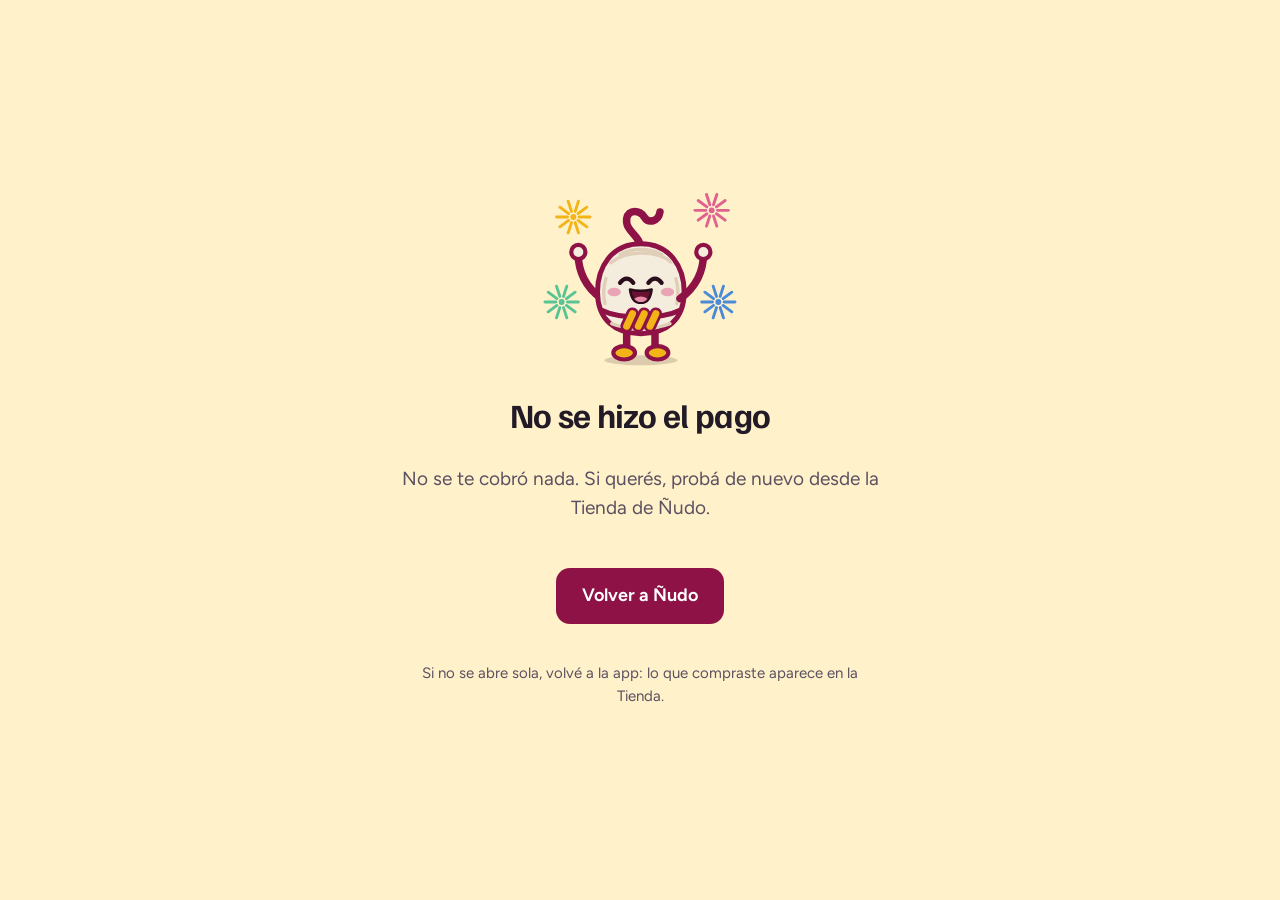
<file: gracias.html>
<!doctype html><html lang="es-AR"><head><meta charset="utf-8"><meta name="viewport" content="width=device-width, initial-scale=1"><meta name="robots" content="noindex"><title>Gracias · Ñudo</title><link rel="icon" href="logo.svg"><link rel="stylesheet" href="estilo.css"><style>/* Animaciones del muñequito. Todo ciclo divide 2,4 s: así los cuadros de Android (scripts/muneco.mjs) empalman. */
.nudo { display: block; flex: none; overflow: visible; }
.nudo g, .nudo path, .nudo ellipse { transform-box: view-box; }
@media (prefers-color-scheme: dark) { :root:not([data-theme=light]) { --n-cord: #E0628F; } }
:root[data-theme=dark] { --n-cord: #E0628F; }

.n-blink { animation: n-blink 2.4s infinite; } @keyframes n-blink { 0%, 91%, 100% { transform: none; } 95% { transform: scaleY(.1); } }
.n-tilde { animation: n-tilde 2.4s ease-in-out infinite; } @keyframes n-tilde { 0%, 100% { transform: rotate(-4deg); } 50% { transform: rotate(5deg); } }
.n-bob { animation: n-bob 1.2s ease-in-out infinite; } @keyframes n-bob { 0%, 100% { transform: none; } 50% { transform: translateY(3px); } }
.n-wave { animation: n-wave 2.4s ease-in-out infinite; } @keyframes n-wave { 0%, 45%, 100% { transform: none; } 8%, 24%, 40% { transform: rotate(14deg); } 16%, 32% { transform: rotate(-12deg); } }

.n-breathe { animation: n-breathe 2.4s ease-in-out infinite; } @keyframes n-breathe { 0%, 100% { transform: none; } 50% { transform: scale(1.03, .96); } }
.n-z { animation: n-z 2.4s linear infinite; } @keyframes n-z { 0% { opacity: 0; transform: translate(-6px, 8px) scale(.7); } 30%, 70% { opacity: 1; } 100% { opacity: 0; transform: translate(6px, -8px); } }
.n-z2 { animation-delay: -1.6s; } .n-z3 { animation-delay: -.8s; }

.n-sway { animation: n-sway 2.4s ease-in-out infinite; } @keyframes n-sway { 0%, 100% { transform: rotate(-3deg); } 50% { transform: rotate(3deg); } }
.n-leg-hang { animation: n-hang 1.2s ease-in-out infinite; } @keyframes n-hang { 0%, 100% { transform: rotate(-8deg); } 50% { transform: rotate(10deg); } }

.n-type1 { animation: n-type .3s ease-in-out infinite; } .n-type2 { animation: n-type .3s -.15s ease-in-out infinite; } @keyframes n-type { 0%, 100% { transform: none; } 50% { transform: translateY(-7px); } }
.n-steam { animation: n-steam 2.4s linear infinite; } @keyframes n-steam { 0% { opacity: 0; transform: translateY(6px); } 40% { opacity: .8; } 100% { opacity: 0; transform: translateY(-8px); } }
.n-sheet { animation: n-sheet 2.4s ease-in infinite; } @keyframes n-sheet { 0% { opacity: 0; transform: translateY(12px); } 15%, 60% { opacity: 1; transform: none; } 100% { opacity: 0; transform: translate(26px, -80px) rotate(50deg); } }

.n-run { animation: n-run .3s ease-in-out infinite; } @keyframes n-run { 0%, 100% { transform: none; } 50% { transform: translateY(-7px); } }
.n-leg-a { animation: n-leg .6s ease-in-out infinite; } .n-leg-b { animation: n-leg .6s -.3s ease-in-out infinite; } @keyframes n-leg { 0%, 100% { transform: rotate(38deg); } 50% { transform: rotate(-38deg); } }
.n-arm-a { animation: n-armr .6s ease-in-out infinite; } .n-arm-b { animation: n-armr .6s -.3s ease-in-out infinite; } @keyframes n-armr { 0%, 100% { transform: rotate(24deg); } 50% { transform: rotate(-24deg); } }
.n-belt { animation: n-belt .3s linear infinite; } @keyframes n-belt { to { stroke-dashoffset: 24; } }
.n-wind { animation: n-wind .6s linear infinite; } @keyframes n-wind { 0% { opacity: 0; transform: translateX(12px); } 40% { opacity: .8; } 100% { opacity: 0; transform: translateX(-10px); } }
.n-sweat { animation: n-sweat 1.2s ease-in infinite; } .n-s2 { animation-delay: -.6s; } @keyframes n-sweat { 0% { opacity: 0; transform: translate(8px, -4px) scale(.5); } 30% { opacity: 1; transform: none; } 100% { opacity: 0; transform: translate(-12px, 22px); } }

.n-shake { animation: n-shake .3s linear infinite; } @keyframes n-shake { 0%, 100% { transform: translateX(-2.5px); } 50% { transform: translateX(2.5px); } }
.n-step1 { animation: n-step .4s ease-in-out infinite; } .n-step2 { animation: n-step .4s -.2s ease-in-out infinite; } @keyframes n-step { 0%, 100% { transform: none; } 50% { transform: translateY(-9px); } }
.n-alarm { animation: n-alarm .2s linear infinite; } @keyframes n-alarm { 0%, 100% { transform: rotate(-9deg); } 50% { transform: rotate(9deg); } }
.n-bang { animation: n-bang .6s ease-in-out infinite; } @keyframes n-bang { 0%, 100% { transform: scale(.85); } 50% { transform: scale(1.12); } }

.n-jump { animation: n-jump .8s cubic-bezier(.4,0,.6,1) infinite; } @keyframes n-jump { 0%, 100% { transform: none; } 50% { transform: translateY(-22px); } }
.n-shadow { animation: n-shadow .8s cubic-bezier(.4,0,.6,1) infinite; } @keyframes n-shadow { 0%, 100% { transform: none; } 50% { transform: scaleX(.7); } }
.n-arm-l { animation: n-arml .4s ease-in-out infinite; } .n-arm-r { animation: n-arml .4s -.2s ease-in-out infinite; } @keyframes n-arml { 0%, 100% { transform: rotate(-7deg); } 50% { transform: rotate(9deg); } }
.n-conf { animation: n-conf 2.4s linear infinite; } .n-c1 { animation-delay: -.8s; } .n-c2 { animation-delay: -1.6s; } @keyframes n-conf { 0% { opacity: 0; transform: translateY(-24px); } 15%, 75% { opacity: 1; } 100% { opacity: 0; transform: translateY(80px) rotate(360deg); } }
@media (prefers-reduced-motion: reduce) { .nudo * { animation: none !important; } }
.n-sigh { animation: n-sigh 2.4s ease-in-out infinite; } @keyframes n-sigh { 0%, 100% { transform: none; } 50% { transform: translateY(3px) scale(1.02, .98); } }
.n-wallet { animation: n-wallet 2.4s ease-in-out infinite; } @keyframes n-wallet { 0%, 100% { transform: none; } 10% { transform: rotate(8deg); } 20% { transform: rotate(-4deg); } 30% { transform: none; } }
.n-moth { animation: n-moth 2.4s ease-in-out infinite; } @keyframes n-moth { 0% { opacity: 0; transform: translate(12px, 52px) scale(.4); } 20% { opacity: 1; transform: translate(6px, 34px) scale(.8) rotate(-12deg); } 45% { transform: translate(-6px, 12px) rotate(10deg); } 75% { opacity: 1; transform: translate(4px, -12px) rotate(-8deg); } 100% { opacity: 0; transform: translate(-4px, -36px); } }
/* Tienda: poses, compañeros y festejos */
.n-float { animation: n-float 2.4s ease-in-out infinite; } @keyframes n-float { 0%, 100% { transform: translateY(-4px); } 50% { transform: translateY(-12px); } }
.n-shadow2 { animation: n-shadow2 2.4s ease-in-out infinite; } @keyframes n-shadow2 { 0%, 100% { transform: none; } 50% { transform: scaleX(.8); opacity: .08; } }
.n-glow { animation: n-glow 2.4s ease-in-out infinite; } @keyframes n-glow { 0%, 100% { transform: scale(.94); opacity: .1; } 50% { transform: scale(1.04); opacity: .2; } }
.n-twinkle { animation: n-twinkle 1.2s ease-in-out infinite; } .n-t1 { animation-delay: -.4s; } .n-t2 { animation-delay: -.8s; } @keyframes n-twinkle { 0%, 100% { transform: scale(.4); opacity: .3; } 50% { transform: scale(1); opacity: 1; } }
.n-page { animation: n-page 2.4s ease-in-out infinite; } @keyframes n-page { 0%, 55% { transform: none; } 80%, 100% { transform: scaleX(-1); opacity: 0; } }
.n-munch { animation: n-munch 2.4s ease-in-out infinite; } @keyframes n-munch { 0%, 60%, 100% { transform: none; } 75% { transform: rotate(-26deg); } }
.n-spin { animation: n-spin 9.6s linear infinite; } @keyframes n-spin { to { transform: rotate(360deg); } }
.n-flip { animation: n-flip 1.2s ease-in-out infinite; } @keyframes n-flip { 0%, 20%, 100% { transform: none; } 55% { transform: translateY(-34px) rotate(180deg); } 85% { transform: rotate(360deg); } }
.n-paint { animation: n-paint 1.2s ease-in-out infinite; } @keyframes n-paint { 0%, 100% { transform: rotate(-6deg); } 50% { transform: rotate(8deg); } }
.n-strokes { animation: n-strokes 2.4s ease-in-out infinite; } @keyframes n-strokes { 0%, 100% { opacity: .3; } 50% { opacity: 1; } }
.n-tail { animation: n-tail 1.2s ease-in-out infinite; } @keyframes n-tail { 0%, 100% { transform: rotate(-10deg); } 50% { transform: rotate(12deg); } }
.n-hop { animation: n-jump .8s cubic-bezier(.4,0,.6,1) -.2s infinite; }
.n-oink { animation: n-bob 1.2s ease-in-out infinite; }
.n-coin { animation: n-coin .8s ease-in infinite; } @keyframes n-coin { 0% { opacity: 0; transform: translateY(-10px); } 30% { opacity: 1; } 80% { opacity: 1; transform: translateY(26px); } 100% { opacity: 0; transform: translateY(28px); } }
.n-burst { animation: n-burst 1.2s ease-out infinite; } .n-b1 { animation-delay: -.4s; } .n-b2 { animation-delay: -.8s; } @keyframes n-burst { 0% { opacity: 0; transform: scale(.2); } 20% { opacity: 1; } 100% { opacity: 0; transform: scale(1.3); } }
.n-balloon { animation: n-balloon 2.4s ease-in-out infinite; } .n-bl1 { animation-delay: -1.2s; } @keyframes n-balloon { 0%, 100% { transform: rotate(-5deg); } 50% { transform: rotate(5deg); } }
.n-bl2 { animation: n-rise 2.4s ease-in-out infinite; } @keyframes n-rise { 0%, 100% { transform: translateY(0) rotate(-4deg); } 50% { transform: translateY(-10px) rotate(4deg); } }
</style></head>
<body class="gracias-body"><main class="gracias">
<div class="gracias-nudo"><svg class="nudo" viewBox="0 0 240 240" role="img" aria-label="Ñudo festejando"><ellipse class="n-shadow" style="transform-origin:121px 220px" cx="121" cy="220" rx="44" ry="6" fill="#2A0E1B" opacity=".16"/><g class="n-jump" style="transform-origin:120px 130px"><path d="M104 186 V206" fill="none" stroke="var(--n-cord, #8E1246)" stroke-width="9" stroke-linecap="round" stroke-linejoin="round"/><path d="M138 186 V206" fill="none" stroke="var(--n-cord, #8E1246)" stroke-width="9" stroke-linecap="round" stroke-linejoin="round"/><ellipse cx="101" cy="211" rx="13" ry="8" fill="#F2B417" stroke="var(--n-cord, #8E1246)" stroke-width="5"/><ellipse cx="141" cy="211" rx="13" ry="8" fill="#F2B417" stroke="var(--n-cord, #8E1246)" stroke-width="5"/><g class="n-arm-l" style="transform-origin:74px 146px"><path d="M74 146 C54 132 46 112 46 94" fill="none" stroke="var(--n-cord, #8E1246)" stroke-width="9" stroke-linecap="round" stroke-linejoin="round"/><circle cx="46" cy="90" r="8.5" fill="#F4ECDD" stroke="var(--n-cord, #8E1246)" stroke-width="5"/></g><g class="n-tilde" style="transform-origin:121px 86px"><path d="M121 86 C121 70 102 66 104 50 C106 38 120 40 125 48 C130 56 142 54 144 42" fill="none" stroke="var(--n-cord, #8E1246)" stroke-width="9" stroke-linecap="round" stroke-linejoin="round"/></g><path d="M121 80 C156 80 173 108 173 138 C173 171 152 188 121 188 C90 188 69 171 69 138 C69 108 86 80 121 80 Z" fill="#F4ECDD" stroke="var(--n-cord, #8E1246)" stroke-width="6" stroke-linecap="round" stroke-linejoin="round"/><path d="M85 103 C102 88 140 87 157 102" fill="none" stroke="#E0CFB8" stroke-width="4" stroke-linecap="round" stroke-linejoin="round"/><path d="M96 93 C110 85 132 85 146 93" fill="none" stroke="#E0CFB8" stroke-width="4" stroke-linecap="round" stroke-linejoin="round"/><path d="M78 152 C76 144 76 132 79 122" fill="none" stroke="#E0CFB8" stroke-width="4" stroke-linecap="round" stroke-linejoin="round"/><path d="M164 152 C166 144 166 132 163 122" fill="none" stroke="#E0CFB8" stroke-width="4" stroke-linecap="round" stroke-linejoin="round"/><path d="M86 176 C106 184 136 184 156 176" fill="none" stroke="#E0CFB8" stroke-width="4" stroke-linecap="round" stroke-linejoin="round"/><ellipse cx="89" cy="138" rx="8" ry="5" fill="#E58CA8" opacity=".75"/><ellipse cx="153" cy="138" rx="8" ry="5" fill="#E58CA8" opacity=".75"/><path d="M74 160 C96 171 146 171 168 160" fill="none" stroke="var(--n-cord, #8E1246)" stroke-width="6" stroke-linecap="round" stroke-linejoin="round"/><path d="M111 164 L104 179" fill="none" stroke="var(--n-cord, #8E1246)" stroke-width="15" stroke-linecap="round" stroke-linejoin="round"/><path d="M125 164 L118 179" fill="none" stroke="var(--n-cord, #8E1246)" stroke-width="15" stroke-linecap="round" stroke-linejoin="round"/><path d="M139 164 L132 179" fill="none" stroke="var(--n-cord, #8E1246)" stroke-width="15" stroke-linecap="round" stroke-linejoin="round"/><path d="M111 164 L104 179" fill="none" stroke="#F2B417" stroke-width="8.5" stroke-linecap="round" stroke-linejoin="round"/><path d="M125 164 L118 179" fill="none" stroke="#F2B417" stroke-width="8.5" stroke-linecap="round" stroke-linejoin="round"/><path d="M139 164 L132 179" fill="none" stroke="#F2B417" stroke-width="8.5" stroke-linecap="round" stroke-linejoin="round"/><path d="M96 127 Q104 117 112 127" fill="none" stroke="#2A0E1B" stroke-width="5" stroke-linecap="round" stroke-linejoin="round"/><path d="M130 127 Q138 117 146 127" fill="none" stroke="#2A0E1B" stroke-width="5" stroke-linecap="round" stroke-linejoin="round"/><g transform="translate(0 -3)"><path d="M108 138 Q121 141 134 138 Q132 154 121 154 Q110 154 108 138 Z" fill="#6B1030" stroke="#2A0E1B" stroke-width="3" stroke-linecap="round" stroke-linejoin="round"/><path d="M113 149 Q121 144 129 149 Q126 153 121 153 Q116 153 113 149 Z" fill="#E58CA8" stroke="none" stroke-width="0" stroke-linecap="round" stroke-linejoin="round"/></g><g class="n-arm-r" style="transform-origin:168px 146px"><path d="M168 146 C188 132 196 112 196 94" fill="none" stroke="var(--n-cord, #8E1246)" stroke-width="9" stroke-linecap="round" stroke-linejoin="round"/><circle cx="196" cy="90" r="8.5" fill="#F4ECDD" stroke="var(--n-cord, #8E1246)" stroke-width="5"/></g></g><g class="n-burst n-b0" style="transform-origin:40px 48px"><path d="M47.0 48.0 L60.0 48.0" fill="none" stroke="#F2B417" stroke-width="3.5" stroke-linecap="round" stroke-linejoin="round"/><path d="M45.7 52.1 L56.2 59.8" fill="none" stroke="#F2B417" stroke-width="3.5" stroke-linecap="round" stroke-linejoin="round"/><path d="M42.2 54.7 L46.2 67.0" fill="none" stroke="#F2B417" stroke-width="3.5" stroke-linecap="round" stroke-linejoin="round"/><path d="M37.8 54.7 L33.8 67.0" fill="none" stroke="#F2B417" stroke-width="3.5" stroke-linecap="round" stroke-linejoin="round"/><path d="M34.3 52.1 L23.8 59.8" fill="none" stroke="#F2B417" stroke-width="3.5" stroke-linecap="round" stroke-linejoin="round"/><path d="M33.0 48.0 L20.0 48.0" fill="none" stroke="#F2B417" stroke-width="3.5" stroke-linecap="round" stroke-linejoin="round"/><path d="M34.3 43.9 L23.8 36.2" fill="none" stroke="#F2B417" stroke-width="3.5" stroke-linecap="round" stroke-linejoin="round"/><path d="M37.8 41.3 L33.8 29.0" fill="none" stroke="#F2B417" stroke-width="3.5" stroke-linecap="round" stroke-linejoin="round"/><path d="M42.2 41.3 L46.2 29.0" fill="none" stroke="#F2B417" stroke-width="3.5" stroke-linecap="round" stroke-linejoin="round"/><path d="M45.7 43.9 L56.2 36.2" fill="none" stroke="#F2B417" stroke-width="3.5" stroke-linecap="round" stroke-linejoin="round"/><circle cx="40" cy="48" r="3.5" fill="#F2B417" stroke="none" stroke-width="0"/></g><g class="n-burst n-b1" style="transform-origin:206px 40px"><path d="M213.0 40.0 L226.0 40.0" fill="none" stroke="#E0628F" stroke-width="3.5" stroke-linecap="round" stroke-linejoin="round"/><path d="M211.7 44.1 L222.2 51.8" fill="none" stroke="#E0628F" stroke-width="3.5" stroke-linecap="round" stroke-linejoin="round"/><path d="M208.2 46.7 L212.2 59.0" fill="none" stroke="#E0628F" stroke-width="3.5" stroke-linecap="round" stroke-linejoin="round"/><path d="M203.8 46.7 L199.8 59.0" fill="none" stroke="#E0628F" stroke-width="3.5" stroke-linecap="round" stroke-linejoin="round"/><path d="M200.3 44.1 L189.8 51.8" fill="none" stroke="#E0628F" stroke-width="3.5" stroke-linecap="round" stroke-linejoin="round"/><path d="M199.0 40.0 L186.0 40.0" fill="none" stroke="#E0628F" stroke-width="3.5" stroke-linecap="round" stroke-linejoin="round"/><path d="M200.3 35.9 L189.8 28.2" fill="none" stroke="#E0628F" stroke-width="3.5" stroke-linecap="round" stroke-linejoin="round"/><path d="M203.8 33.3 L199.8 21.0" fill="none" stroke="#E0628F" stroke-width="3.5" stroke-linecap="round" stroke-linejoin="round"/><path d="M208.2 33.3 L212.2 21.0" fill="none" stroke="#E0628F" stroke-width="3.5" stroke-linecap="round" stroke-linejoin="round"/><path d="M211.7 35.9 L222.2 28.2" fill="none" stroke="#E0628F" stroke-width="3.5" stroke-linecap="round" stroke-linejoin="round"/><circle cx="206" cy="40" r="3.5" fill="#E0628F" stroke="none" stroke-width="0"/></g><g class="n-burst n-b2" style="transform-origin:214px 150px"><path d="M221.0 150.0 L234.0 150.0" fill="none" stroke="#4A8AD8" stroke-width="3.5" stroke-linecap="round" stroke-linejoin="round"/><path d="M219.7 154.1 L230.2 161.8" fill="none" stroke="#4A8AD8" stroke-width="3.5" stroke-linecap="round" stroke-linejoin="round"/><path d="M216.2 156.7 L220.2 169.0" fill="none" stroke="#4A8AD8" stroke-width="3.5" stroke-linecap="round" stroke-linejoin="round"/><path d="M211.8 156.7 L207.8 169.0" fill="none" stroke="#4A8AD8" stroke-width="3.5" stroke-linecap="round" stroke-linejoin="round"/><path d="M208.3 154.1 L197.8 161.8" fill="none" stroke="#4A8AD8" stroke-width="3.5" stroke-linecap="round" stroke-linejoin="round"/><path d="M207.0 150.0 L194.0 150.0" fill="none" stroke="#4A8AD8" stroke-width="3.5" stroke-linecap="round" stroke-linejoin="round"/><path d="M208.3 145.9 L197.8 138.2" fill="none" stroke="#4A8AD8" stroke-width="3.5" stroke-linecap="round" stroke-linejoin="round"/><path d="M211.8 143.3 L207.8 131.0" fill="none" stroke="#4A8AD8" stroke-width="3.5" stroke-linecap="round" stroke-linejoin="round"/><path d="M216.2 143.3 L220.2 131.0" fill="none" stroke="#4A8AD8" stroke-width="3.5" stroke-linecap="round" stroke-linejoin="round"/><path d="M219.7 145.9 L230.2 138.2" fill="none" stroke="#4A8AD8" stroke-width="3.5" stroke-linecap="round" stroke-linejoin="round"/><circle cx="214" cy="150" r="3.5" fill="#4A8AD8" stroke="none" stroke-width="0"/></g><g class="n-burst n-b0" style="transform-origin:26px 150px"><path d="M33.0 150.0 L46.0 150.0" fill="none" stroke="#58C495" stroke-width="3.5" stroke-linecap="round" stroke-linejoin="round"/><path d="M31.7 154.1 L42.2 161.8" fill="none" stroke="#58C495" stroke-width="3.5" stroke-linecap="round" stroke-linejoin="round"/><path d="M28.2 156.7 L32.2 169.0" fill="none" stroke="#58C495" stroke-width="3.5" stroke-linecap="round" stroke-linejoin="round"/><path d="M23.8 156.7 L19.8 169.0" fill="none" stroke="#58C495" stroke-width="3.5" stroke-linecap="round" stroke-linejoin="round"/><path d="M20.3 154.1 L9.8 161.8" fill="none" stroke="#58C495" stroke-width="3.5" stroke-linecap="round" stroke-linejoin="round"/><path d="M19.0 150.0 L6.0 150.0" fill="none" stroke="#58C495" stroke-width="3.5" stroke-linecap="round" stroke-linejoin="round"/><path d="M20.3 145.9 L9.8 138.2" fill="none" stroke="#58C495" stroke-width="3.5" stroke-linecap="round" stroke-linejoin="round"/><path d="M23.8 143.3 L19.8 131.0" fill="none" stroke="#58C495" stroke-width="3.5" stroke-linecap="round" stroke-linejoin="round"/><path d="M28.2 143.3 L32.2 131.0" fill="none" stroke="#58C495" stroke-width="3.5" stroke-linecap="round" stroke-linejoin="round"/><path d="M31.7 145.9 L42.2 138.2" fill="none" stroke="#58C495" stroke-width="3.5" stroke-linecap="round" stroke-linejoin="round"/><circle cx="26" cy="150" r="3.5" fill="#58C495" stroke="none" stroke-width="0"/></g></svg></div>
<h1 id="g-tit">Revisando tu pago…</h1>
<p class="lede" id="g-txt">Un segundo.</p>
<p><a class="btn primary big" href="nudo://open/tienda">Volver a Ñudo</a></p>
<p class="muted small">Si no se abre sola, volvé a la app: lo que compraste aparece en la Tienda.</p>
</main><script>window.NUBE = {"url":"https://dftoycaxdmlvxpwhorxl.supabase.co","key":"sb_publishable_GLHUuR6beWAKiunNM-rqWg_QyamL08m"}</script><script src="gracias.js"></script></body></html>
</file>
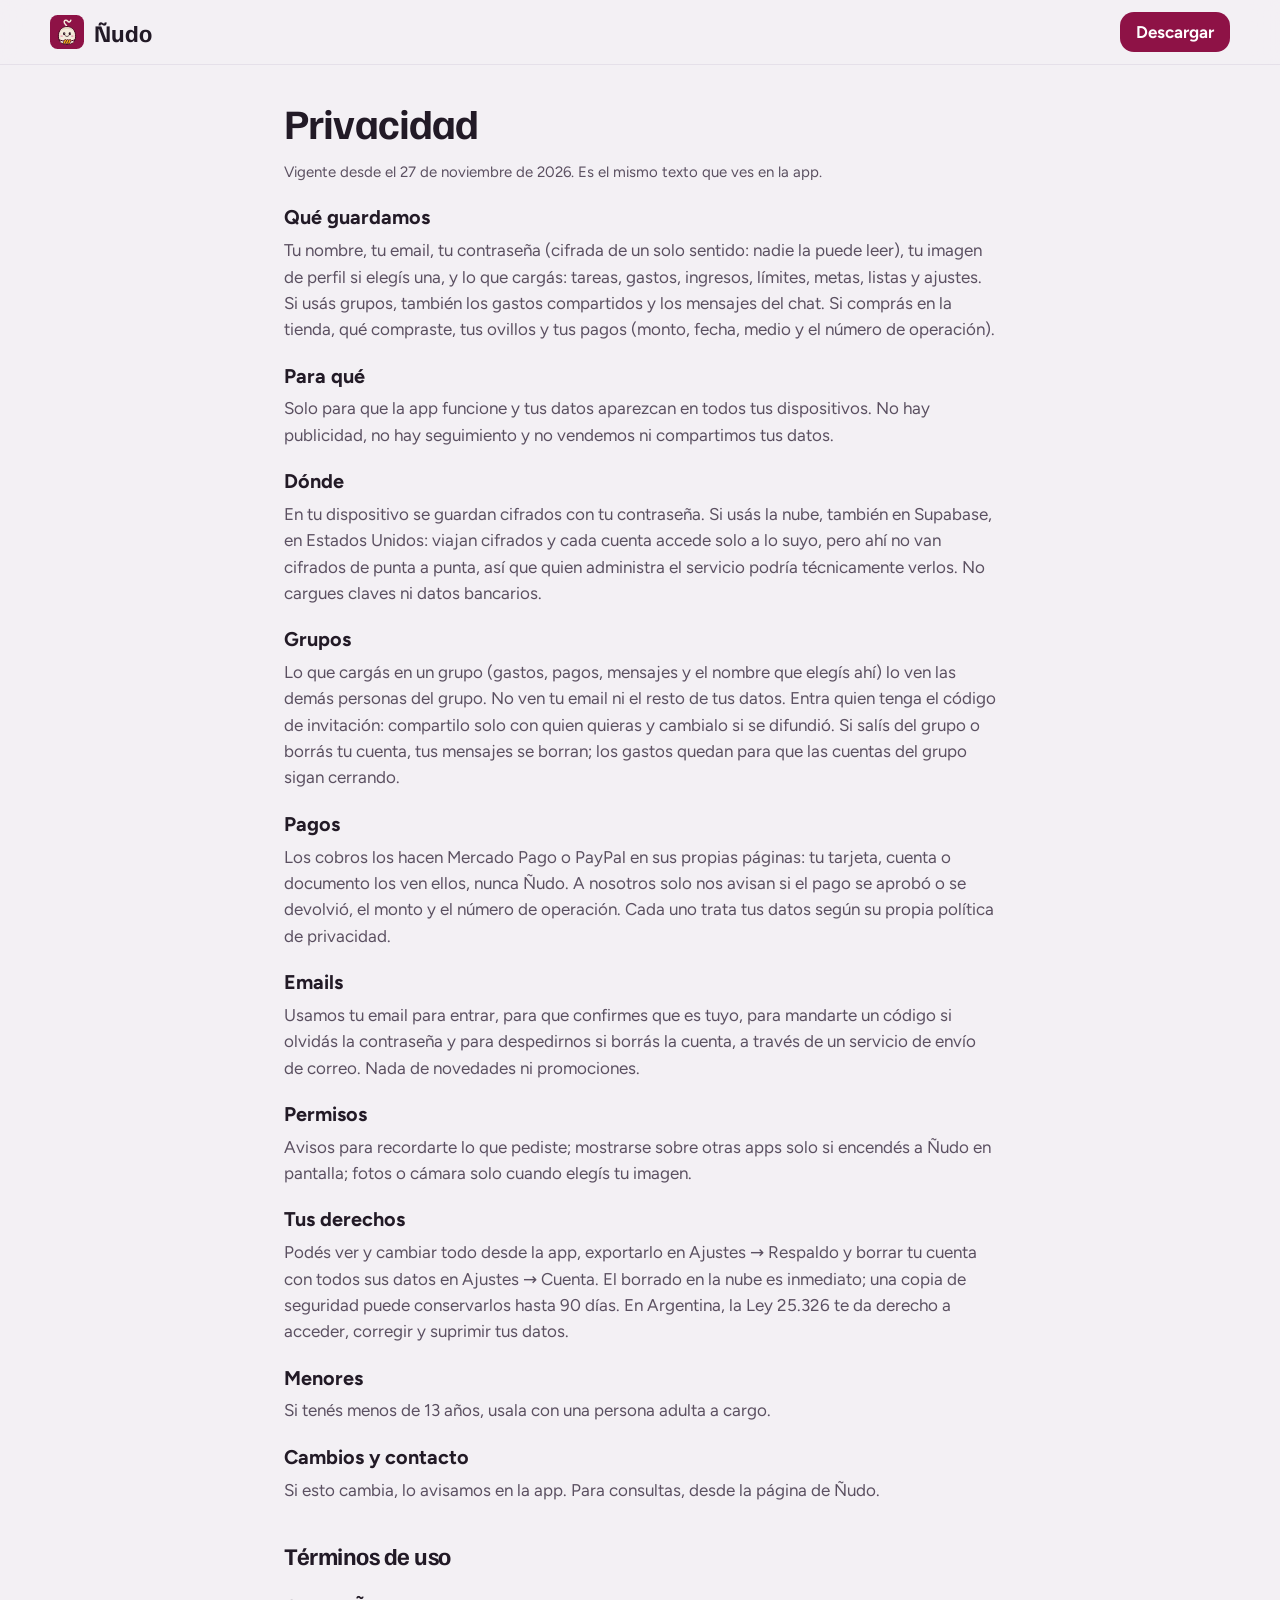
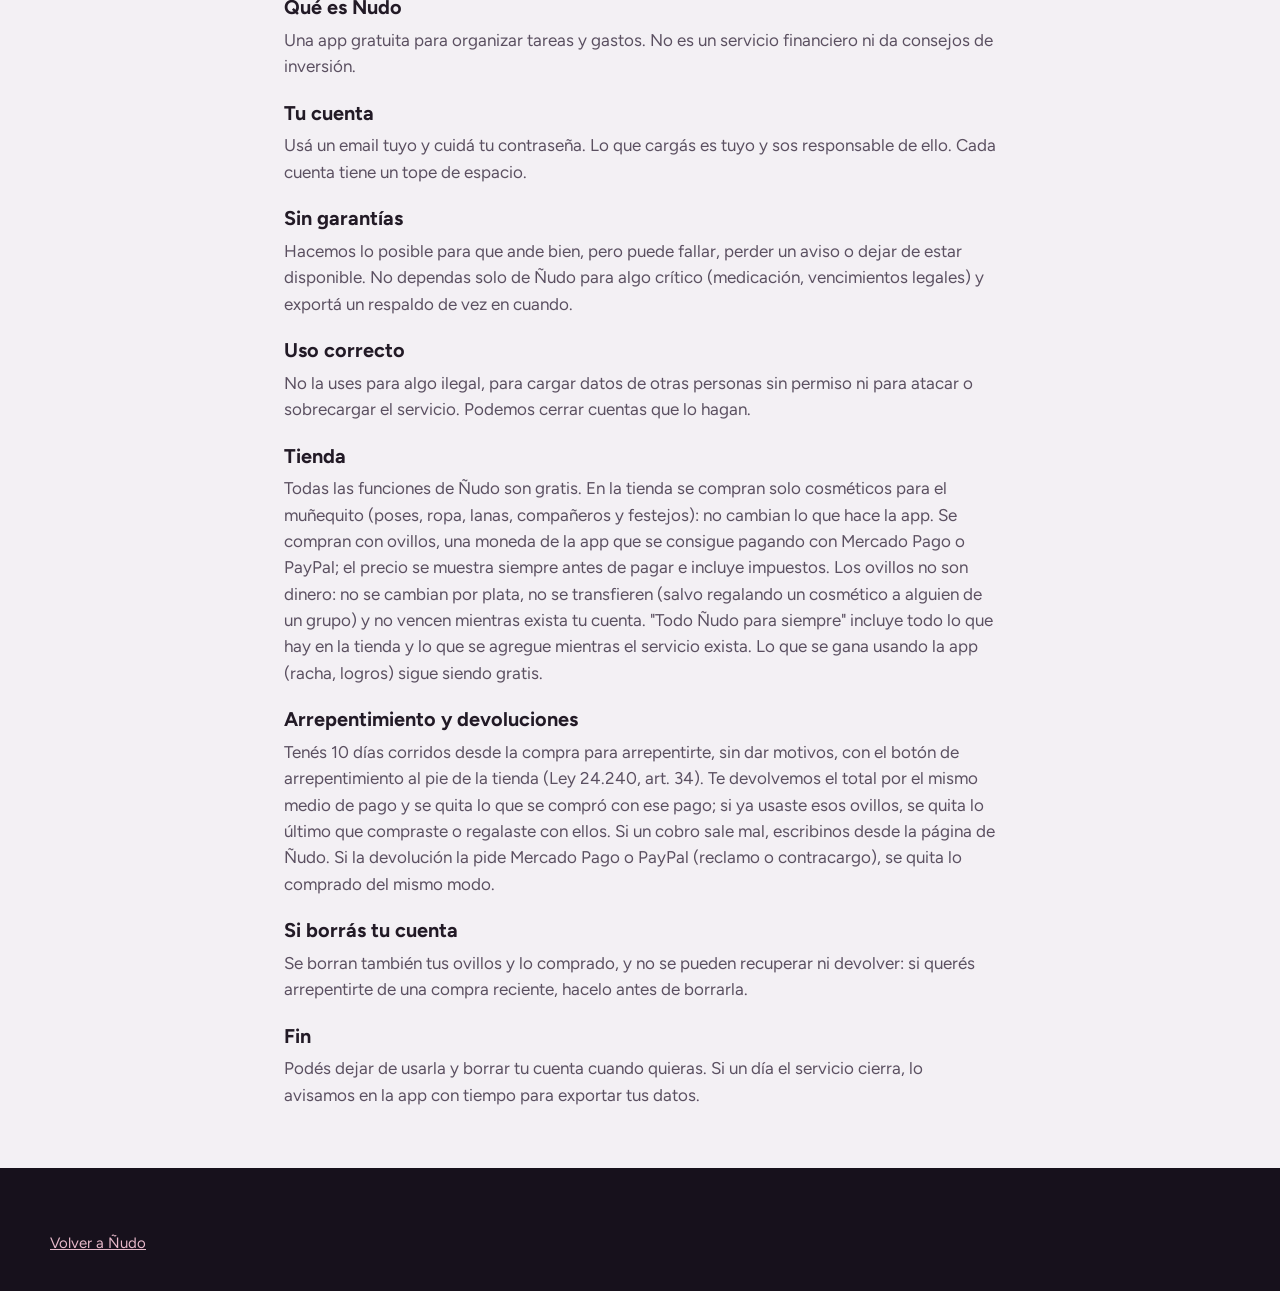
<file: privacidad.html>
<!doctype html><html lang="es-AR"><head><meta charset="utf-8"><meta name="viewport" content="width=device-width, initial-scale=1"><title>Privacidad y términos · Ñudo</title><link rel="icon" href="logo.svg"><link rel="stylesheet" href="estilo.css"></head>
<body><header class="top"><a class="marca" href="./"><img src="logo.svg" width="34" height="34" alt=""><span>Ñudo</span></a><nav aria-label="Secciones"><a href="./#bajar" class="btn primary chico">Descargar</a></nav></header>
<main class="legal"><h1>Privacidad</h1><p class="small">Vigente desde el 27 de noviembre de 2026. Es el mismo texto que ves en la app.</p>
<h3>Qué guardamos</h3><p>Tu nombre, tu email, tu contraseña (cifrada de un solo sentido: nadie la puede leer), tu imagen de perfil si elegís una, y lo que cargás: tareas, gastos, ingresos, límites, metas, listas y ajustes. Si usás grupos, también los gastos compartidos y los mensajes del chat. Si comprás en la tienda, qué compraste, tus ovillos y tus pagos (monto, fecha, medio y el número de operación).</p>
<h3>Para qué</h3><p>Solo para que la app funcione y tus datos aparezcan en todos tus dispositivos. No hay publicidad, no hay seguimiento y no vendemos ni compartimos tus datos.</p>
<h3>Dónde</h3><p>En tu dispositivo se guardan cifrados con tu contraseña. Si usás la nube, también en Supabase, en Estados Unidos: viajan cifrados y cada cuenta accede solo a lo suyo, pero ahí no van cifrados de punta a punta, así que quien administra el servicio podría técnicamente verlos. No cargues claves ni datos bancarios.</p>
<h3>Grupos</h3><p>Lo que cargás en un grupo (gastos, pagos, mensajes y el nombre que elegís ahí) lo ven las demás personas del grupo. No ven tu email ni el resto de tus datos. Entra quien tenga el código de invitación: compartilo solo con quien quieras y cambialo si se difundió. Si salís del grupo o borrás tu cuenta, tus mensajes se borran; los gastos quedan para que las cuentas del grupo sigan cerrando.</p>
<h3>Pagos</h3><p>Los cobros los hacen Mercado Pago o PayPal en sus propias páginas: tu tarjeta, cuenta o documento los ven ellos, nunca Ñudo. A nosotros solo nos avisan si el pago se aprobó o se devolvió, el monto y el número de operación. Cada uno trata tus datos según su propia política de privacidad.</p>
<h3>Emails</h3><p>Usamos tu email para entrar, para que confirmes que es tuyo, para mandarte un código si olvidás la contraseña y para despedirnos si borrás la cuenta, a través de un servicio de envío de correo. Nada de novedades ni promociones.</p>
<h3>Permisos</h3><p>Avisos para recordarte lo que pediste; mostrarse sobre otras apps solo si encendés a Ñudo en pantalla; fotos o cámara solo cuando elegís tu imagen.</p>
<h3>Tus derechos</h3><p>Podés ver y cambiar todo desde la app, exportarlo en Ajustes → Respaldo y borrar tu cuenta con todos sus datos en Ajustes → Cuenta. El borrado en la nube es inmediato; una copia de seguridad puede conservarlos hasta 90 días. En Argentina, la Ley 25.326 te da derecho a acceder, corregir y suprimir tus datos.</p>
<h3>Menores</h3><p>Si tenés menos de 13 años, usala con una persona adulta a cargo.</p>
<h3>Cambios y contacto</h3><p>Si esto cambia, lo avisamos en la app. Para consultas, desde la página de Ñudo.</p>
<h2 id="terminos">Términos de uso</h2>
<h3>Qué es Ñudo</h3><p>Una app gratuita para organizar tareas y gastos. No es un servicio financiero ni da consejos de inversión.</p>
<h3>Tu cuenta</h3><p>Usá un email tuyo y cuidá tu contraseña. Lo que cargás es tuyo y sos responsable de ello. Cada cuenta tiene un tope de espacio.</p>
<h3>Sin garantías</h3><p>Hacemos lo posible para que ande bien, pero puede fallar, perder un aviso o dejar de estar disponible. No dependas solo de Ñudo para algo crítico (medicación, vencimientos legales) y exportá un respaldo de vez en cuando.</p>
<h3>Uso correcto</h3><p>No la uses para algo ilegal, para cargar datos de otras personas sin permiso ni para atacar o sobrecargar el servicio. Podemos cerrar cuentas que lo hagan.</p>
<h3>Tienda</h3><p>Todas las funciones de Ñudo son gratis. En la tienda se compran solo cosméticos para el muñequito (poses, ropa, lanas, compañeros y festejos): no cambian lo que hace la app. Se compran con ovillos, una moneda de la app que se consigue pagando con Mercado Pago o PayPal; el precio se muestra siempre antes de pagar e incluye impuestos. Los ovillos no son dinero: no se cambian por plata, no se transfieren (salvo regalando un cosmético a alguien de un grupo) y no vencen mientras exista tu cuenta. &quot;Todo Ñudo para siempre&quot; incluye todo lo que hay en la tienda y lo que se agregue mientras el servicio exista. Lo que se gana usando la app (racha, logros) sigue siendo gratis.</p>
<h3>Arrepentimiento y devoluciones</h3><p>Tenés 10 días corridos desde la compra para arrepentirte, sin dar motivos, con el botón de arrepentimiento al pie de la tienda (Ley 24.240, art. 34). Te devolvemos el total por el mismo medio de pago y se quita lo que se compró con ese pago; si ya usaste esos ovillos, se quita lo último que compraste o regalaste con ellos. Si un cobro sale mal, escribinos desde la página de Ñudo. Si la devolución la pide Mercado Pago o PayPal (reclamo o contracargo), se quita lo comprado del mismo modo.</p>
<h3>Si borrás tu cuenta</h3><p>Se borran también tus ovillos y lo comprado, y no se pueden recuperar ni devolver: si querés arrepentirte de una compra reciente, hacelo antes de borrarla.</p>
<h3>Fin</h3><p>Podés dejar de usarla y borrar tu cuenta cuando quieras. Si un día el servicio cierra, lo avisamos en la app con tiempo para exportar tus datos.</p></main>
<footer class="pie"><div class="pie-in"><p class="legal-pie"><a href="./">Volver a Ñudo</a></p></div></footer></body></html>
</file>
<file: estilo.css>
/* Página de descargas: los mismos colores, letras y muñequito que la app. */
@font-face { font-family: 'Figtree'; src: url(fuentes/figtree.woff2) format('woff2'); font-weight: 300 900; font-display: swap; }
@font-face { font-family: 'Familjen'; src: url(fuentes/familjen.woff2) format('woff2'); font-weight: 400 700; font-display: swap; }
:root {
  --bg: #F3F0F4; --surface: #FFFFFF; --sunk: #E9E4EB; --line: #DCD5DF; --ink: #221A26; --ink-2: #5B5061; --ink-3: #74697B;
  --brand: #8E1246; --brand-soft: #F6E3EB; --knot: #F2B417; --wool: #F4ECDD;
  color-scheme: light;
}
* { box-sizing: border-box; }
body { margin: 0; background: var(--bg); color: var(--ink); font: 400 17px/1.55 Figtree, system-ui, sans-serif; -webkit-font-smoothing: antialiased; overflow-x: hidden; }
h1, h2 { font-family: Familjen, Figtree, system-ui, sans-serif; letter-spacing: -.02em; margin: 0; text-wrap: balance; }
a { color: var(--brand); }
code { font: 13px ui-monospace, Consolas, monospace; overflow-wrap: anywhere; }
.muted { color: var(--ink-2); } .small { font-size: 15px; }
:focus-visible { outline: 3px solid var(--knot); outline-offset: 2px; }
.btn { display: inline-flex; align-items: center; justify-content: center; gap: 8px; min-height: 46px; padding: 0 20px; border-radius: 14px; background: var(--sunk); color: var(--ink); font-weight: 650; text-decoration: none; white-space: nowrap; border: 0; font-size: inherit; cursor: pointer; }
.btn:hover { filter: brightness(.95); }
.btn.primary { background: var(--brand); color: #fff; } .btn.big { min-height: 56px; font-size: 18px; padding: 0 26px; } .btn.chico { min-height: 40px; padding: 0 16px; }
.eyebrow { color: var(--brand); font-weight: 700; margin: 0 0 10px; letter-spacing: .01em; }
.lede { font-size: 19px; color: var(--ink-2); margin: 16px 0 22px; max-width: 36em; }

/* barra de arriba */
.top { position: fixed; inset: 0 0 auto; z-index: 50; display: flex; align-items: center; justify-content: space-between; gap: 16px; padding: 12px max(24px, calc((100vw - 1180px) / 2)); background: color-mix(in srgb, var(--bg) 82%, transparent); backdrop-filter: blur(14px); border-bottom: 1px solid color-mix(in srgb, var(--line) 60%, transparent); }
.marca { display: flex; align-items: center; gap: 10px; color: var(--ink); text-decoration: none; font: 700 24px Familjen, system-ui; }
.top nav { display: flex; gap: 18px; align-items: center; } .top nav a:not(.btn) { color: var(--ink-2); text-decoration: none; font-weight: 600; }

/* hero: Ñudo que va cambiando, con la app detrás */
.hero { position: relative; min-height: 100svh; display: grid; align-items: center; overflow: hidden; padding: 96px 0 48px; isolation: isolate; }
.pared { position: absolute; inset: -20% -10% -20% 30%; z-index: -2; display: grid; grid-template-columns: repeat(3, 1fr); gap: 28px; transform: rotate(-8deg); opacity: .75; }
.pared .col { display: grid; gap: 28px; animation: sube 60s linear infinite; }
.pared .col:nth-child(2) { animation-duration: 75s; animation-direction: reverse; } .pared .col:nth-child(3) { animation-duration: 68s; }
.pared img { width: 100%; border-radius: 18px; box-shadow: 0 20px 50px -20px rgb(60 10 30 / .45); }
@keyframes sube { to { transform: translateY(-50%); } }
.hero::after { content: ''; position: absolute; inset: 0; z-index: -1; background: linear-gradient(90deg, var(--bg) 0 38%, color-mix(in srgb, var(--bg) 55%, transparent) 62%, color-mix(in srgb, var(--bg) 20%, transparent)), linear-gradient(0deg, var(--bg), transparent 22%); }
.hero-in { width: min(1180px, 100% - 48px); margin: 0 auto; display: grid; grid-template-columns: 1.15fr 1fr; gap: 32px; align-items: center; }
.hero h1 { font-size: clamp(40px, 6.2vw, 74px); line-height: 1; }
.hero h1 span { display: block; color: var(--brand); }
.cta { display: flex; gap: 12px; flex-wrap: wrap; }
.escenario { margin: 0; display: grid; justify-items: center; gap: 10px; }
.pases { position: relative; width: min(440px, 100%); aspect-ratio: 1; }
.pases::before { content: ''; position: absolute; inset: 9%; border-radius: 50%; background: radial-gradient(circle, var(--wool) 0 58%, transparent 72%); }
.pase { position: absolute; inset: 0; opacity: 0; transform: scale(.88) translateY(12px); transition: opacity .55s, transform .7s cubic-bezier(.2, .8, .2, 1); }
.pase.on { opacity: 1; transform: none; }
.pase svg { width: 100%; height: 100%; display: block; }
#pase-txt { font: 650 18px Familjen, Figtree, system-ui; background: var(--surface); border: 1px solid var(--line); border-radius: 99px; padding: 6px 16px; min-height: 40px; }
.puntos { display: flex; gap: 6px; } .puntos button { width: 10px; height: 10px; border-radius: 50%; border: 0; padding: 0; background: var(--line); cursor: pointer; } .puntos button[aria-selected=true] { background: var(--brand); width: 26px; border-radius: 6px; }

/* pila: cada sección queda quieta y la siguiente le pasa por encima */
.pila { position: relative; }
.panel { position: sticky; top: var(--t, 0px); min-height: 100svh; display: grid; align-items: center; border-radius: 36px 36px 0 0; box-shadow: 0 -24px 60px -30px rgb(40 10 25 / .45); padding: 96px 0 56px; overflow: hidden; }
.panel-in { width: min(1180px, 100% - 48px); margin: 0 auto; display: grid; grid-template-columns: 1fr 1.25fr; gap: 48px; align-items: center; transform: scale(calc(1 - var(--p, 0) * .06)); filter: brightness(calc(1 - var(--p, 0) * .3)); transform-origin: 50% 0; }
.panel-in.solo { grid-template-columns: 1fr; }
.panel h2 { font-size: clamp(32px, 4.4vw, 54px); line-height: 1.04; }
.lista { list-style: none; padding: 0; margin: 0; display: grid; gap: 10px; }
.lista li { padding-left: 26px; position: relative; color: var(--ink-2); }
.lista li::before { content: ''; position: absolute; left: 2px; top: .38em; width: 14px; height: 14px; border-radius: 4px; background: linear-gradient(160deg, transparent 0 18%, var(--knot) 18% 36%, transparent 36% 48%, var(--knot) 48% 66%, transparent 66% 78%, var(--knot) 78%); }
.lista b { color: var(--ink); }
.media { position: relative; }
.media img { display: block; max-width: 100%; height: auto; }
.pc { width: 100%; border-radius: 16px; border: 1px solid rgb(0 0 0 / .08); box-shadow: 0 30px 70px -30px rgb(40 10 25 / .5); }
.doble { padding: 0 0 12% 10%; } .doble .atras { position: absolute; width: 62%; right: -4%; bottom: 0; }
.doble .pc:first-child { width: 92%; }
.celus { display: flex; gap: 16px; justify-content: center; align-items: flex-end; }
.cel { width: 31%; max-width: 230px; border-radius: 26px; border: 6px solid #120C16; box-shadow: 0 30px 60px -30px rgb(0 0 0 / .6); }
.celus .cel:nth-child(2) { transform: translateY(-28px); }
.flota .globo-img { position: absolute; width: 38%; right: -6%; bottom: -14%; filter: drop-shadow(0 18px 30px rgb(0 0 0 / .35)); }
.estados { display: grid; grid-template-columns: repeat(4, 1fr); gap: 4px; margin: 0 0 18px; max-width: 420px; }
.estados figure { margin: 0; text-align: center; font-size: 12.5px; color: var(--ink-3); }
.estados svg { width: 100%; height: auto; display: block; }

/* recortes de tarjeta (metas, vestuario): sin la app alrededor */
.media .tarjeta { width: min(560px, 100%); margin: 0 auto; border-radius: 20px; }

/* colores de cada panel */
.p-blanco { background: var(--surface); }
.p-lana { background: var(--wool); }
.p-amarillo { background: #FFF1C9; }
.p-cochinilla { background: var(--brand); --ink: #FFF; --ink-2: #F3D7E1; --ink-3: #E7B9CA; --n-cord: #F4ECDD; } .p-cochinilla .eyebrow { color: var(--knot); }
.p-noche { background: #17111C; --ink: #F3EEF5; --ink-2: #C9BDCF; --ink-3: #A496AD; --n-cord: #E0628F; } .p-noche .eyebrow { color: var(--knot); }
.p-cochinilla, .p-noche { color: var(--ink); }

/* descargar */
.bajar .panel-in { gap: 8px; }
.sistemas { list-style: none; padding: 0; margin: 16px 0; display: grid; grid-template-columns: repeat(3, 1fr); gap: 12px; }
.sistemas li { display: grid; gap: 2px; align-content: start; border: 1px solid var(--line); border-radius: 16px; padding: 14px 16px 16px; background: var(--bg); }
.sistemas li span { color: var(--ink-3); font-size: 15px; margin-bottom: 10px; }
.sistemas li.tuyo { border-color: var(--brand); background: var(--brand-soft); }
.sistemas li.sin { opacity: .55; } .sistemas li.sin span::after { content: ' · pronto'; }
.ayuda { display: grid; gap: 8px; margin-top: 12px; }
details { border-top: 1px solid var(--line); padding: 10px 0 2px; } summary { cursor: pointer; font-weight: 650; } details p { color: var(--ink-2); margin: 8px 0; }
.huellas { list-style: none; padding: 0; display: grid; gap: 8px; } .huellas li { display: grid; font-size: 14px; } .huellas code { color: var(--ink-2); }

/* pie con donaciones */
.pie { position: relative; z-index: 2; background: #17111C; color: #F3EEF5; padding: 64px 0 36px; }
.pie-in { width: min(1180px, 100% - 48px); margin: 0 auto; display: grid; gap: 36px; }
.donar { display: grid; grid-template-columns: 180px 1fr; gap: 28px; align-items: center; --n-cord: #E0628F; }
.donar svg { width: 100%; height: auto; }
.donar h2 { font-size: 36px; } .donar p { color: #C9BDCF; margin: 8px 0 18px; max-width: 34em; }
.donar .btns { display: flex; gap: 12px; flex-wrap: wrap; }
.btn.mp { background: #009EE3; color: #fff; } .btn.pp { background: #FFC439; color: #111; }
.btn .marca-ico { width: 22px; height: 22px; }
.legal-pie { display: flex; align-items: center; gap: 8px; color: #A496AD; margin: 0; font-size: 15px; } .legal-pie a { color: #E7B9CA; }

.legal { max-width: 760px; margin: 90px auto 60px; padding: 0 24px; } .legal h1 { font-size: 42px; margin: 20px 0 6px; } .legal h2 { font-size: 24px; margin: 34px 0 6px; } .legal h3 { margin: 18px 0 4px; } .legal p { margin: 0; color: var(--ink-2); }

@media (max-width: 980px) {
  .hero-in, .panel-in { grid-template-columns: 1fr; gap: 28px; }
  .escenario { order: -1; } .pases { width: min(300px, 80vw); }
  .hero { padding-top: 84px; } .pared { inset: -10% -30%; grid-template-columns: repeat(2, 1fr); opacity: .45; }
  .hero::after { background: linear-gradient(0deg, var(--bg) 45%, color-mix(in srgb, var(--bg) 45%, transparent)); }
  .panel { padding: 84px 0 40px; border-radius: 28px 28px 0 0; }
  .sistemas { grid-template-columns: 1fr 1fr; }
}
@media (max-width: 560px) {
  .top nav a:not(.btn) { display: none; }
  .sistemas { grid-template-columns: 1fr; } .btn { white-space: normal; text-align: center; }
  .donar { grid-template-columns: 1fr; } .donar svg { width: 140px; }
  .lede { font-size: 17px; } .estados { grid-template-columns: repeat(4, 1fr); }
}
@media (prefers-reduced-motion: reduce) {
  .pared .col { animation: none; } .pase { transition: none; }
  .panel { position: relative; top: 0 !important; } .panel-in { transform: none; filter: none; }
}

/* Tienda: vidriera de cosméticos */
.vidriera { display: grid; grid-template-columns: repeat(4, 1fr); gap: 10px; align-content: center; }
.vidriera figure { margin: 0; display: grid; justify-items: center; gap: 2px; padding: 10px 6px 12px; border-radius: 18px; background: rgb(255 255 255 / .72); box-shadow: 0 1px 0 rgb(0 0 0 / .05); }
.vidriera svg { width: 100%; max-width: 120px; height: auto; display: block; }
.vidriera figcaption { display: grid; text-align: center; font-size: 13px; line-height: 1.25; } .vidriera figcaption span { color: #6B5A2A; }
@media (max-width: 760px) { .vidriera { grid-template-columns: repeat(3, 1fr); gap: 8px; } }

/* Gracias (vuelta de Mercado Pago y PayPal) */
.gracias-body { min-height: 100dvh; display: grid; place-items: center; background: #FFF1C9; }
.gracias { display: grid; justify-items: center; text-align: center; gap: 6px; padding: 32px 20px; max-width: 520px; }
.gracias-nudo svg { width: 200px; height: 200px; display: block; }
.gracias h1 { margin: 6px 0 0; }
</file>
